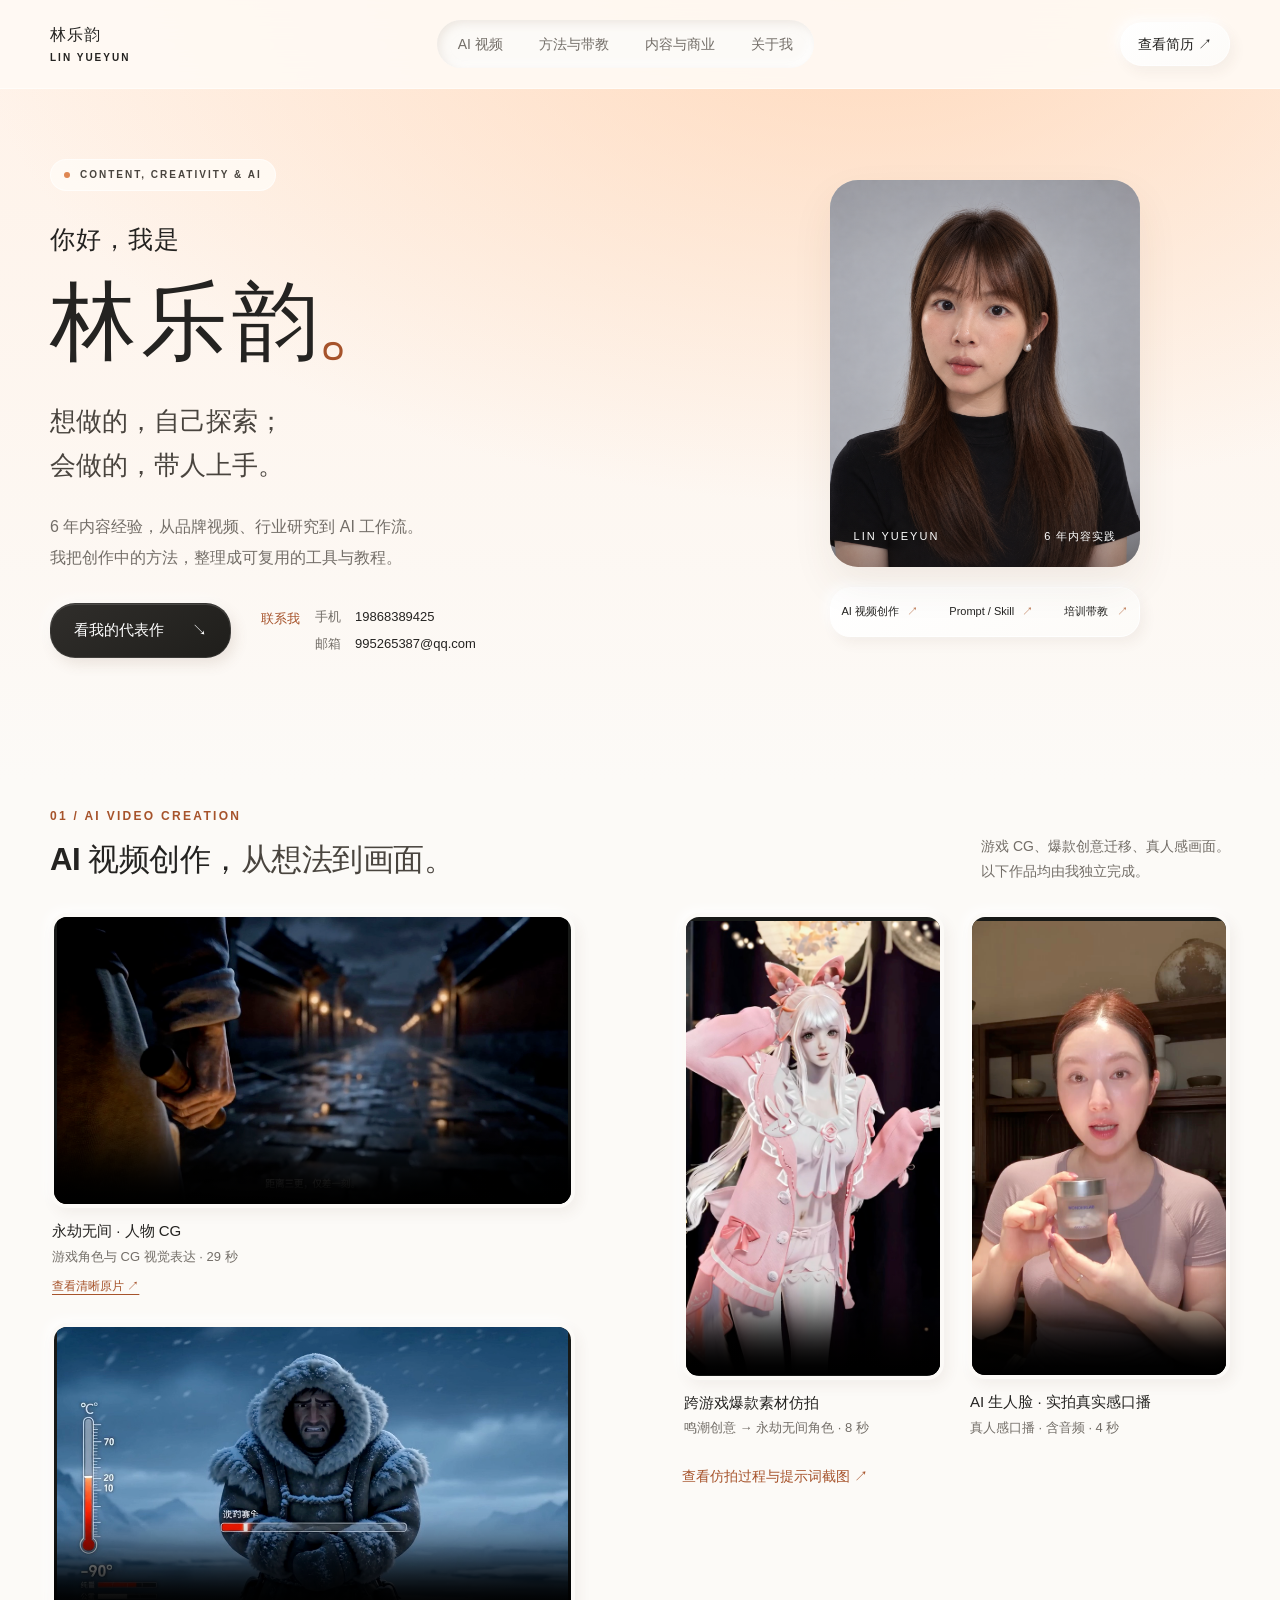
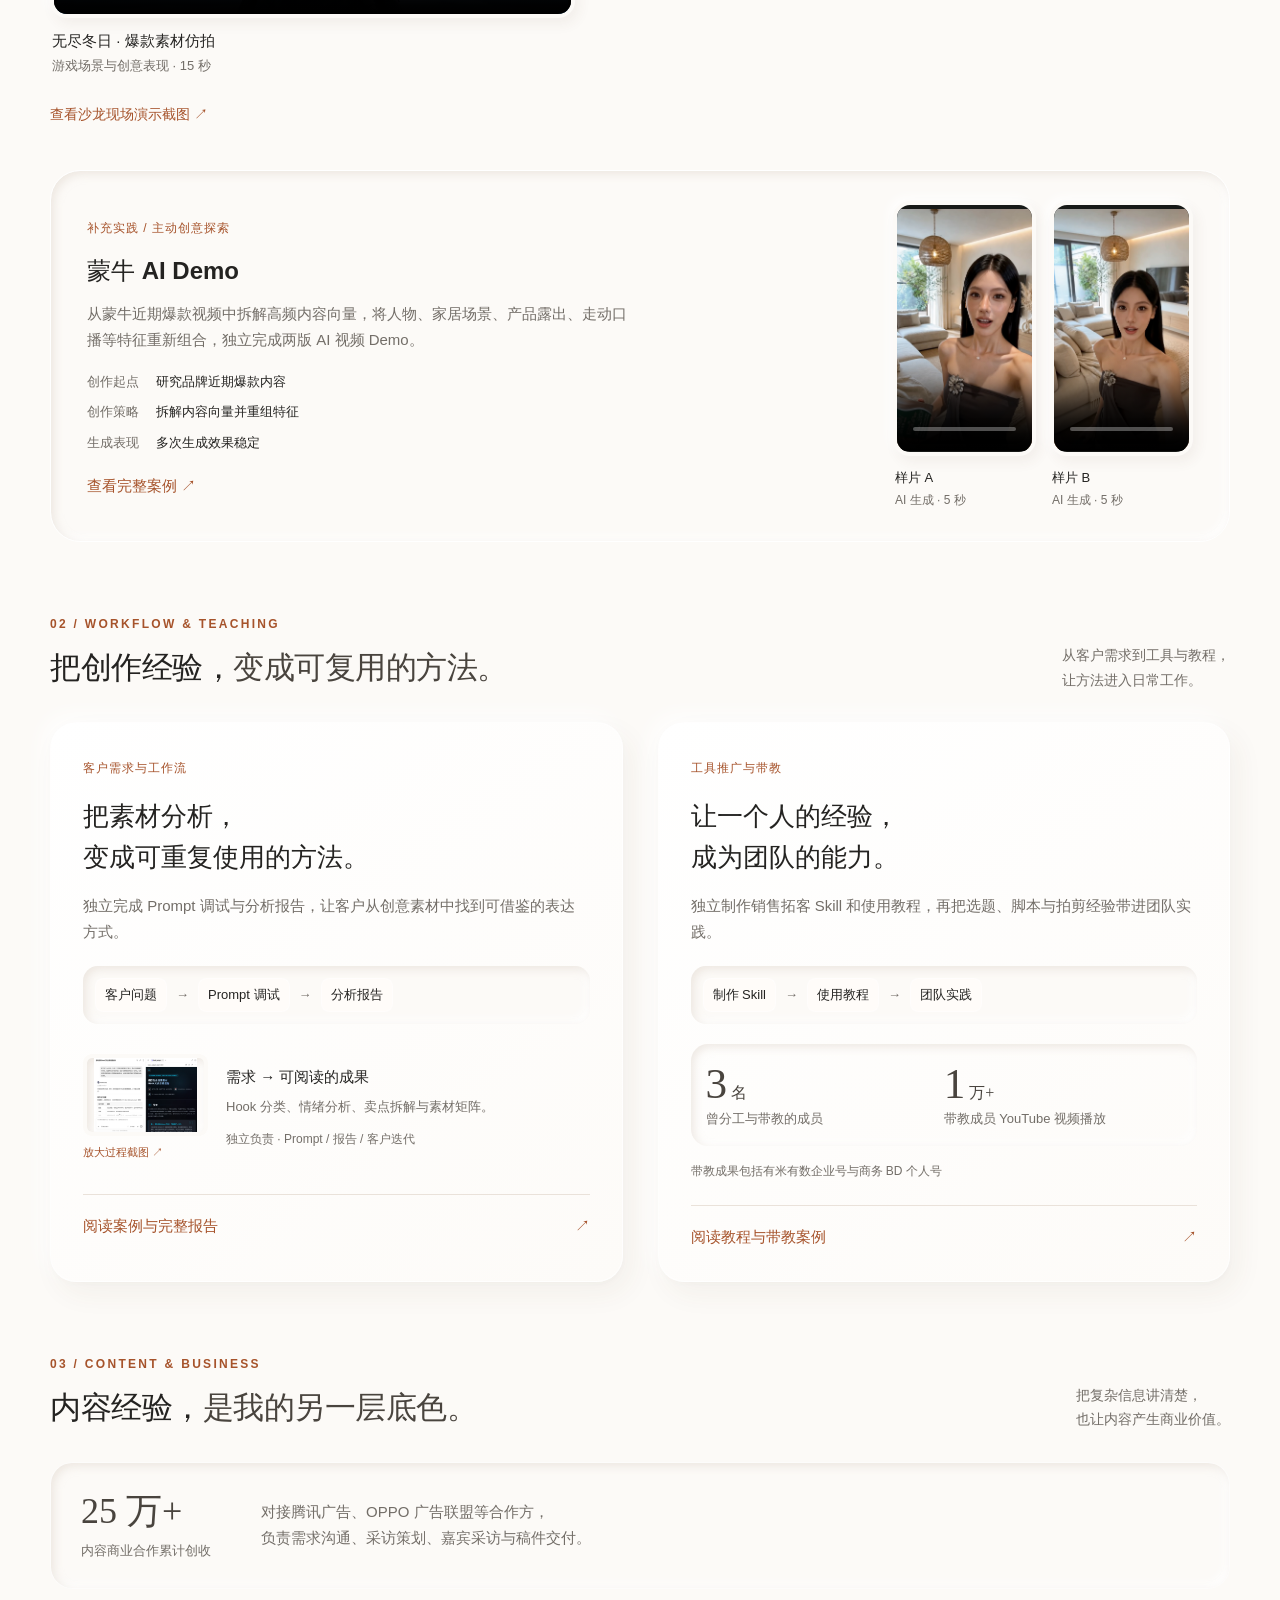
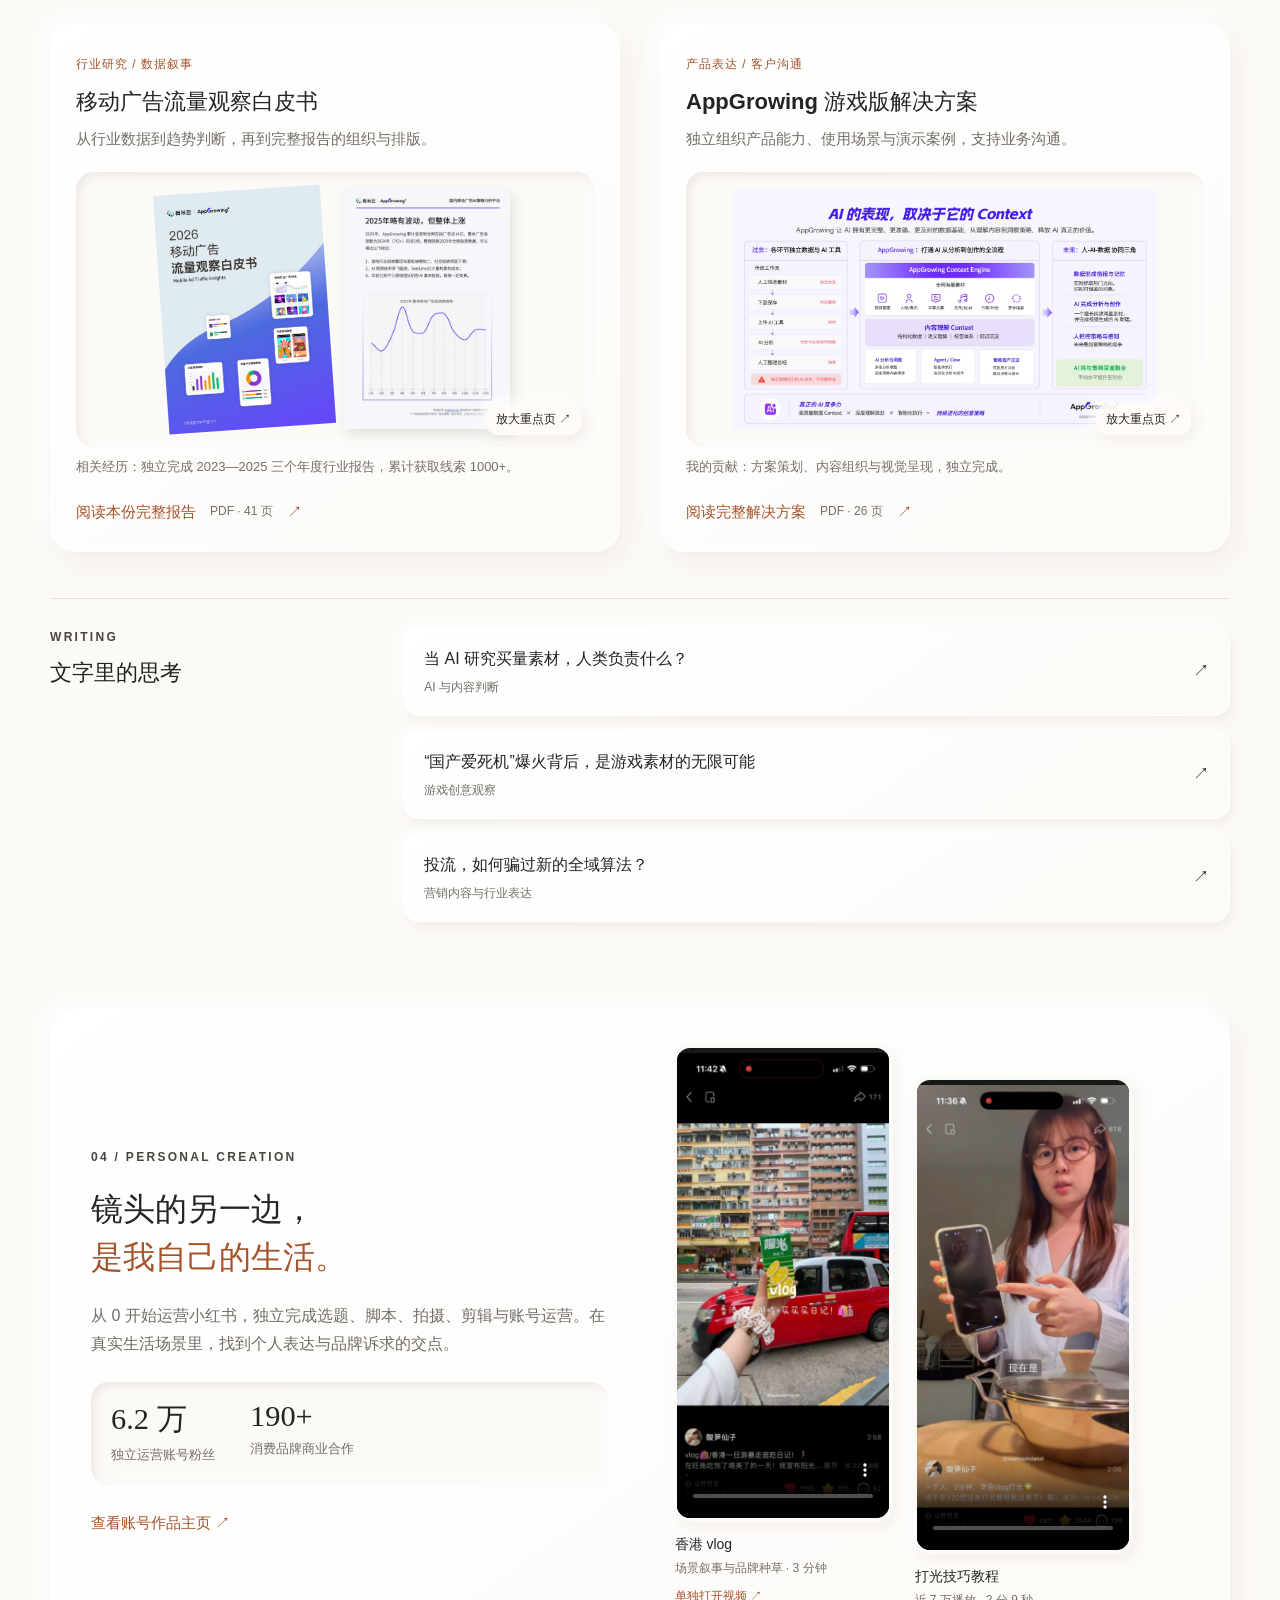
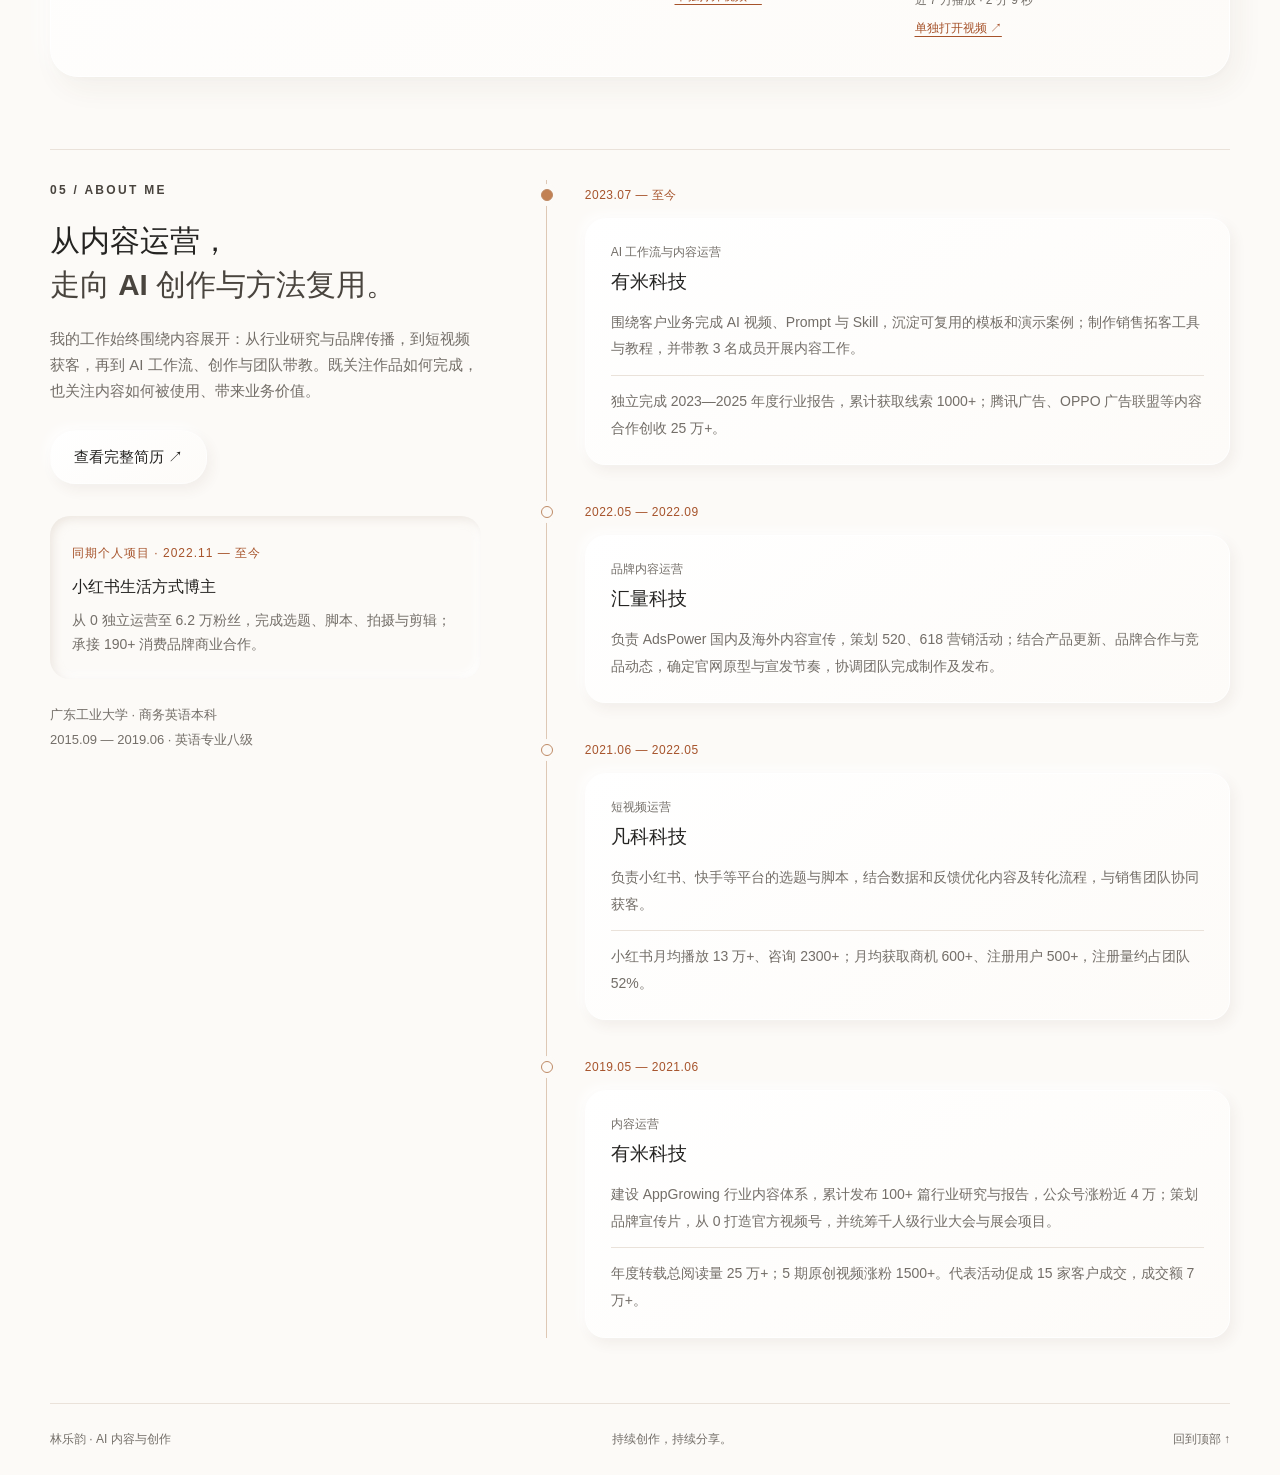
<file: index.html>
<!DOCTYPE html>
<html lang="zh-CN">
<head><meta charset="UTF-8"><meta name="viewport" content="width=device-width, initial-scale=1"><meta name="description" content="林乐韵的个人作品集：AI 视频创作、业务工作流、团队带教与内容商业化。"><meta name="theme-color" content="#fffaf6"><title>林乐韵 · AI 内容与创作作品集</title><link rel="icon" href="data:,"><link rel="stylesheet" href="style.css?v=20260927-2"></head>
<body>
<a class="skip" href="#main">跳至正文</a>
<header class="site-header"><div class="wrap header-inner"><a class="identity" href="index.html" aria-label="林乐韵作品集首页"><span>林乐韵 <small>LIN YUEYUN</small></span></a><nav aria-label="主导航"><a href="index.html#videos">AI 视频</a><a href="index.html#selected">方法与带教</a><a href="index.html#content">内容与商业</a><a href="index.html#about">关于我</a></nav><a class="button small" href="documents/resume.html?v=layout-2" target="_blank" rel="noopener">查看简历 ↗</a></div></header><main id="main">
<section class="hero wrap" aria-labelledby="intro-title">
<div class="hero-copy"><p class="eyebrow">CONTENT, CREATIVITY & AI</p><h1 id="intro-title">你好，我是<span>林乐韵<em>。</em></span></h1><p class="hero-position">想做的，自己探索；<br>会做的，带人上手。</p><p class="intro">6 年内容经验，从品牌视频、行业研究到 AI 工作流。<br class="desktop">我把创作中的方法，整理成可复用的工具与教程。</p><div class="hero-actions"><a class="button primary" href="#videos">看我的代表作 <span aria-hidden="true">↘</span></a><div class="home-contact" aria-label="联系方式"><span>联系我</span><dl><div><dt>手机</dt><dd>19868389425</dd></div><div><dt>邮箱</dt><dd>995265387@qq.com</dd></div></dl></div></div></div>
<div class="portrait-composition" aria-label="林乐韵个人形象照与技能展示">
<figure class="portrait-frame"><img class="portrait-photo" src="assets/leyun-portrait.png" alt="林乐韵个人形象照" width="1120" height="1404" fetchpriority="high"><figcaption><span>LIN YUEYUN</span><span>6 年内容实践</span></figcaption></figure>
<nav class="portrait-skills" aria-label="我的创作能力"><a href="#videos">AI 视频创作 <span aria-hidden="true">↗</span></a><a href="case.html?case=analysis">Prompt / Skill <span aria-hidden="true">↗</span></a><a href="case.html?case=teaching">培训带教 <span aria-hidden="true">↗</span></a></nav>
</div></section>
<section id="videos" class="section wrap"><div class="section-head"><div><p class="eyebrow">01 / AI VIDEO CREATION</p><h2>AI 视频创作，<span>从想法到画面。</span></h2></div><p>游戏 CG、爆款创意迁移、真人感画面。<br>以下作品均由我独立完成。</p></div><div class="video-wall"><div class="landscape-stack"><figure class="film landscape"><div class="video-frame"><video controls playsinline preload="none" poster="assets/naraka-cg.jpg" aria-label="永劫无间 · 人物 CG"><source src="works/naraka-cg-preview.mp4" type="video/mp4">你的浏览器不支持视频播放。<a href="works/naraka-cg-preview.mp4">打开视频</a></video></div><figcaption><h4>永劫无间 · 人物 CG</h4><p>游戏角色与 CG 视觉表达 · 29 秒</p><a class="original-link" href="works/naraka-cg.mp4" target="_blank" rel="noopener">查看清晰原片 ↗</a></figcaption></figure><figure class="film landscape"><div class="video-frame"><video controls playsinline preload="none" poster="assets/winter.jpg" aria-label="无尽冬日 · 爆款素材仿拍"><source src="works/winter.mp4" type="video/mp4">你的浏览器不支持视频播放。<a href="works/winter.mp4">打开视频</a></video></div><figcaption><h4>无尽冬日 · 爆款素材仿拍</h4><p>游戏场景与创意表现 · 15 秒</p></figcaption></figure><button class="text-link" data-image="live-demo" data-title="游戏沙龙 · 现场生成 AI 素材">查看沙龙现场演示截图 ↗</button></div><div class="portrait-pair"><figure class="film portrait"><div class="video-frame"><video controls playsinline preload="none" poster="assets/naraka-remake.jpg" aria-label="跨游戏爆款素材仿拍"><source src="works/naraka-remake.mp4" type="video/mp4">你的浏览器不支持视频播放。<a href="works/naraka-remake.mp4">打开视频</a></video></div><figcaption><h4>跨游戏爆款素材仿拍</h4><p>鸣潮创意 → 永劫无间角色 · 8 秒</p></figcaption></figure><figure class="film portrait speaking"><div class="video-frame"><video controls playsinline preload="none" poster="assets/human-speaking.jpg" aria-label="AI 生人脸 · 实拍真实感口播"><source src="works/human-speaking.mp4" type="video/mp4">你的浏览器不支持视频播放。<a href="works/human-speaking.mp4">打开视频</a></video></div><figcaption><h4>AI 生人脸 · 实拍真实感口播</h4><p>真人感口播 · 含音频 · 4 秒</p></figcaption></figure><button class="text-link" data-image="remake-process" data-title="爆款仿拍 · 生成过程与提示词截图">查看仿拍过程与提示词截图 ↗</button></div></div>
<article id="brand-case" class="brand-case supplementary-case"><div class="brand-copy"><span class="case-kicker">补充实践 / 主动创意探索</span><h3>蒙牛 AI Demo</h3><p>从蒙牛近期爆款视频中拆解高频内容向量，将人物、家居场景、产品露出、走动口播等特征重新组合，独立完成两版 AI 视频 Demo。</p><dl class="project-facts"><div><dt>创作起点</dt><dd>研究品牌近期爆款内容</dd></div><div><dt>创作策略</dt><dd>拆解内容向量并重组特征</dd></div><div><dt>生成表现</dt><dd>多次生成效果稳定</dd></div></dl><a class="text-link" href="case.html?case=mengniu">查看完整案例 ↗</a></div><div class="brand-media"><figure class="film portrait"><div class="video-frame"><video controls playsinline preload="none" poster="assets/mengniu-1.jpg" aria-label="样片 A"><source src="works/mengniu-1.mp4" type="video/mp4">你的浏览器不支持视频播放。<a href="works/mengniu-1.mp4">打开视频</a></video></div><figcaption><h4>样片 A</h4><p>AI 生成 · 5 秒</p></figcaption></figure><figure class="film portrait"><div class="video-frame"><video controls playsinline preload="none" poster="assets/mengniu-2.jpg" aria-label="样片 B"><source src="works/mengniu-2.mp4" type="video/mp4">你的浏览器不支持视频播放。<a href="works/mengniu-2.mp4">打开视频</a></video></div><figcaption><h4>样片 B</h4><p>AI 生成 · 5 秒</p></figcaption></figure></div></article>
</section>
<section id="selected" class="section wrap"><div class="section-head"><div><p class="eyebrow">02 / WORKFLOW & TEACHING</p><h2>把创作经验，<span>变成可复用的方法。</span></h2></div><p>从客户需求到工具与教程，<br>让方法进入日常工作。</p></div>


<div class="case-grid">
<article id="workflow-case" class="case-card"><span class="case-kicker">客户需求与工作流</span><h3>把素材分析，<br>变成可重复使用的方法。</h3><p>独立完成 Prompt 调试与分析报告，让客户从创意素材中找到可借鉴的表达方式。</p><div class="workflow" aria-label="工作流"><span>客户问题</span><b>→</b><span>Prompt 调试</span><b>→</b><span>分析报告</span></div><div class="case-evidence"><button class="evidence-thumb" data-image="prompt-process" data-title="客户需求与 Hook 提示词调试"><img src="assets/prompt-process.jpg" alt="Hook 分析提示词调试过程" loading="lazy"><span>放大过程截图 ↗</span></button><div><strong>需求 → 可阅读的成果</strong><p>Hook 分类、情绪分析、卖点拆解与素材矩阵。</p><span class="role-label">独立负责 · Prompt / 报告 / 客户迭代</span></div></div><a class="text-link" href="case.html?case=analysis">阅读案例与完整报告 <span>↗</span></a></article>
<article id="teaching-case" class="case-card"><span class="case-kicker">工具推广与带教</span><h3>让一个人的经验，<br>成为团队的能力。</h3><p>独立制作销售拓客 Skill 和使用教程，再把选题、脚本与拍剪经验带进团队实践。</p><div class="workflow" aria-label="复用流程"><span>制作 Skill</span><b>→</b><span>使用教程</span><b>→</b><span>团队实践</span></div><div class="teaching-results"><div><strong>3<span> 名</span></strong><p>曾分工与带教的成员</p></div><div><strong>1<span> 万+</span></strong><p>带教成员 YouTube 视频播放</p></div></div><p class="role-label">带教成果包括有米有数企业号与商务 BD 个人号</p><a class="text-link" href="case.html?case=teaching">阅读教程与带教案例 <span>↗</span></a></article>
</div></section>
<section id="content" class="section wrap"><div class="section-head"><div><p class="eyebrow">03 / CONTENT & BUSINESS</p><h2>内容经验，<span>是我的另一层底色。</span></h2></div><p>把复杂信息讲清楚，<br>也让内容产生商业价值。</p></div>
<div class="business-strip"><div><strong>25 万+</strong><span>内容商业合作累计创收</span></div><p>对接腾讯广告、OPPO 广告联盟等合作方，<br>负责需求沟通、采访策划、嘉宾采访与稿件交付。</p></div>
<div class="document-grid"><article class="document-card"><div class="document-heading"><span class="case-kicker">行业研究 / 数据叙事</span><h3>移动广告流量观察白皮书</h3><p>从行业数据到趋势判断，再到完整报告的组织与排版。</p></div><button class="report-spread" data-image="industry-report-p7" data-title="白皮书第 7 页 · 趋势分析与图表表达"><img class="cover" src="assets/industry-report.jpg" alt="白皮书封面" loading="lazy"><img src="assets/industry-report-p7.jpg" alt="白皮书第7页：趋势判断与数据图表" loading="lazy"><span>放大重点页 ↗</span></button><p class="document-context">相关经历：独立完成 2023—2025 三个年度行业报告，累计获取线索 1000+。</p><a class="text-link" href="documents/industry.html" target="_blank" rel="noopener">阅读本份完整报告 <small>PDF · 41 页</small> ↗</a></article>
<article class="document-card"><div class="document-heading"><span class="case-kicker">产品表达 / 客户沟通</span><h3>AppGrowing 游戏版解决方案</h3><p>独立组织产品能力、使用场景与演示案例，支持业务沟通。</p></div><button class="solution-preview" data-image="game-solution-p4" data-title="游戏方案第 4 页 · AI Context 与产品价值"><img src="assets/game-solution-p4.jpg" alt="游戏解决方案第4页：AI Context 与产品价值" loading="lazy"><span>放大重点页 ↗</span></button><p class="document-context">我的贡献：方案策划、内容组织与视觉呈现，独立完成。</p><a class="text-link" href="documents/game.html" target="_blank" rel="noopener">阅读完整解决方案 <small>PDF · 26 页</small> ↗</a></article></div>
<div class="article-list"><div><p class="eyebrow">WRITING</p><h3>文字里的思考</h3></div><div class="article-links"><a href="https://mp.weixin.qq.com/s/oiiEQrIqpih7yCWzAsZEaQ" target="_blank" rel="noopener"><div>当 AI 研究买量素材，人类负责什么？<small>AI 与内容判断</small></div><i>↗</i></a><a href="https://mp.weixin.qq.com/s/zdKBguPBOkEx1RFWNTe46Q" target="_blank" rel="noopener"><div>“国产爱死机”爆火背后，是游戏素材的无限可能<small>游戏创意观察</small></div><i>↗</i></a><a href="https://mp.weixin.qq.com/s/V5sh86A0Rzg6lhBGHSo7Rg" target="_blank" rel="noopener"><div>投流，如何骗过新的全域算法？<small>营销内容与行业表达</small></div><i>↗</i></a></div></div>
</section>
<section id="creator" class="section wrap"><div class="creator-panel"><div class="creator-copy"><p class="eyebrow">04 / PERSONAL CREATION</p><h2>镜头的另一边，<br><span>是我自己的生活。</span></h2><p>从 0 开始运营小红书，独立完成选题、脚本、拍摄、剪辑与账号运营。在真实生活场景里，找到个人表达与品牌诉求的交点。</p><div class="creator-stats"><div><strong>6.2 万</strong><span>独立运营账号粉丝</span></div><div><strong>190+</strong><span>消费品牌商业合作</span></div></div><button class="text-link" data-image="creator-profile" data-title="小红书 · 账号作品主页">查看账号作品主页 ↗</button></div><div class="creator-videos"><figure class="film tall"><div class="video-frame"><video controls playsinline preload="none" poster="assets/hongkong.jpg" aria-label="香港 vlog"><source src="works/hongkong-preview.mp4" type="video/mp4">你的浏览器不支持视频播放。<a href="works/hongkong-preview.mp4">打开视频</a></video></div><figcaption><h4>香港 vlog</h4><p>场景叙事与品牌种草 · 3 分钟</p><a class="original-link" href="works/hongkong-preview.mp4" target="_blank" rel="noopener">单独打开视频 ↗</a></figcaption></figure><figure class="film tall"><div class="video-frame"><video controls playsinline preload="none" poster="assets/lighting.jpg" aria-label="打光技巧教程"><source src="works/lighting-preview.mp4" type="video/mp4">你的浏览器不支持视频播放。<a href="works/lighting-preview.mp4">打开视频</a></video></div><figcaption><h4>打光技巧教程</h4><p>近 7 万播放 · 2 分 9 秒</p><a class="original-link" href="works/lighting-preview.mp4" target="_blank" rel="noopener">单独打开视频 ↗</a></figcaption></figure></div></div></section>
<section id="about" class="section wrap"><div class="about-panel"><div class="about-intro"><p class="eyebrow">05 / ABOUT ME</p><h2>从内容运营，<br><span>走向 AI 创作与方法复用。</span></h2><p>我的工作始终围绕内容展开：从行业研究与品牌传播，到短视频获客，再到 AI 工作流、创作与团队带教。既关注作品如何完成，也关注内容如何被使用、带来业务价值。</p><div class="hero-actions"><a class="button" href="documents/resume.html?v=layout-2" target="_blank" rel="noopener">查看完整简历 ↗</a></div><aside class="parallel-project"><span class="case-kicker">同期个人项目 · 2022.11 — 至今</span><h3>小红书生活方式博主</h3><p>从 0 独立运营至 6.2 万粉丝，完成选题、脚本、拍摄与剪辑；承接 190+ 消费品牌商业合作。</p></aside><p class="education-note">广东工业大学 · 商务英语本科<br>2015.09 — 2019.06 · 英语专业八级</p></div>
<ol class="career-timeline" aria-label="重点工作经历时间轴">
<li><time>2023.07 — 至今</time><article><p class="career-role">AI 工作流与内容运营</p><h3>有米科技</h3><p>围绕客户业务完成 AI 视频、Prompt 与 Skill，沉淀可复用的模板和演示案例；制作销售拓客工具与教程，并带教 3 名成员开展内容工作。</p><p class="career-result">独立完成 2023—2025 年度行业报告，累计获取线索 1000+；腾讯广告、OPPO 广告联盟等内容合作创收 25 万+。</p></article></li>
<li><time>2022.05 — 2022.09</time><article><p class="career-role">品牌内容运营</p><h3>汇量科技</h3><p>负责 AdsPower 国内及海外内容宣传，策划 520、618 营销活动；结合产品更新、品牌合作与竞品动态，确定官网原型与宣发节奏，协调团队完成制作及发布。</p></article></li>
<li><time>2021.06 — 2022.05</time><article><p class="career-role">短视频运营</p><h3>凡科科技</h3><p>负责小红书、快手等平台的选题与脚本，结合数据和反馈优化内容及转化流程，与销售团队协同获客。</p><p class="career-result">小红书月均播放 13 万+、咨询 2300+；月均获取商机 600+、注册用户 500+，注册量约占团队 52%。</p></article></li>
<li><time>2019.05 — 2021.06</time><article><p class="career-role">内容运营</p><h3>有米科技</h3><p>建设 AppGrowing 行业内容体系，累计发布 100+ 篇行业研究与报告，公众号涨粉近 4 万；策划品牌宣传片，从 0 打造官方视频号，并统筹千人级行业大会与展会项目。</p><p class="career-result">年度转载总阅读量 25 万+；5 期原创视频涨粉 1500+。代表活动促成 15 家客户成交，成交额 7 万+。</p></article></li>
</ol></div></section>
</main><footer class="wrap"><span>林乐韵 · AI 内容与创作</span><span>持续创作，持续分享。</span><a href="#main">回到顶部 ↑</a></footer>
<dialog id="viewer" aria-labelledby="viewer-title"><div class="dialog-head"><h2 id="viewer-title"></h2><button class="icon-button" id="close-viewer" aria-label="关闭预览">×</button></div><div id="viewer-content"></div></dialog><script src="app.js?v=documents-1"></script></body></html>
</file>
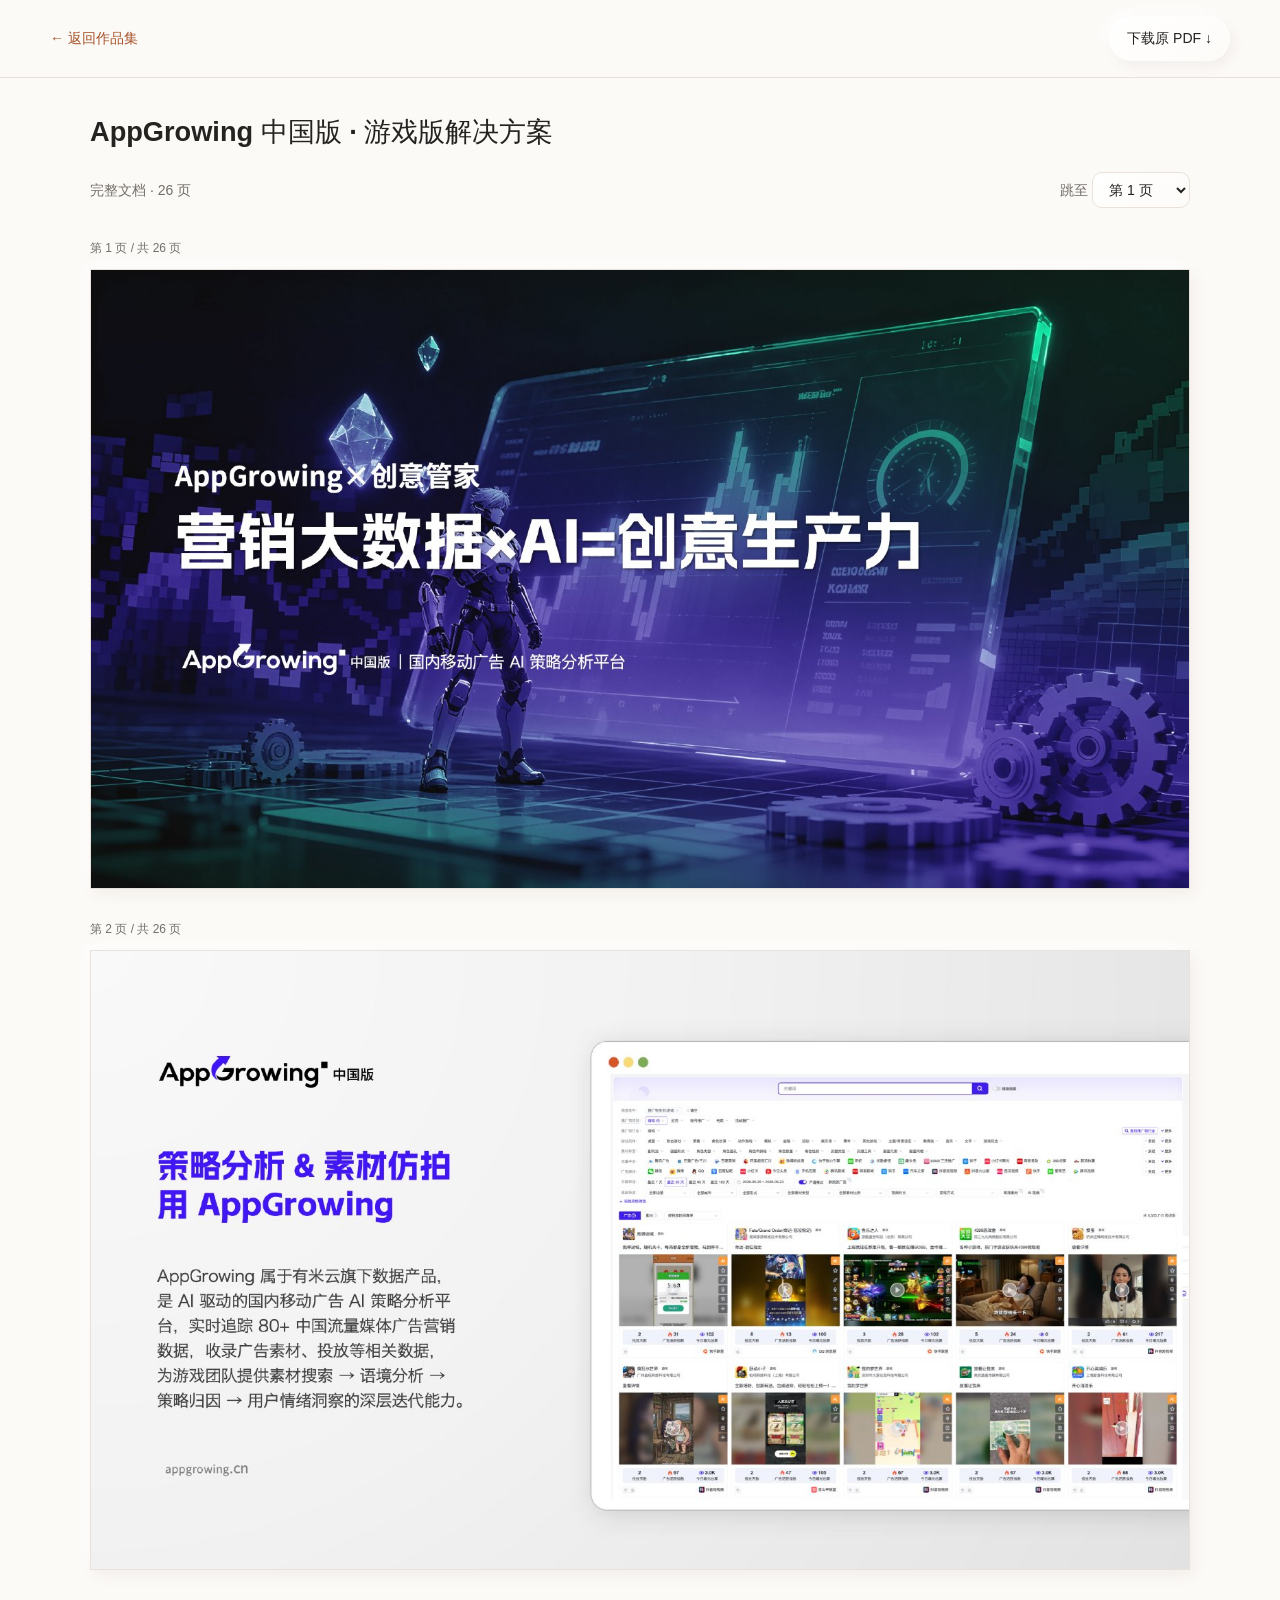
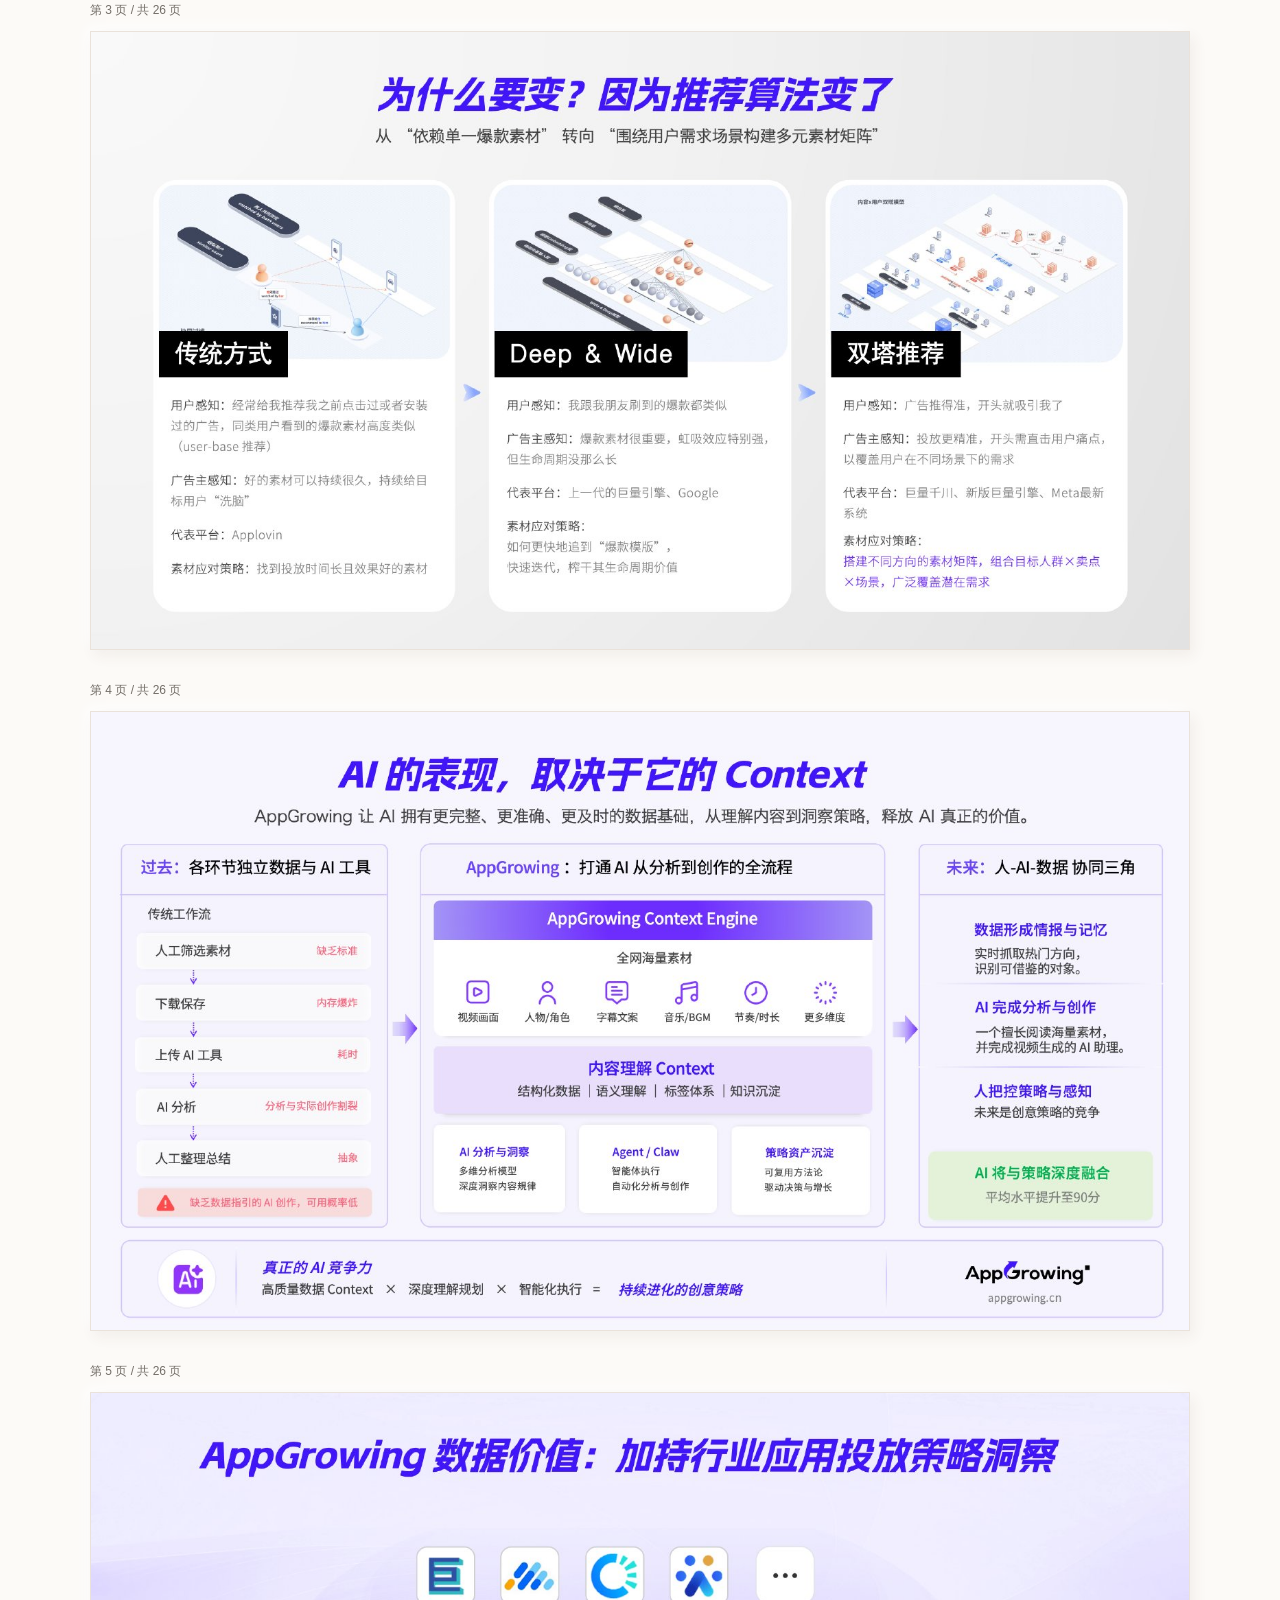
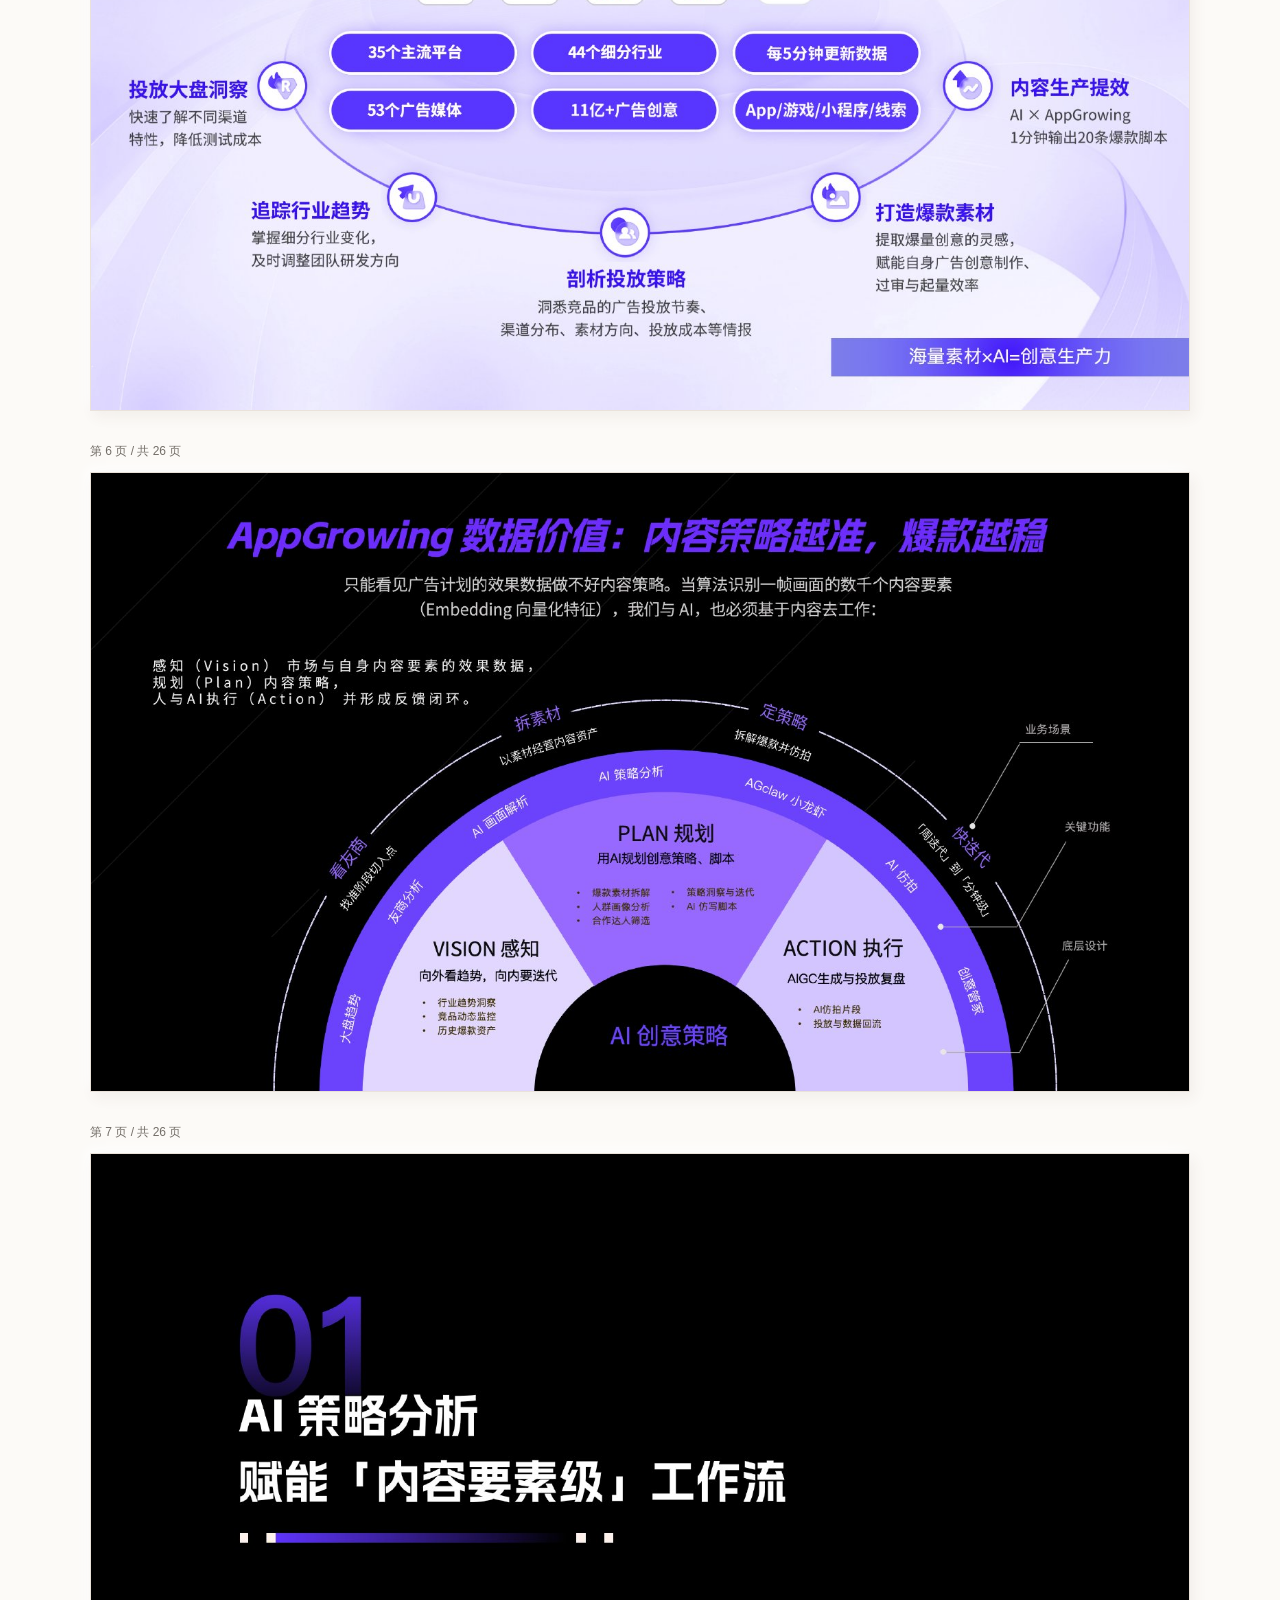
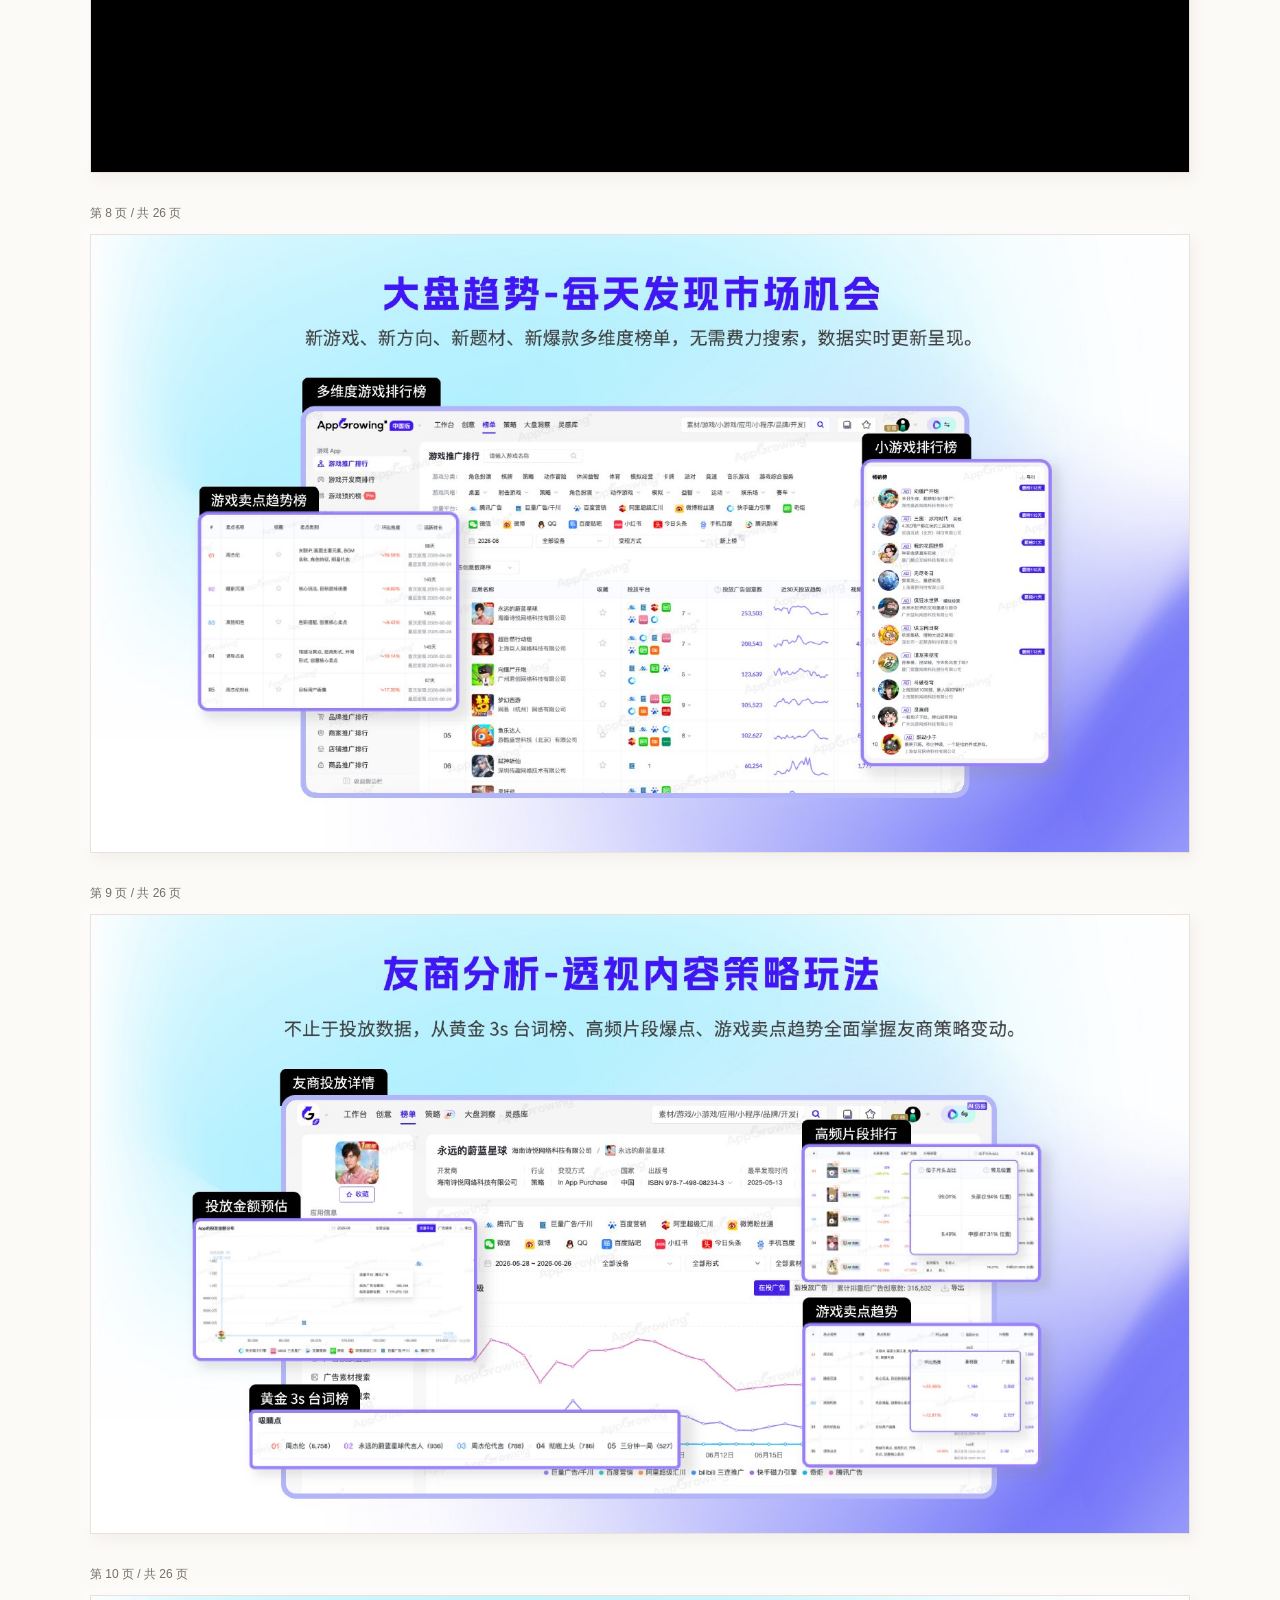
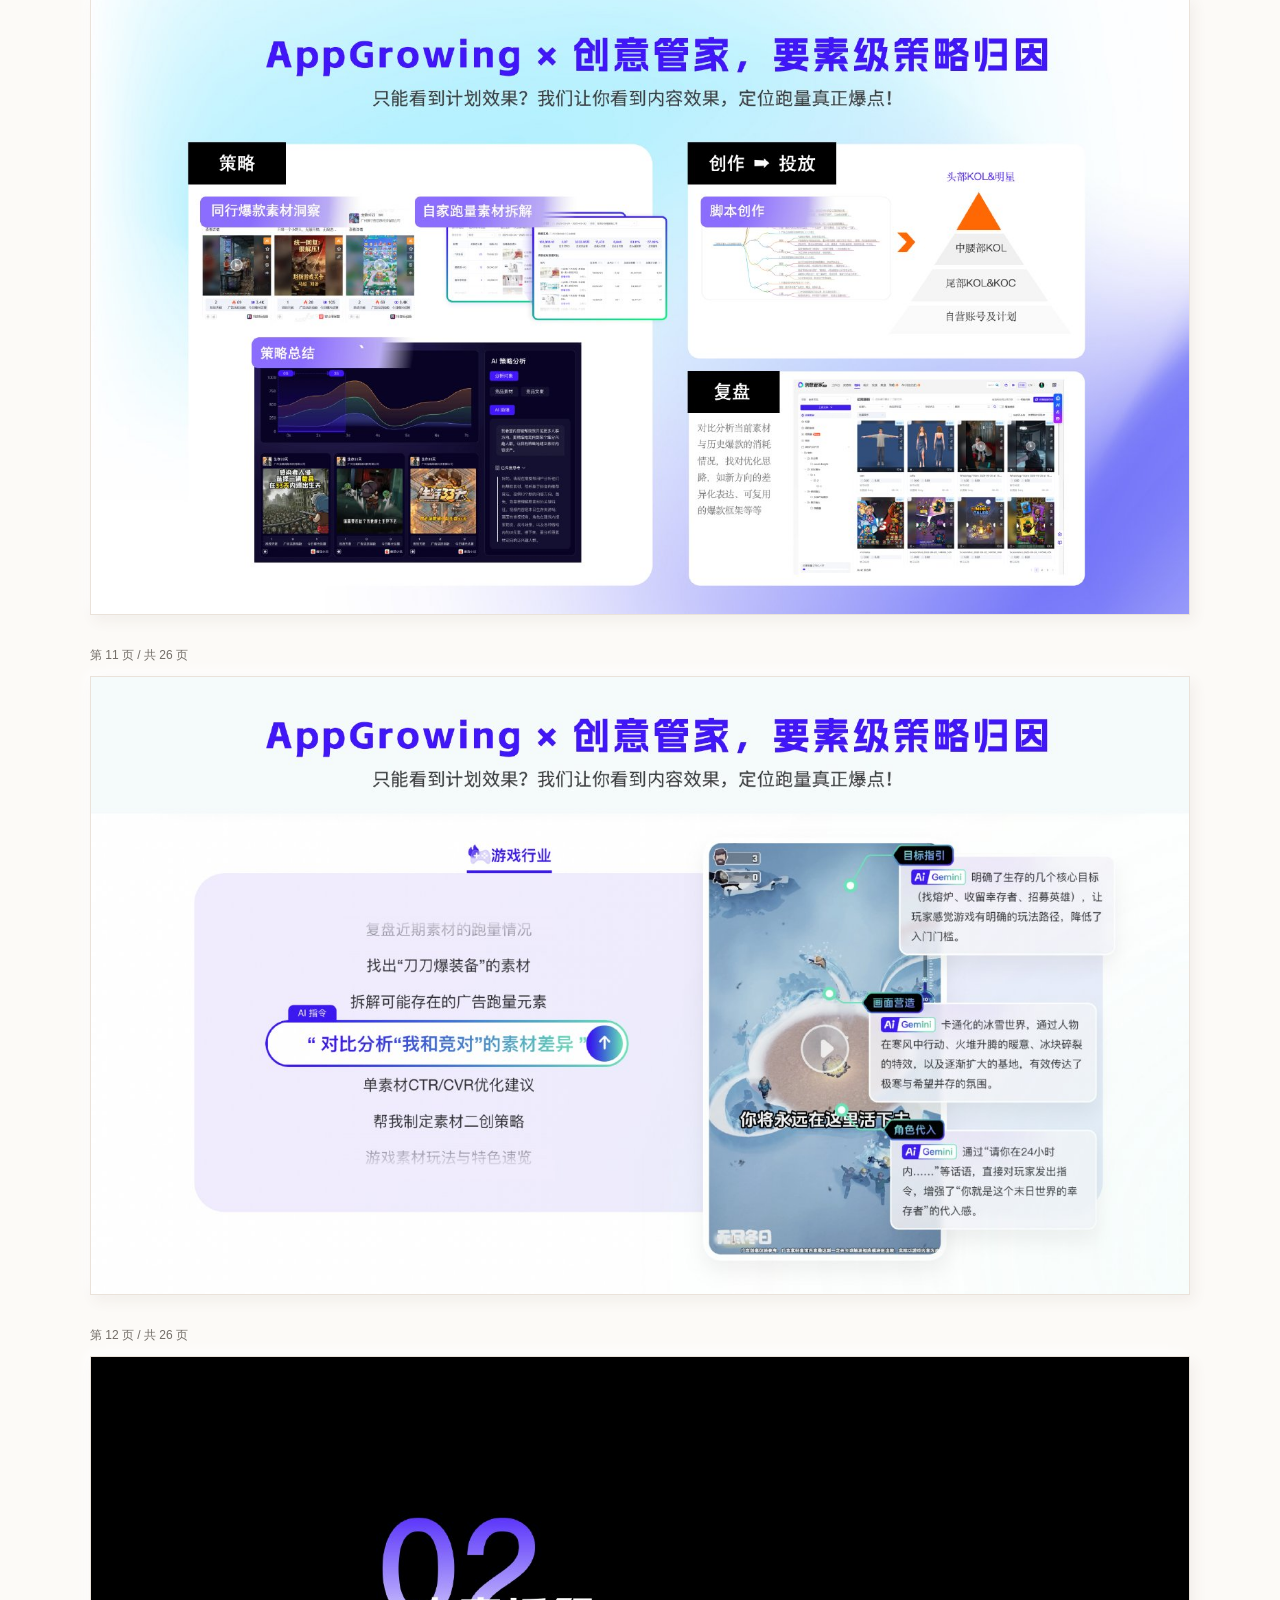
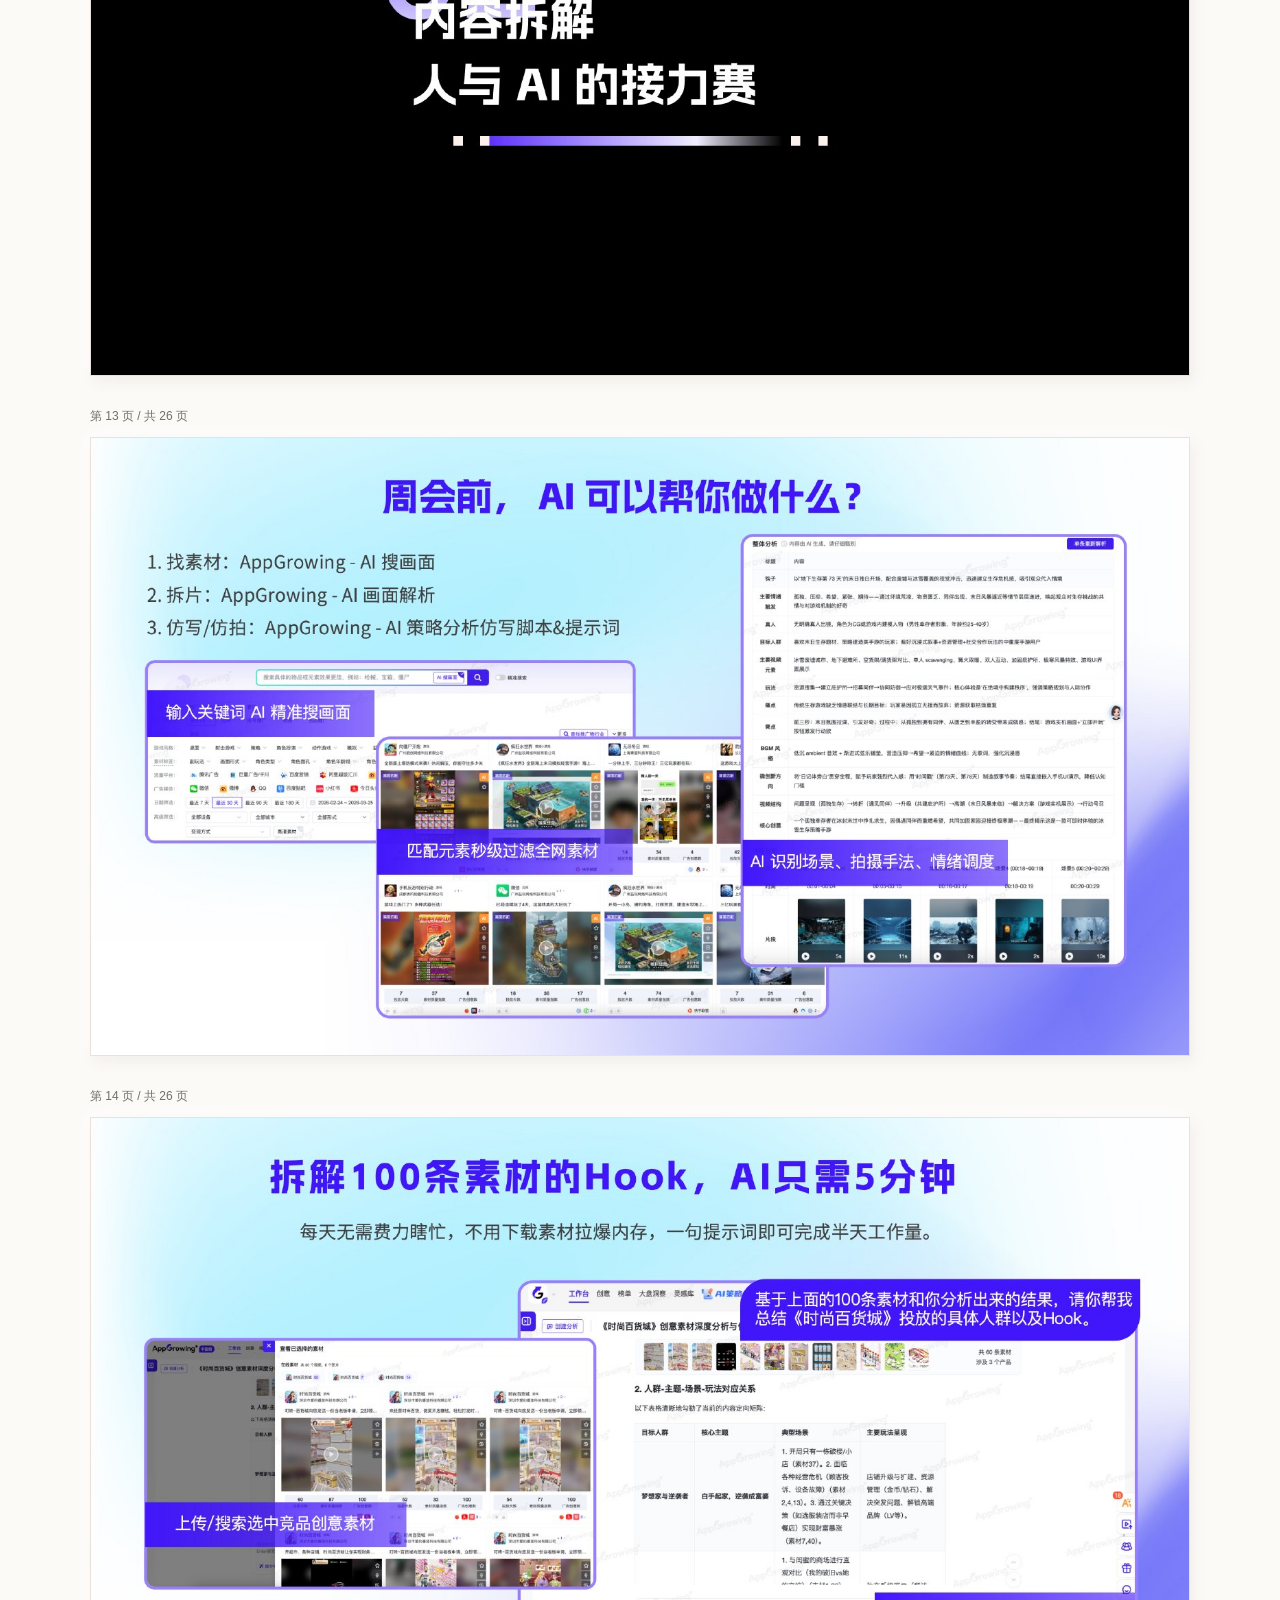
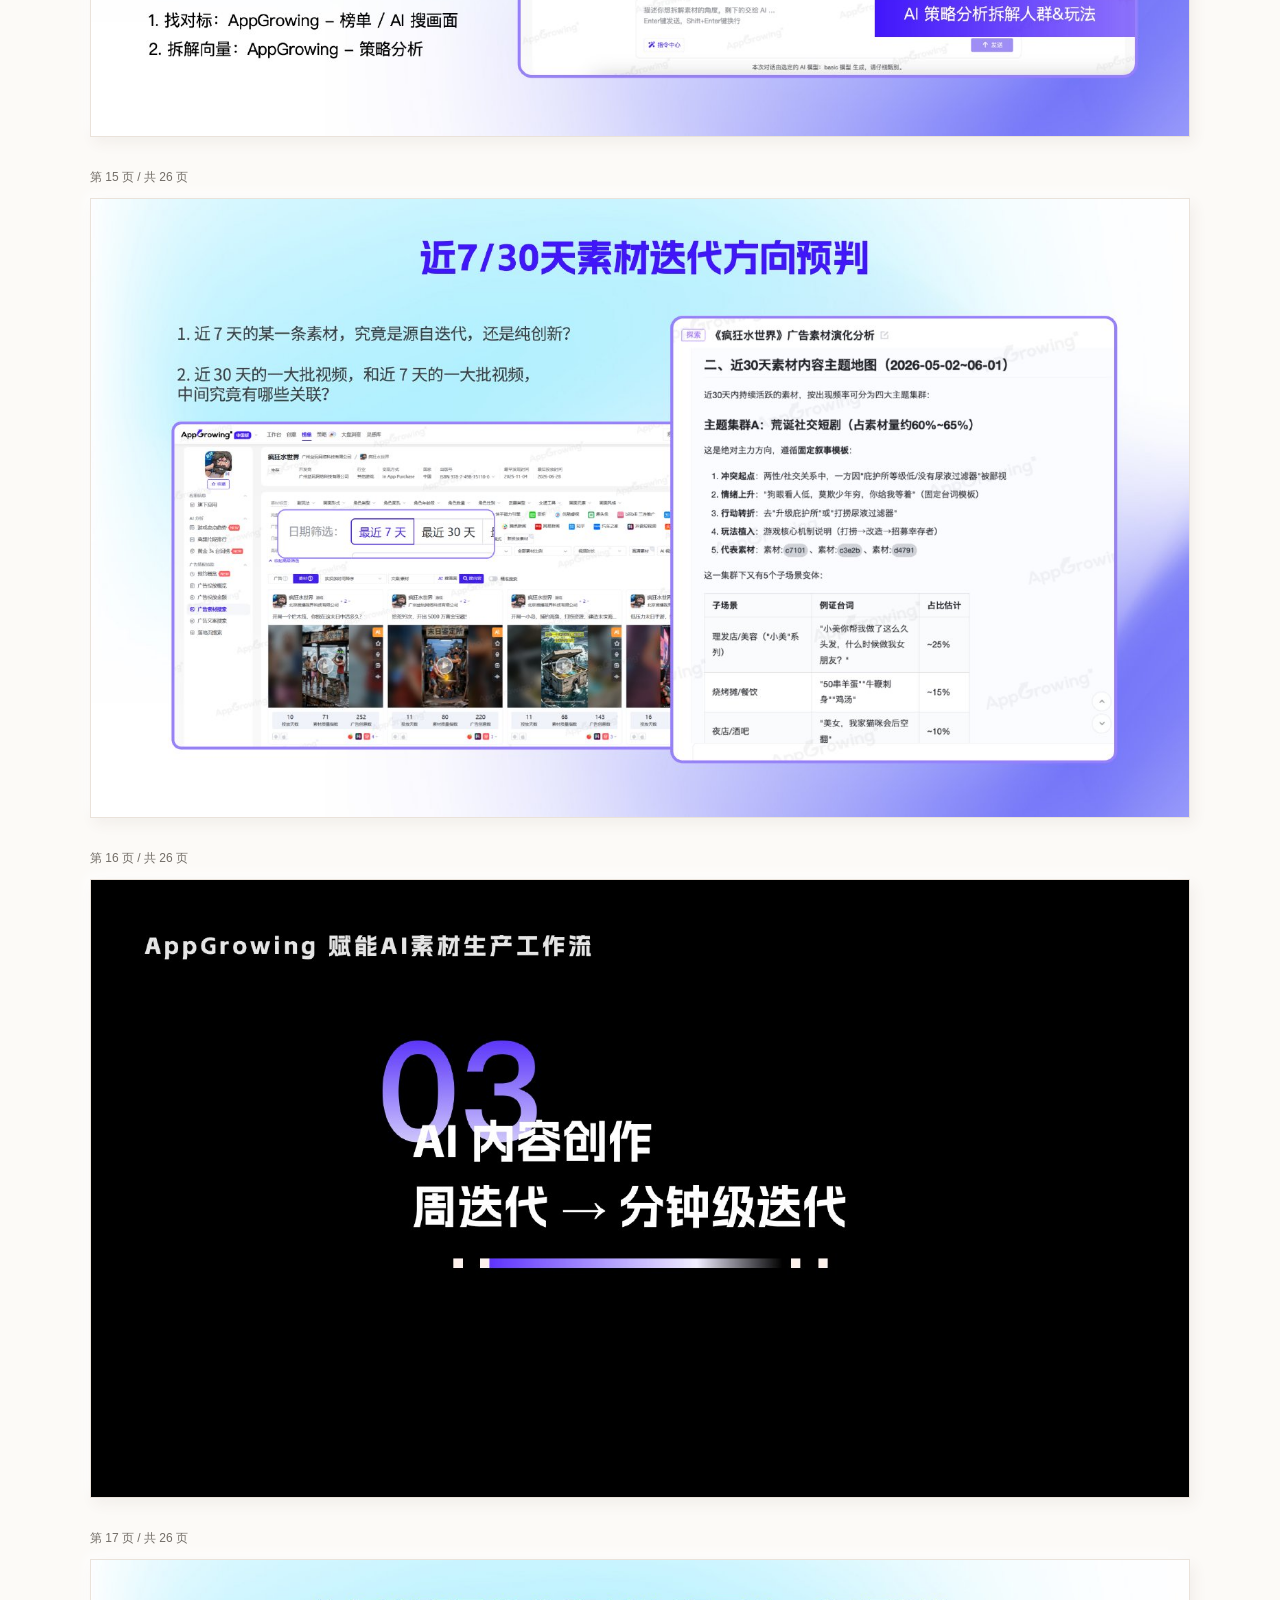
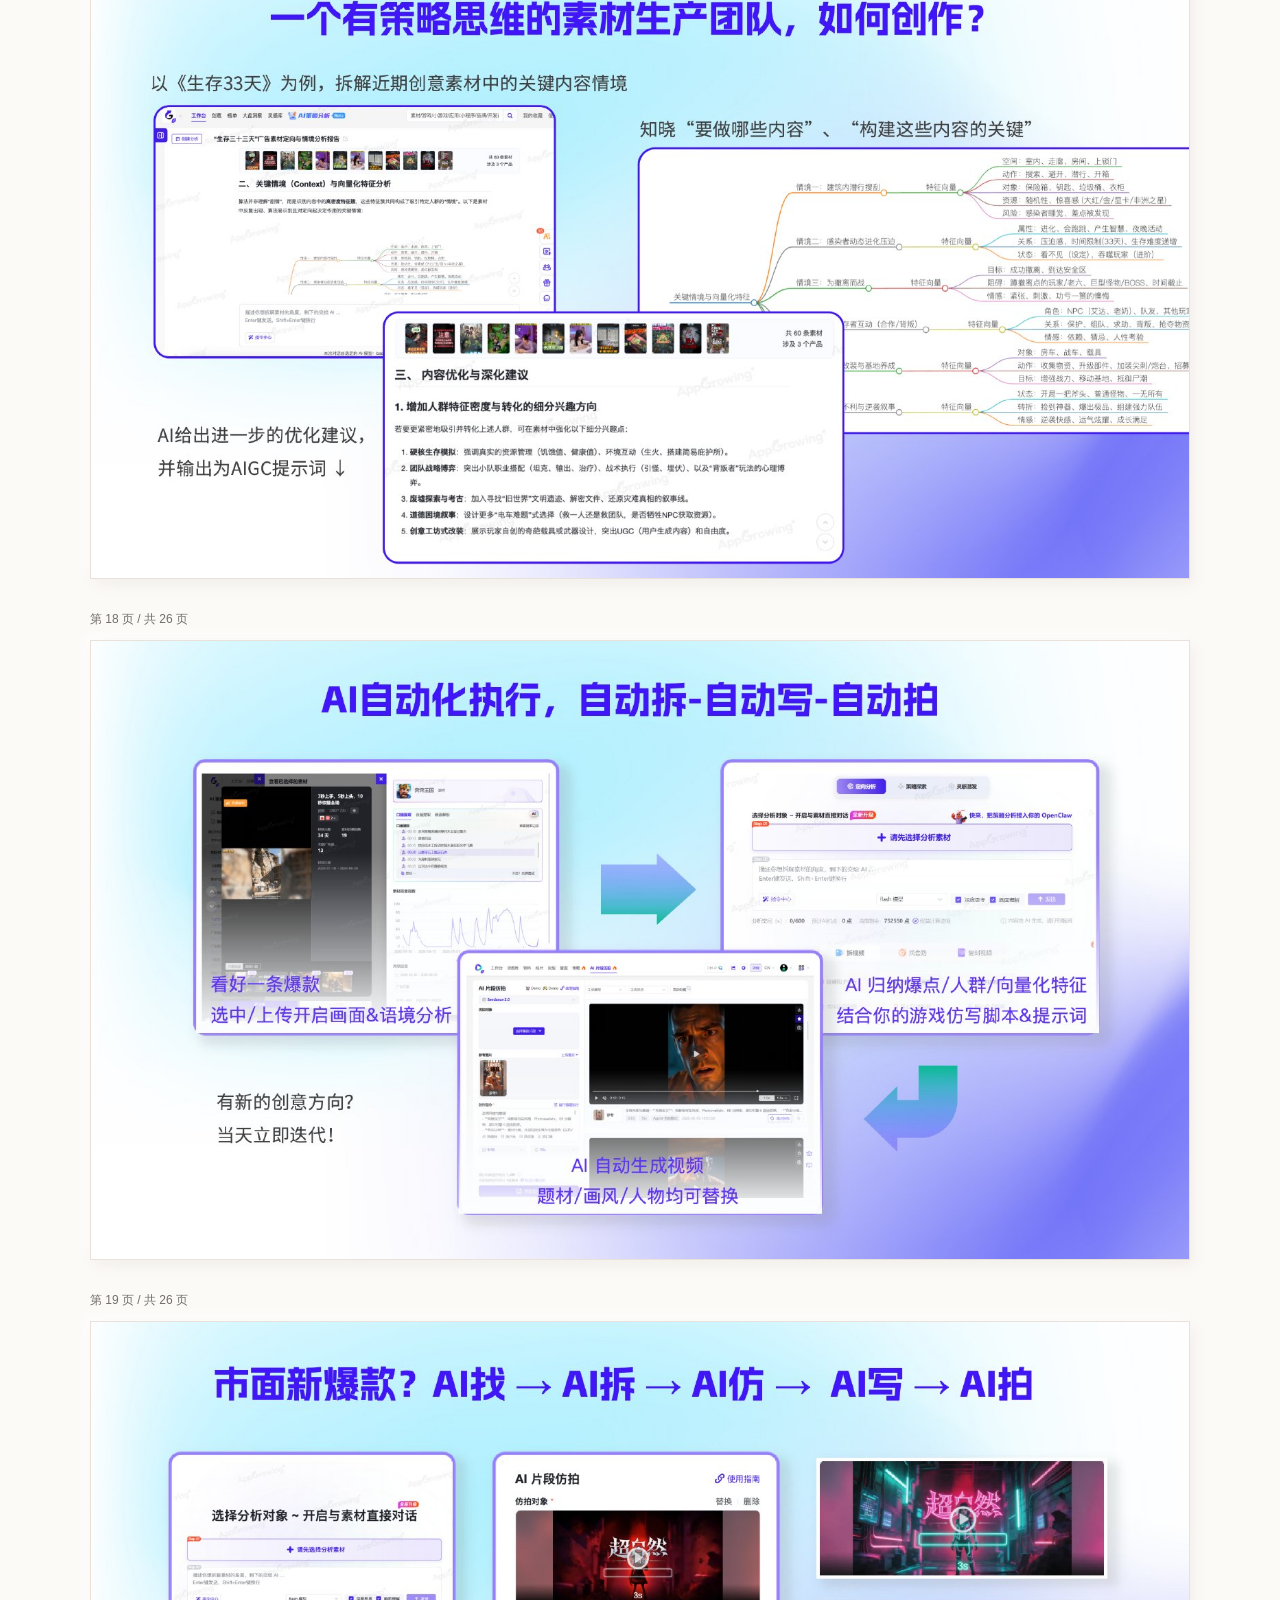
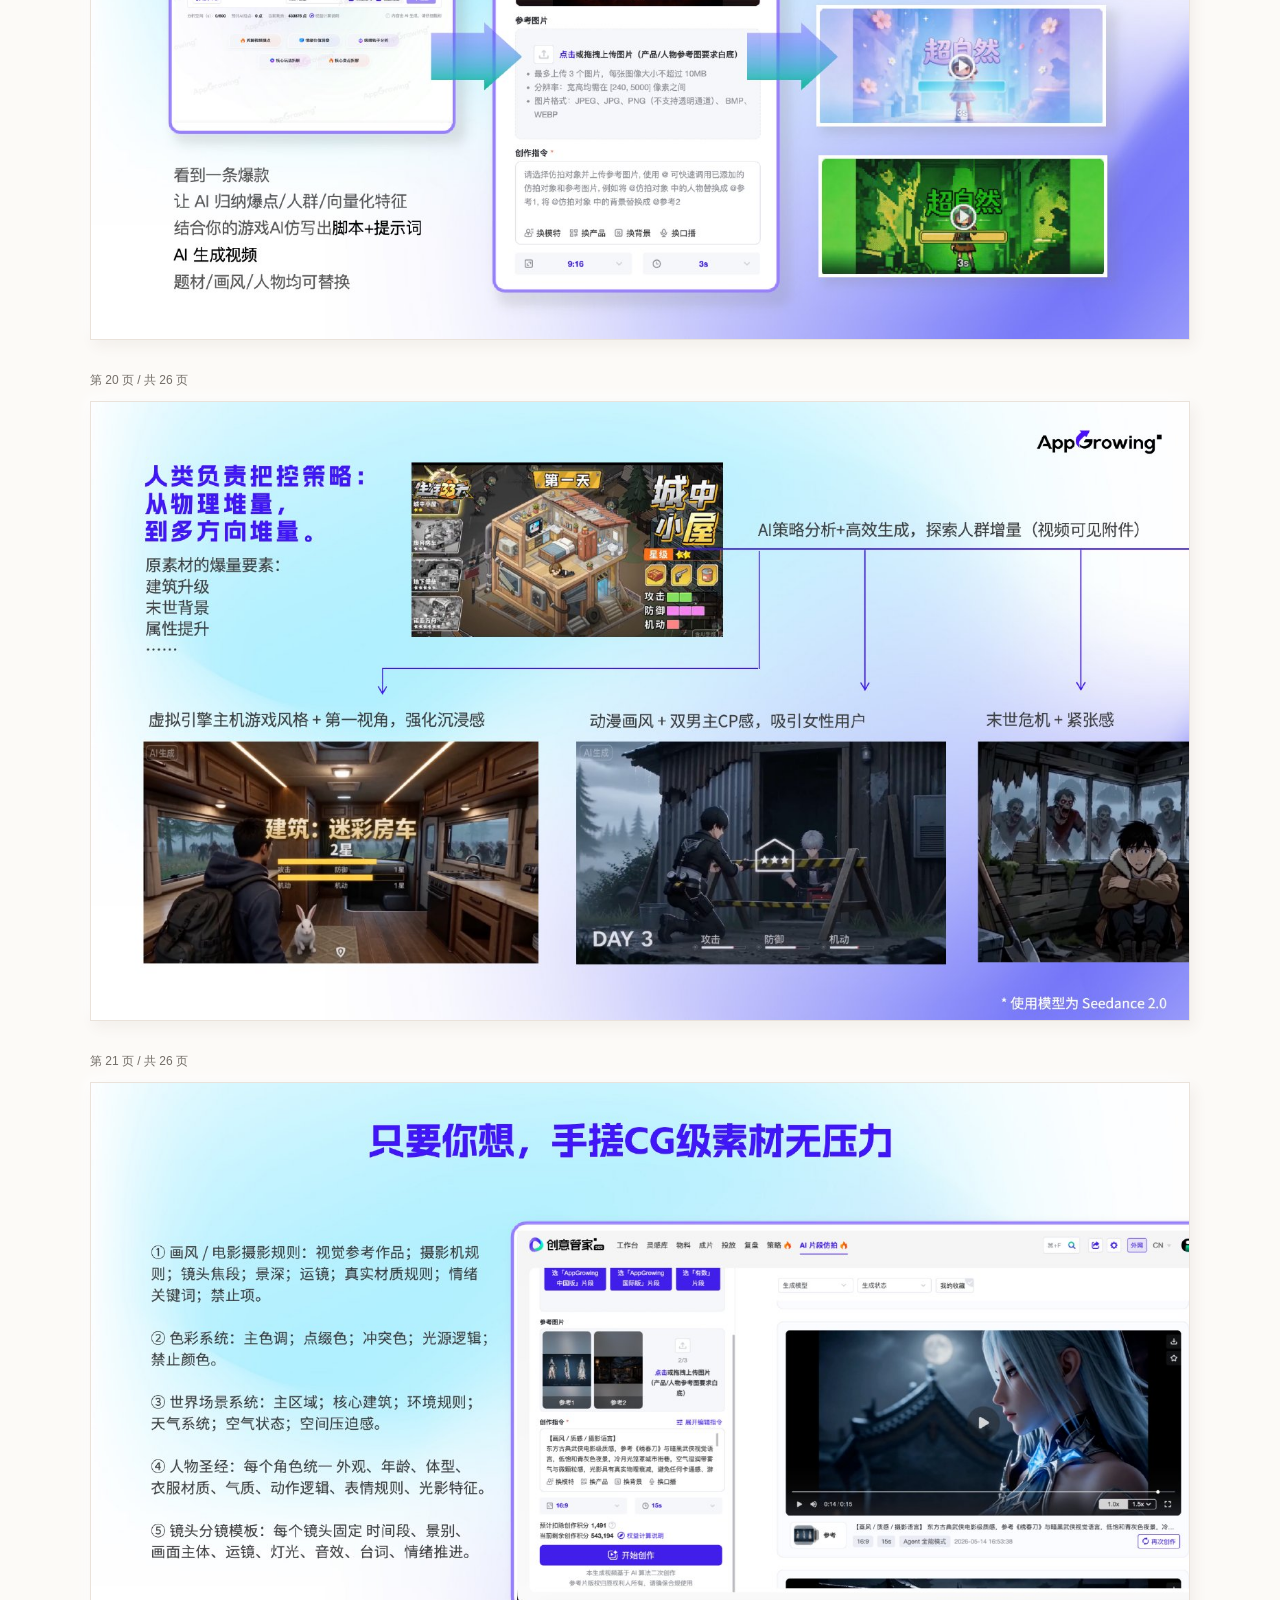
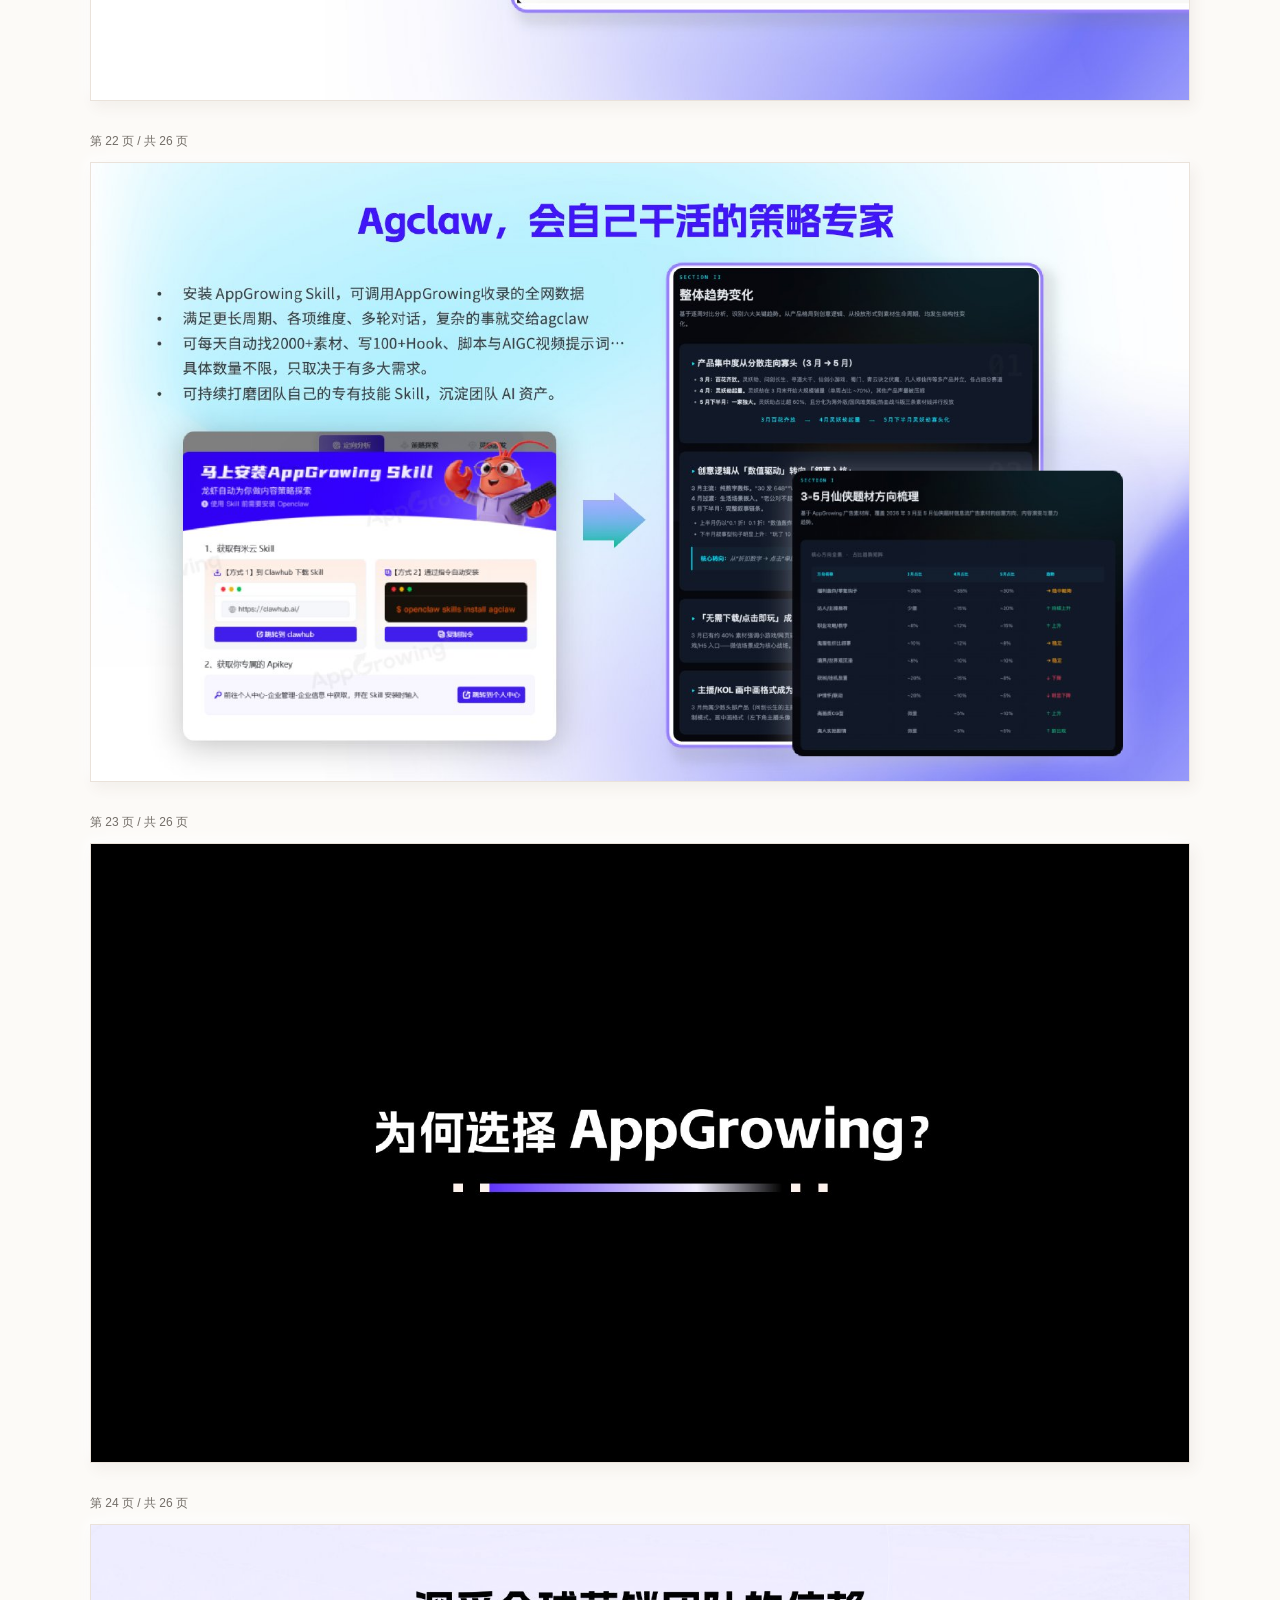
<file: documents/game.html>
<!DOCTYPE html><html lang="zh-CN"><head><meta charset="utf-8"><meta name="viewport" content="width=device-width, initial-scale=1"><title>AppGrowing 中国版 · 游戏版解决方案 · 林乐韵作品集</title><link rel="stylesheet" href="../style.css?v=documents-1"></head><body class="document-reader"><header class="reader-header"><div class="wrap"><a class="back-link" href="../index.html#content">← 返回作品集</a><a class="button small" href="../works/game-solution.pdf" download>下载原 PDF ↓</a></div></header><main class="wrap reader-main"><h1>AppGrowing 中国版 · 游戏版解决方案</h1><div class="reader-tools"><span>完整文档 · 26 页</span><label>跳至 <select id="page-select" aria-label="跳至页码"><option value="page-1">第 1 页</option><option value="page-2">第 2 页</option><option value="page-3">第 3 页</option><option value="page-4">第 4 页</option><option value="page-5">第 5 页</option><option value="page-6">第 6 页</option><option value="page-7">第 7 页</option><option value="page-8">第 8 页</option><option value="page-9">第 9 页</option><option value="page-10">第 10 页</option><option value="page-11">第 11 页</option><option value="page-12">第 12 页</option><option value="page-13">第 13 页</option><option value="page-14">第 14 页</option><option value="page-15">第 15 页</option><option value="page-16">第 16 页</option><option value="page-17">第 17 页</option><option value="page-18">第 18 页</option><option value="page-19">第 19 页</option><option value="page-20">第 20 页</option><option value="page-21">第 21 页</option><option value="page-22">第 22 页</option><option value="page-23">第 23 页</option><option value="page-24">第 24 页</option><option value="page-25">第 25 页</option><option value="page-26">第 26 页</option></select></label></div><div class="reader-pages"><figure class="document-page" id="page-1"><figcaption>第 1 页 / 共 26 页</figcaption><img src="../assets/documents/game/page-01.jpg" width="1600" height="900" alt="AppGrowing 中国版 · 游戏版解决方案，第 1 页" loading="eager"></figure><figure class="document-page" id="page-2"><figcaption>第 2 页 / 共 26 页</figcaption><img src="../assets/documents/game/page-02.jpg" width="1600" height="900" alt="AppGrowing 中国版 · 游戏版解决方案，第 2 页" loading="lazy"></figure><figure class="document-page" id="page-3"><figcaption>第 3 页 / 共 26 页</figcaption><img src="../assets/documents/game/page-03.jpg" width="1600" height="900" alt="AppGrowing 中国版 · 游戏版解决方案，第 3 页" loading="lazy"></figure><figure class="document-page" id="page-4"><figcaption>第 4 页 / 共 26 页</figcaption><img src="../assets/documents/game/page-04.jpg" width="1600" height="900" alt="AppGrowing 中国版 · 游戏版解决方案，第 4 页" loading="lazy"></figure><figure class="document-page" id="page-5"><figcaption>第 5 页 / 共 26 页</figcaption><img src="../assets/documents/game/page-05.jpg" width="1600" height="900" alt="AppGrowing 中国版 · 游戏版解决方案，第 5 页" loading="lazy"></figure><figure class="document-page" id="page-6"><figcaption>第 6 页 / 共 26 页</figcaption><img src="../assets/documents/game/page-06.jpg" width="1600" height="900" alt="AppGrowing 中国版 · 游戏版解决方案，第 6 页" loading="lazy"></figure><figure class="document-page" id="page-7"><figcaption>第 7 页 / 共 26 页</figcaption><img src="../assets/documents/game/page-07.jpg" width="1600" height="900" alt="AppGrowing 中国版 · 游戏版解决方案，第 7 页" loading="lazy"></figure><figure class="document-page" id="page-8"><figcaption>第 8 页 / 共 26 页</figcaption><img src="../assets/documents/game/page-08.jpg" width="1600" height="900" alt="AppGrowing 中国版 · 游戏版解决方案，第 8 页" loading="lazy"></figure><figure class="document-page" id="page-9"><figcaption>第 9 页 / 共 26 页</figcaption><img src="../assets/documents/game/page-09.jpg" width="1600" height="900" alt="AppGrowing 中国版 · 游戏版解决方案，第 9 页" loading="lazy"></figure><figure class="document-page" id="page-10"><figcaption>第 10 页 / 共 26 页</figcaption><img src="../assets/documents/game/page-10.jpg" width="1600" height="900" alt="AppGrowing 中国版 · 游戏版解决方案，第 10 页" loading="lazy"></figure><figure class="document-page" id="page-11"><figcaption>第 11 页 / 共 26 页</figcaption><img src="../assets/documents/game/page-11.jpg" width="1600" height="900" alt="AppGrowing 中国版 · 游戏版解决方案，第 11 页" loading="lazy"></figure><figure class="document-page" id="page-12"><figcaption>第 12 页 / 共 26 页</figcaption><img src="../assets/documents/game/page-12.jpg" width="1600" height="900" alt="AppGrowing 中国版 · 游戏版解决方案，第 12 页" loading="lazy"></figure><figure class="document-page" id="page-13"><figcaption>第 13 页 / 共 26 页</figcaption><img src="../assets/documents/game/page-13.jpg" width="1600" height="900" alt="AppGrowing 中国版 · 游戏版解决方案，第 13 页" loading="lazy"></figure><figure class="document-page" id="page-14"><figcaption>第 14 页 / 共 26 页</figcaption><img src="../assets/documents/game/page-14.jpg" width="1600" height="900" alt="AppGrowing 中国版 · 游戏版解决方案，第 14 页" loading="lazy"></figure><figure class="document-page" id="page-15"><figcaption>第 15 页 / 共 26 页</figcaption><img src="../assets/documents/game/page-15.jpg" width="1600" height="900" alt="AppGrowing 中国版 · 游戏版解决方案，第 15 页" loading="lazy"></figure><figure class="document-page" id="page-16"><figcaption>第 16 页 / 共 26 页</figcaption><img src="../assets/documents/game/page-16.jpg" width="1600" height="900" alt="AppGrowing 中国版 · 游戏版解决方案，第 16 页" loading="lazy"></figure><figure class="document-page" id="page-17"><figcaption>第 17 页 / 共 26 页</figcaption><img src="../assets/documents/game/page-17.jpg" width="1600" height="900" alt="AppGrowing 中国版 · 游戏版解决方案，第 17 页" loading="lazy"></figure><figure class="document-page" id="page-18"><figcaption>第 18 页 / 共 26 页</figcaption><img src="../assets/documents/game/page-18.jpg" width="1600" height="900" alt="AppGrowing 中国版 · 游戏版解决方案，第 18 页" loading="lazy"></figure><figure class="document-page" id="page-19"><figcaption>第 19 页 / 共 26 页</figcaption><img src="../assets/documents/game/page-19.jpg" width="1600" height="900" alt="AppGrowing 中国版 · 游戏版解决方案，第 19 页" loading="lazy"></figure><figure class="document-page" id="page-20"><figcaption>第 20 页 / 共 26 页</figcaption><img src="../assets/documents/game/page-20.jpg" width="1600" height="900" alt="AppGrowing 中国版 · 游戏版解决方案，第 20 页" loading="lazy"></figure><figure class="document-page" id="page-21"><figcaption>第 21 页 / 共 26 页</figcaption><img src="../assets/documents/game/page-21.jpg" width="1600" height="900" alt="AppGrowing 中国版 · 游戏版解决方案，第 21 页" loading="lazy"></figure><figure class="document-page" id="page-22"><figcaption>第 22 页 / 共 26 页</figcaption><img src="../assets/documents/game/page-22.jpg" width="1600" height="900" alt="AppGrowing 中国版 · 游戏版解决方案，第 22 页" loading="lazy"></figure><figure class="document-page" id="page-23"><figcaption>第 23 页 / 共 26 页</figcaption><img src="../assets/documents/game/page-23.jpg" width="1600" height="900" alt="AppGrowing 中国版 · 游戏版解决方案，第 23 页" loading="lazy"></figure><figure class="document-page" id="page-24"><figcaption>第 24 页 / 共 26 页</figcaption><img src="../assets/documents/game/page-24.jpg" width="1600" height="900" alt="AppGrowing 中国版 · 游戏版解决方案，第 24 页" loading="lazy"></figure><figure class="document-page" id="page-25"><figcaption>第 25 页 / 共 26 页</figcaption><img src="../assets/documents/game/page-25.jpg" width="1600" height="900" alt="AppGrowing 中国版 · 游戏版解决方案，第 25 页" loading="lazy"></figure><figure class="document-page" id="page-26"><figcaption>第 26 页 / 共 26 页</figcaption><img src="../assets/documents/game/page-26.jpg" width="1600" height="900" alt="AppGrowing 中国版 · 游戏版解决方案，第 26 页" loading="lazy"></figure></div></main><script src="../reader.js"></script></body></html>
</file>
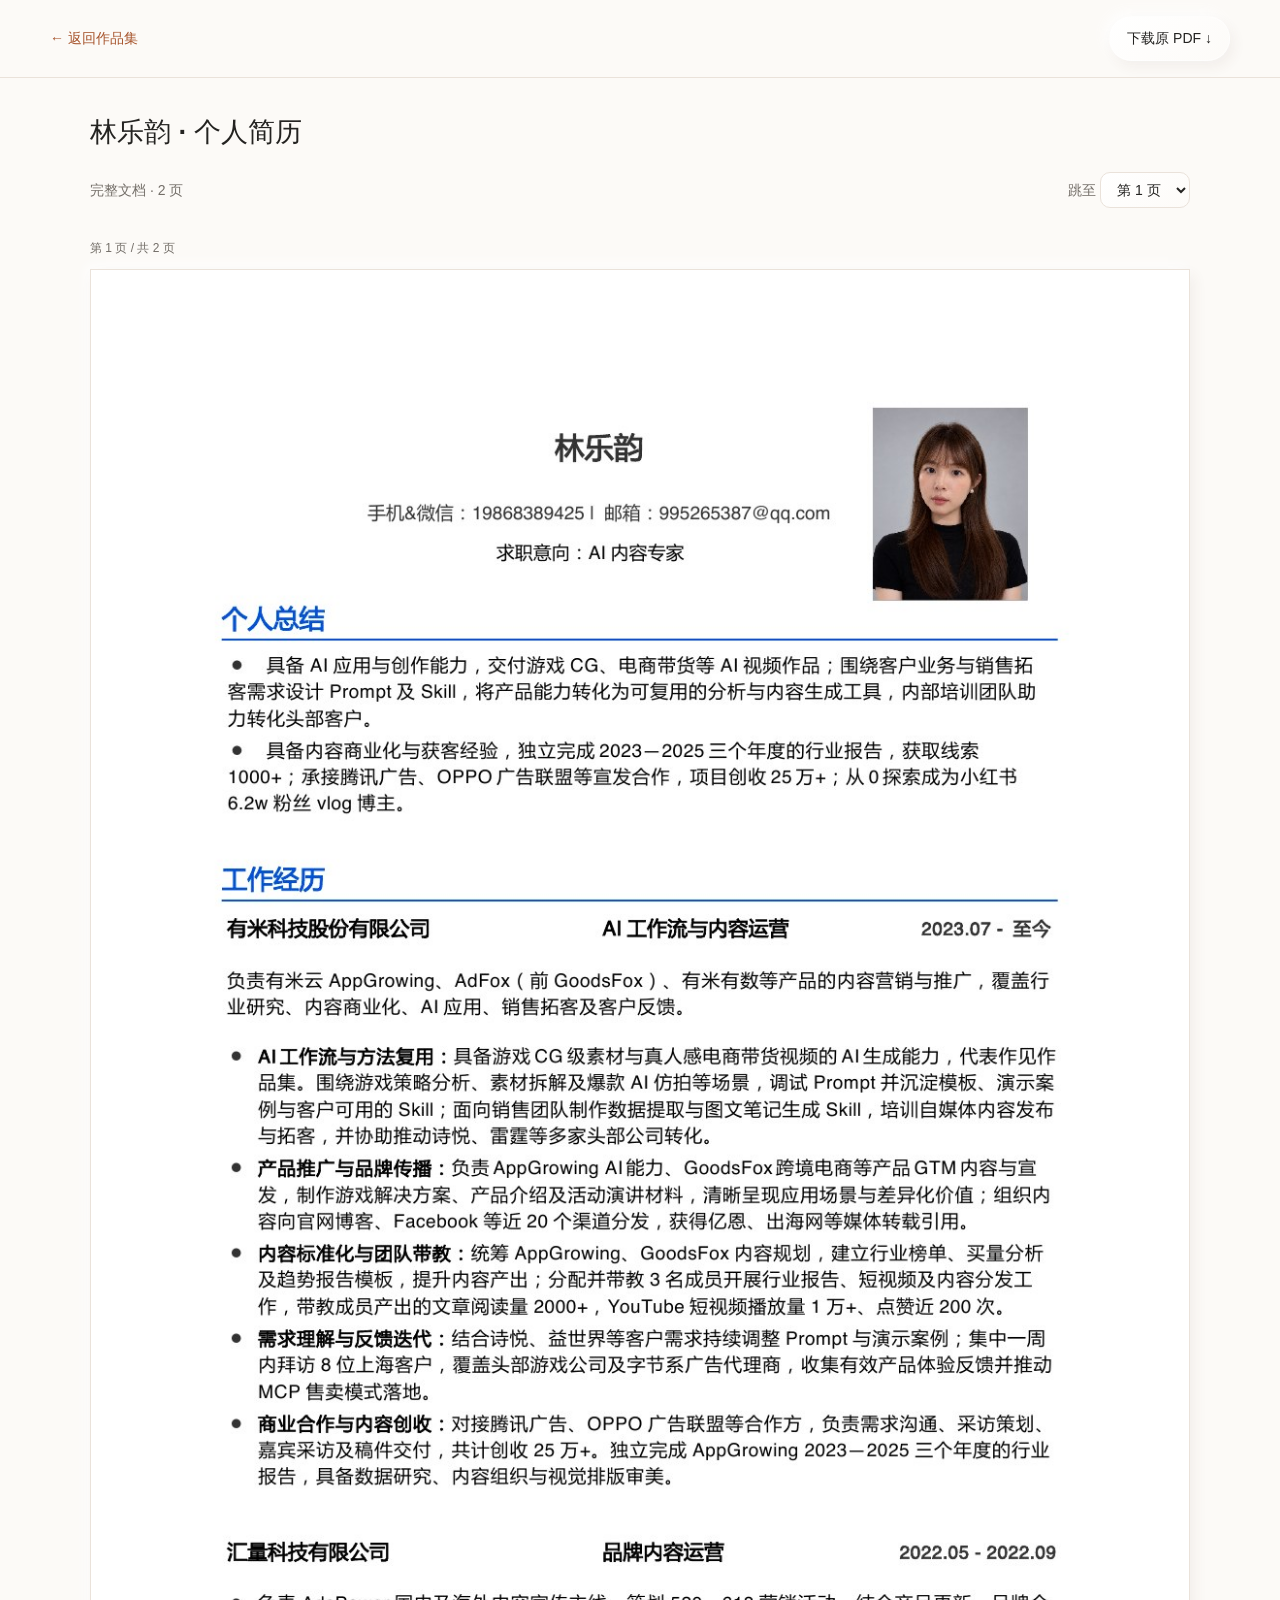
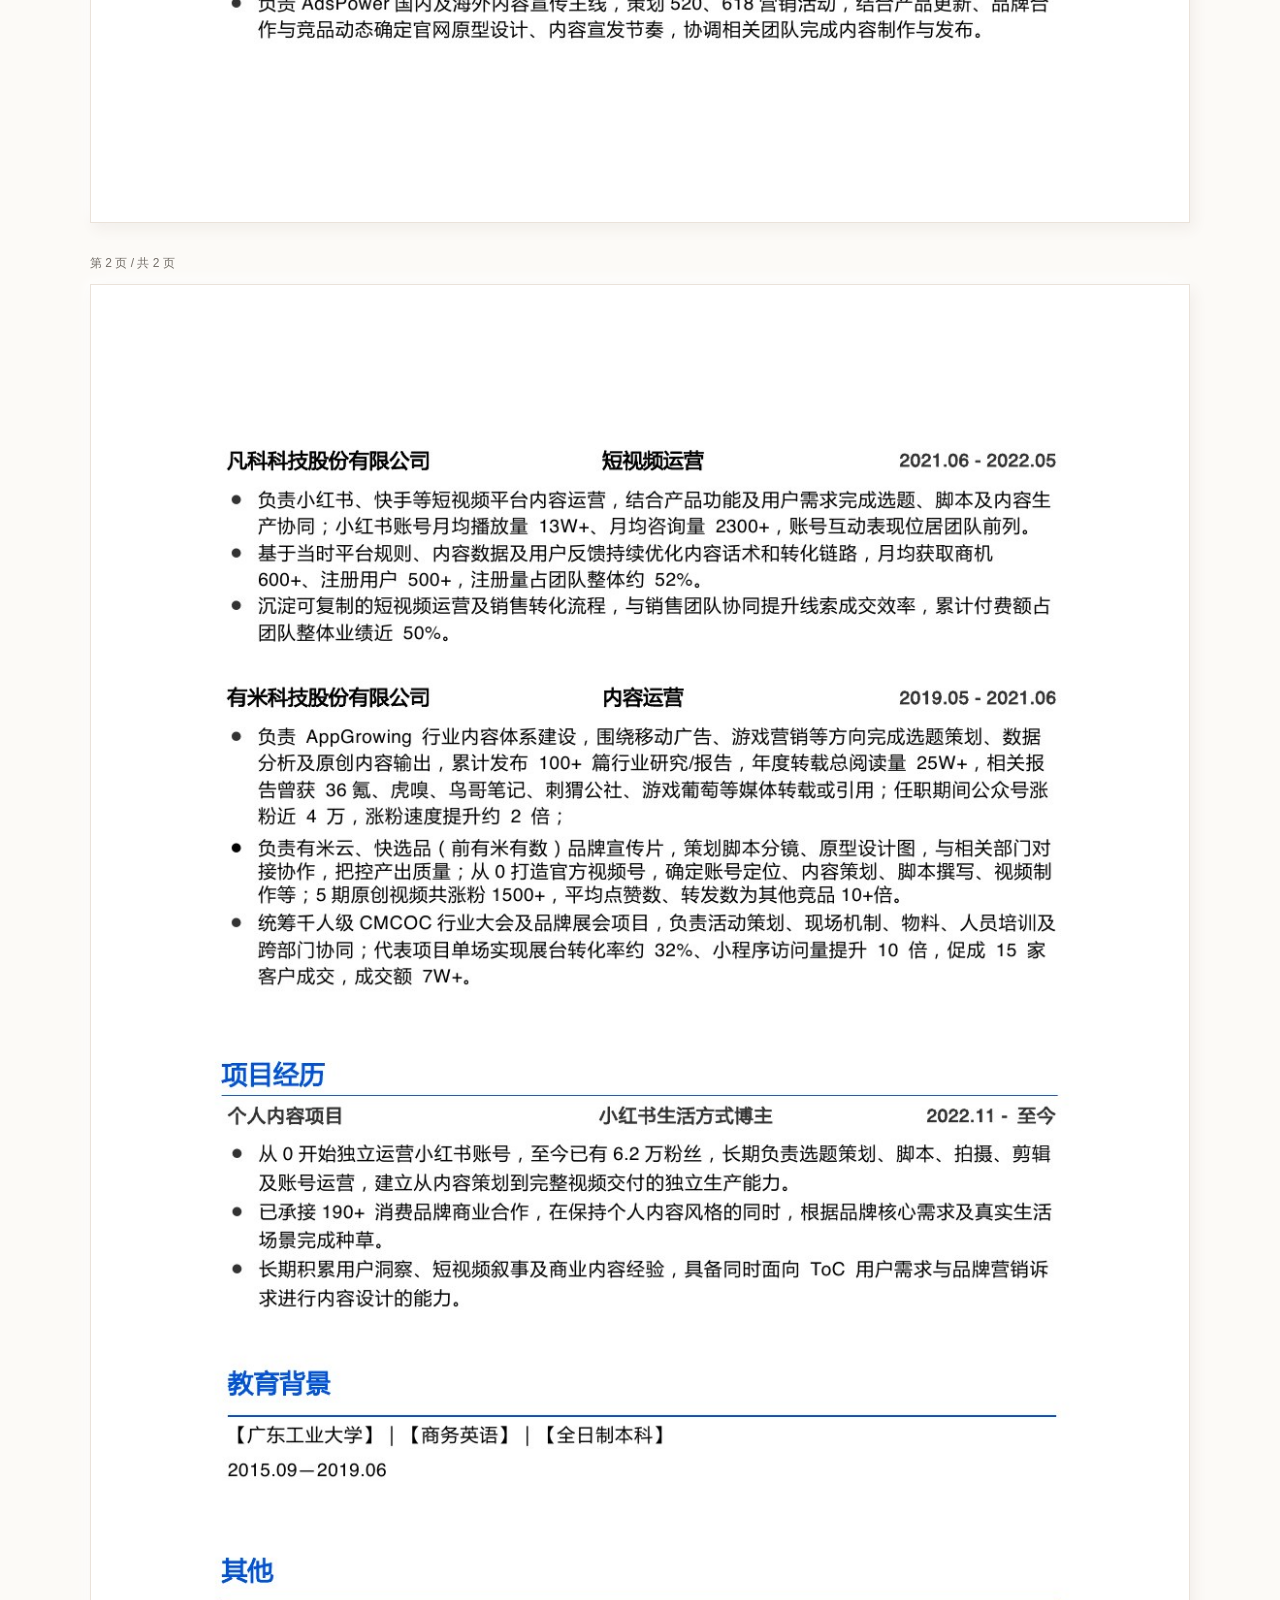
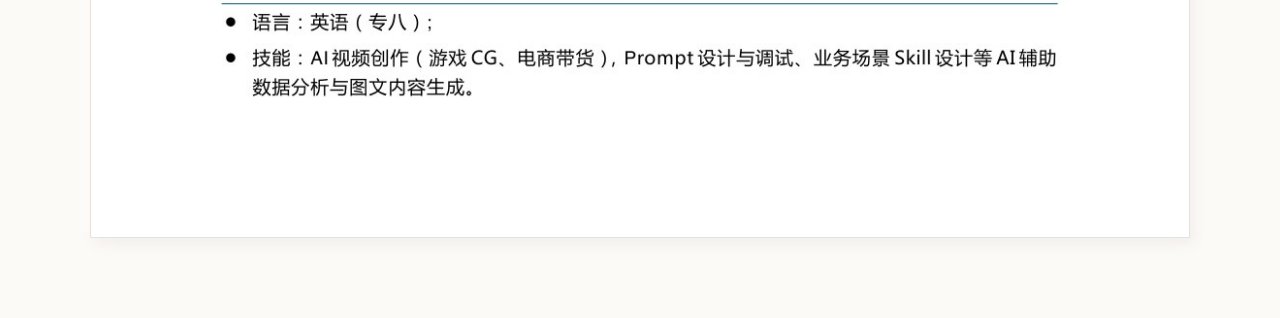
<file: documents/resume.html>
<!DOCTYPE html><html lang="zh-CN"><head><meta charset="utf-8"><meta name="viewport" content="width=device-width, initial-scale=1"><title>林乐韵 · 个人简历 · 林乐韵作品集</title><link rel="stylesheet" href="../style.css?v=20260927-2"></head><body class="document-reader"><header class="reader-header"><div class="wrap"><a class="back-link" href="../index.html#about">← 返回作品集</a><a class="button small" href="../works/resume-full-v2.pdf" download>下载原 PDF ↓</a></div></header><main class="wrap reader-main"><h1>林乐韵 · 个人简历</h1><div class="reader-tools"><span>完整文档 · 2 页</span><label>跳至 <select id="page-select" aria-label="跳至页码"><option value="page-1">第 1 页</option><option value="page-2">第 2 页</option></select></label></div><div class="reader-pages"><figure class="document-page" id="page-1"><figcaption>第 1 页 / 共 2 页</figcaption><img src="../assets/documents/resume-v2/page-1.jpg" width="1132" height="1600" alt="林乐韵 · 个人简历，第 1 页" loading="eager"></figure><figure class="document-page" id="page-2"><figcaption>第 2 页 / 共 2 页</figcaption><img src="../assets/documents/resume-v2/page-2.jpg" width="1132" height="1600" alt="林乐韵 · 个人简历，第 2 页" loading="lazy"></figure></div></main><script src="../reader.js"></script></body></html>
</file>
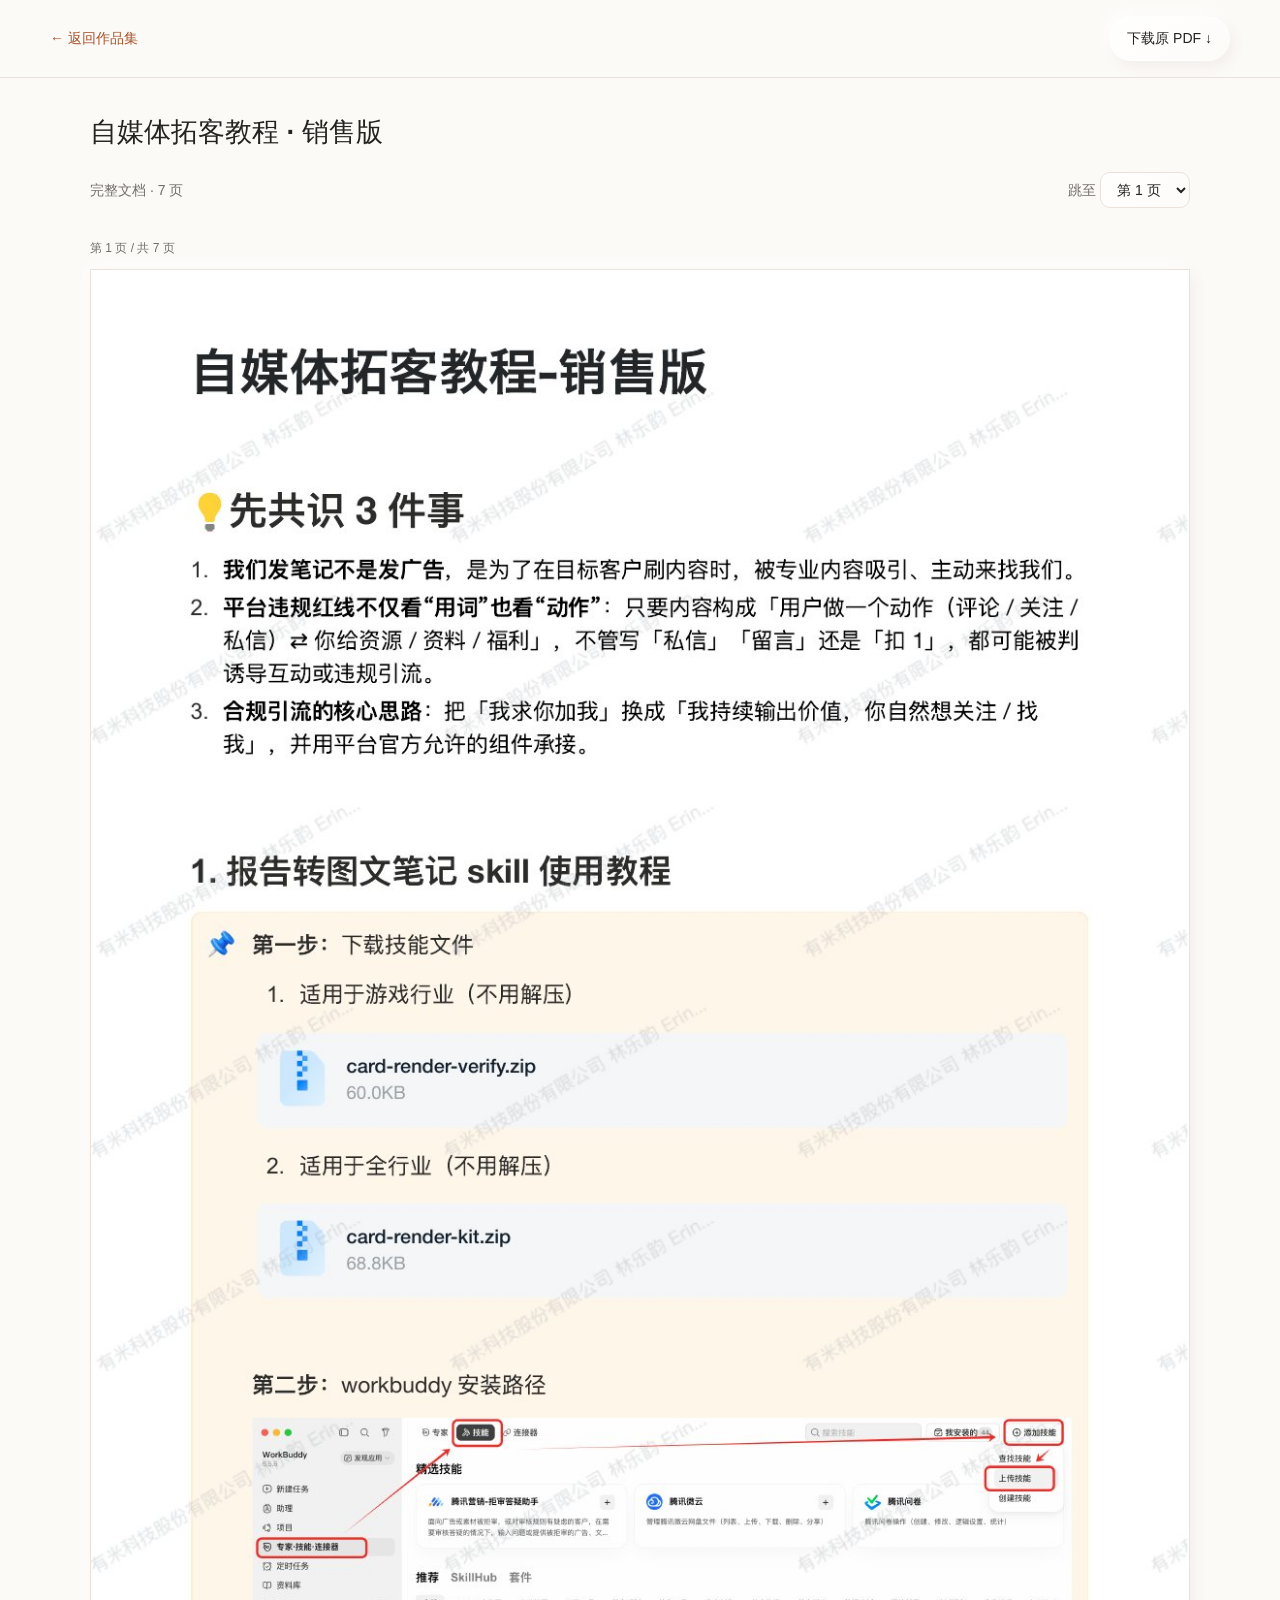
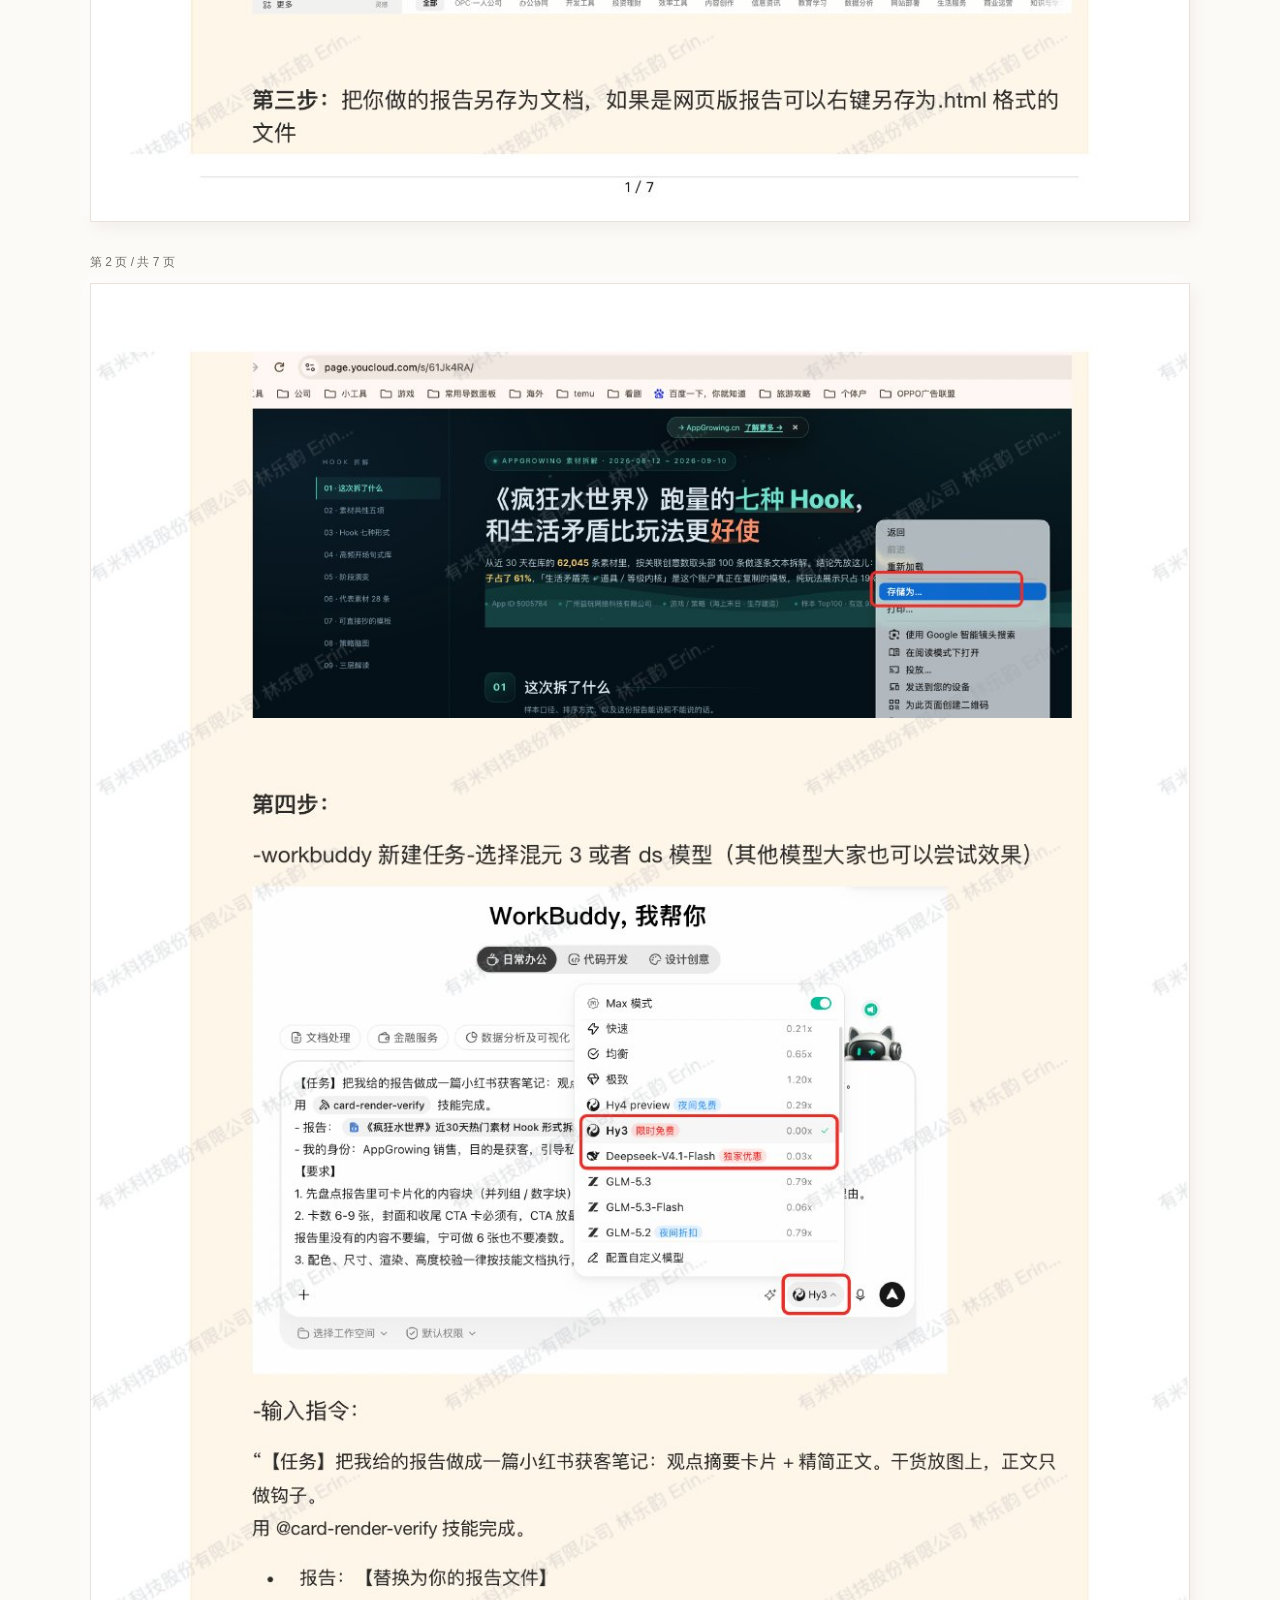
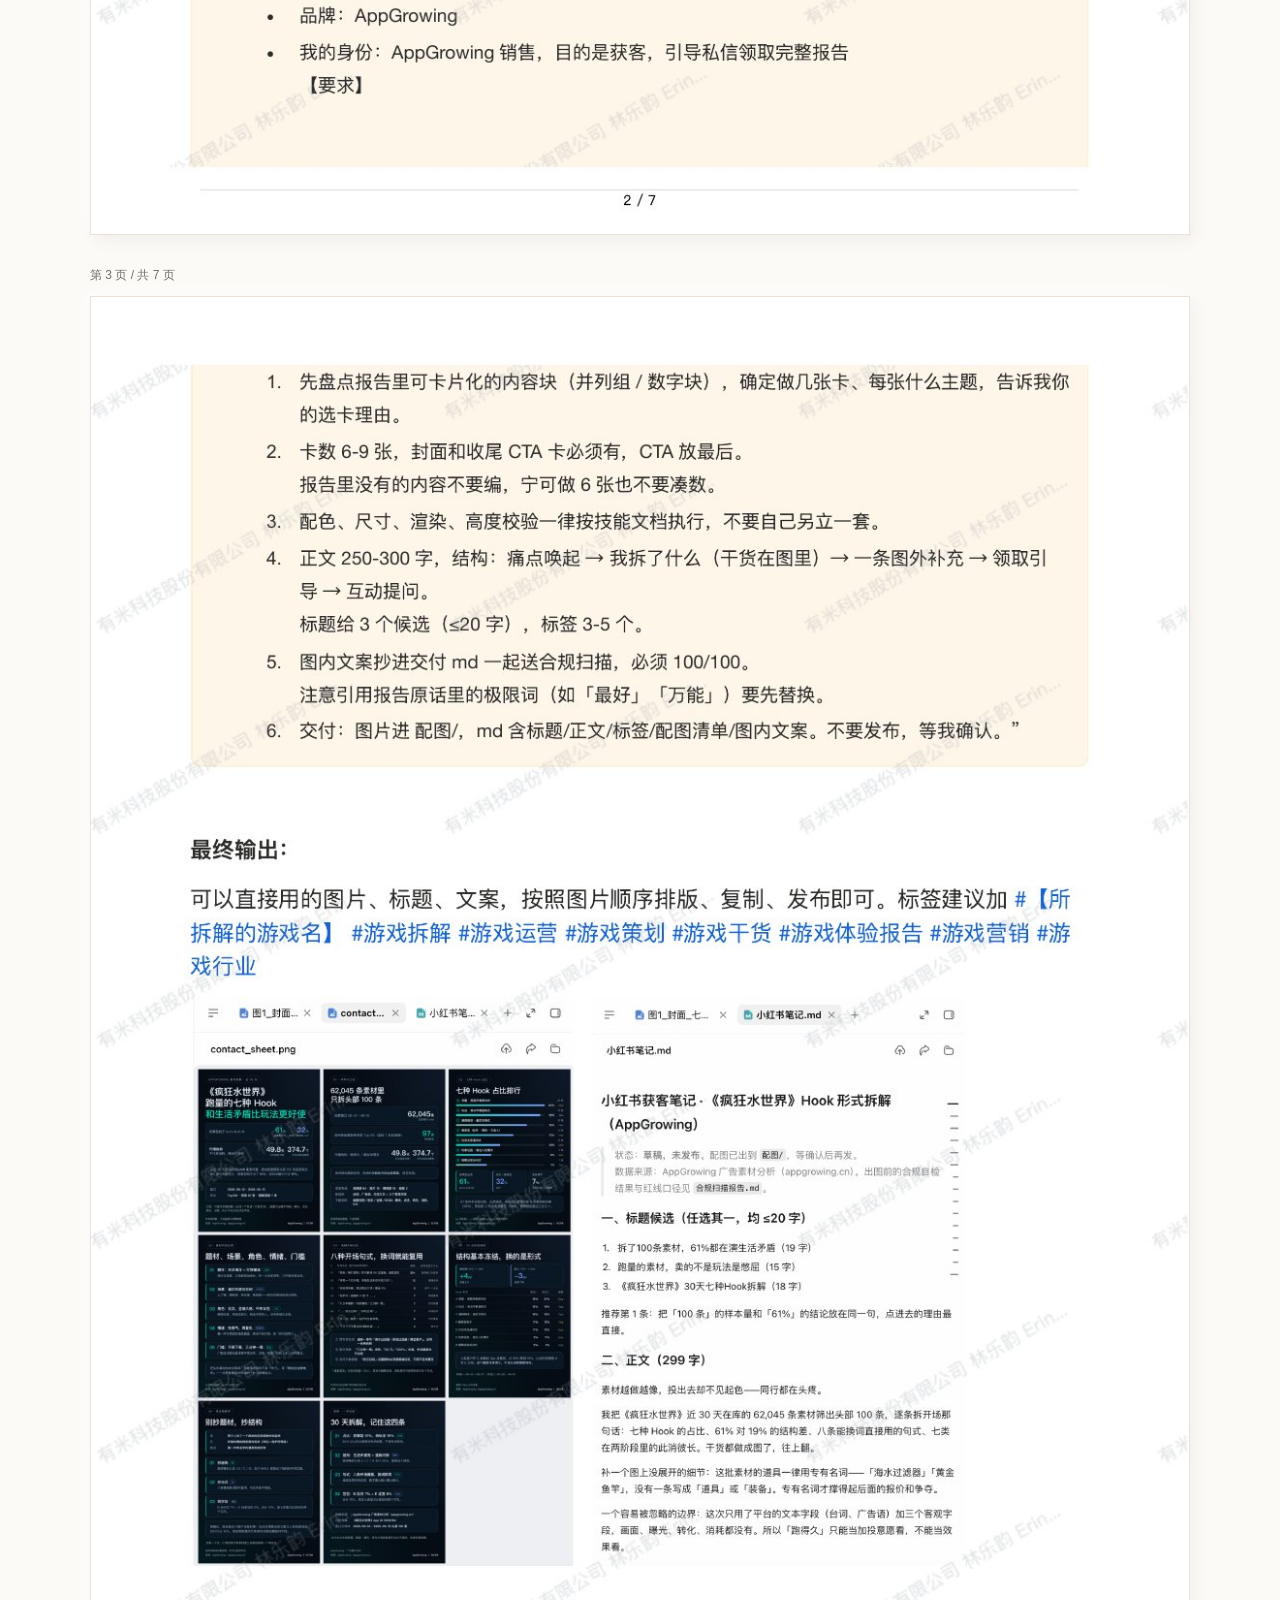
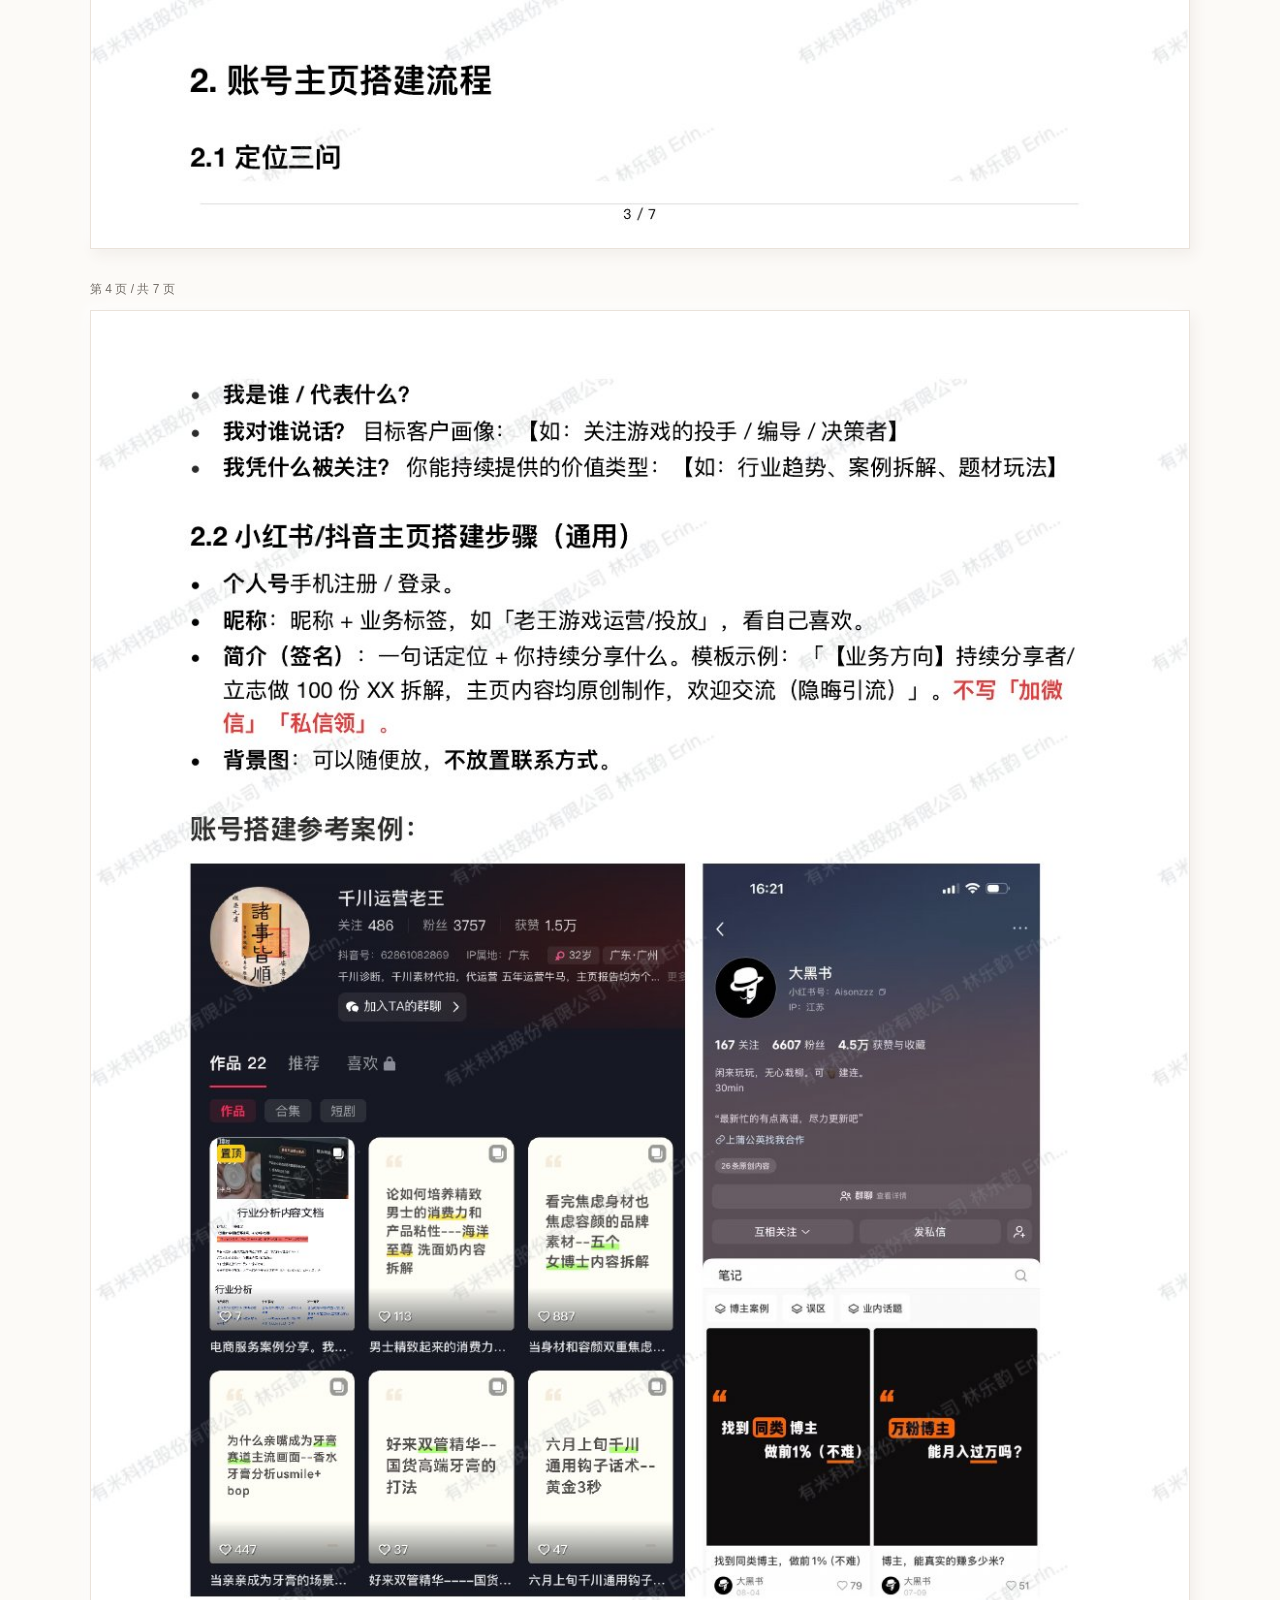
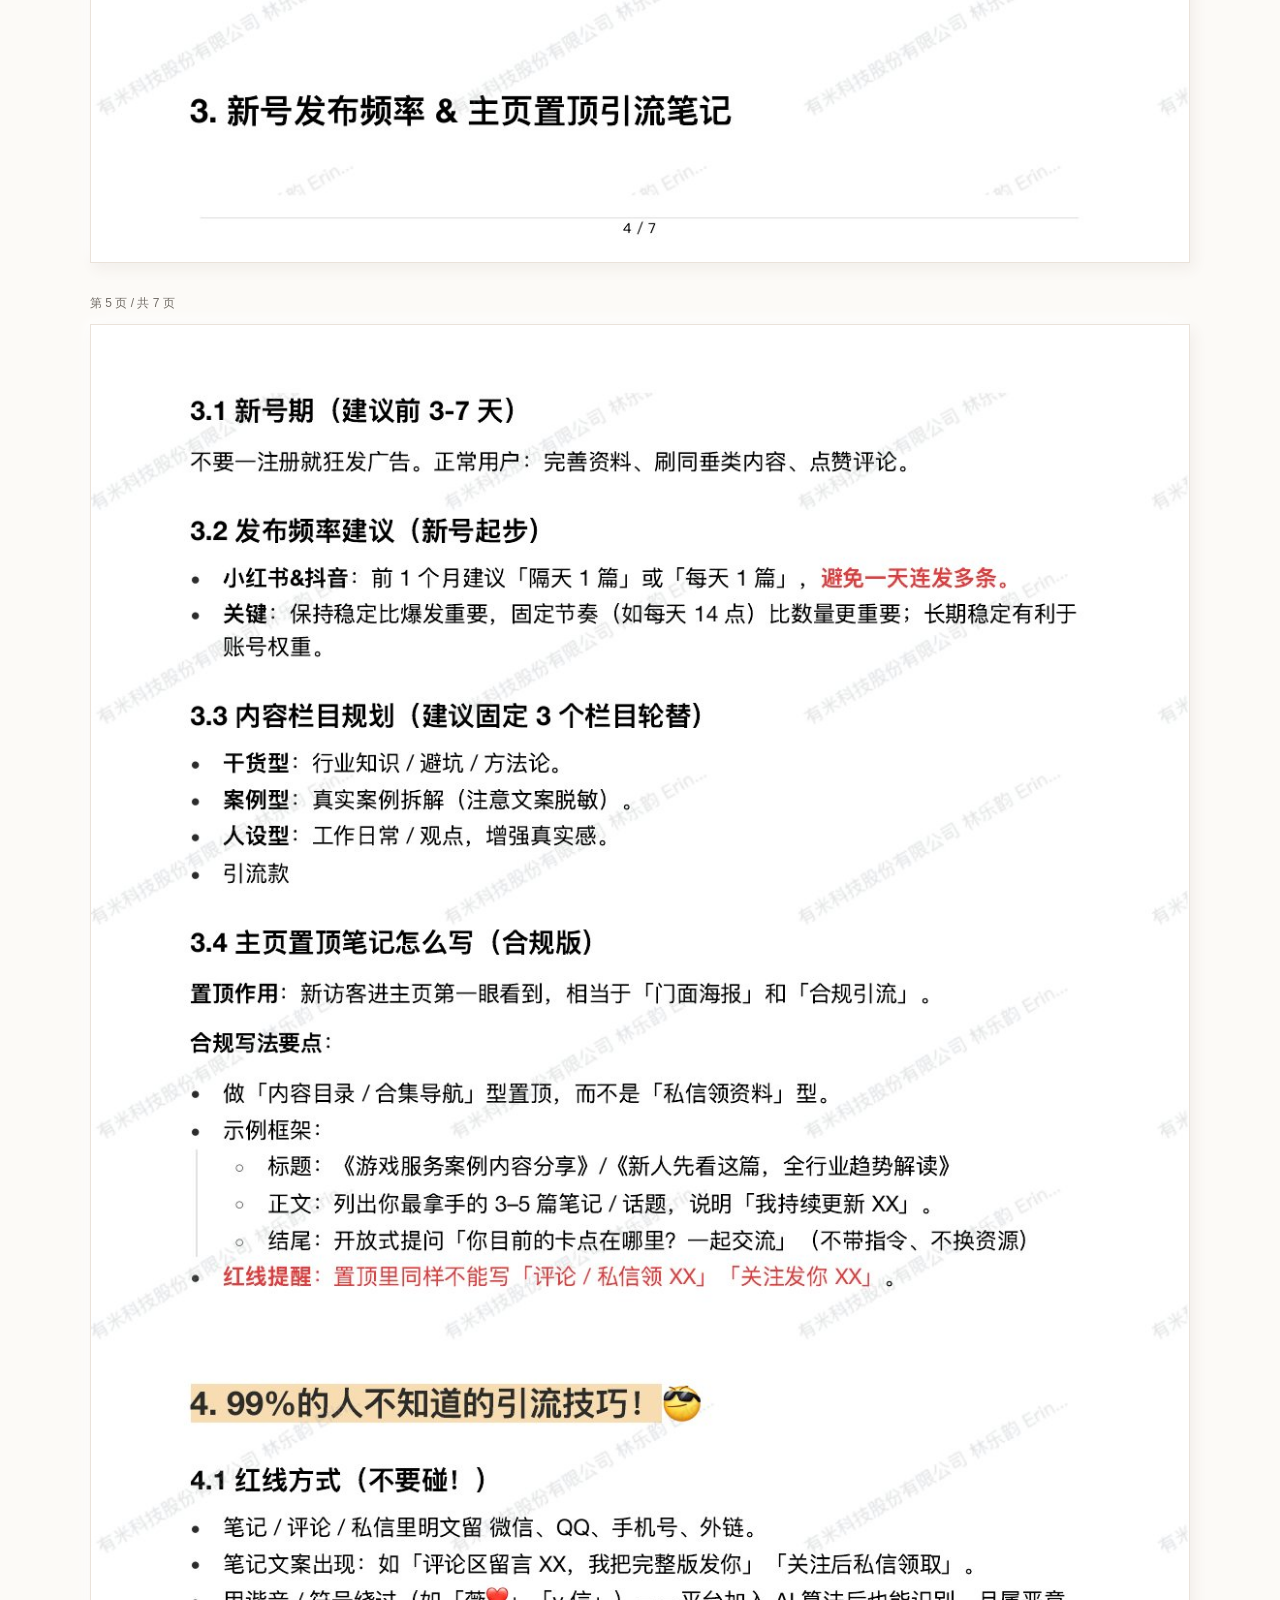
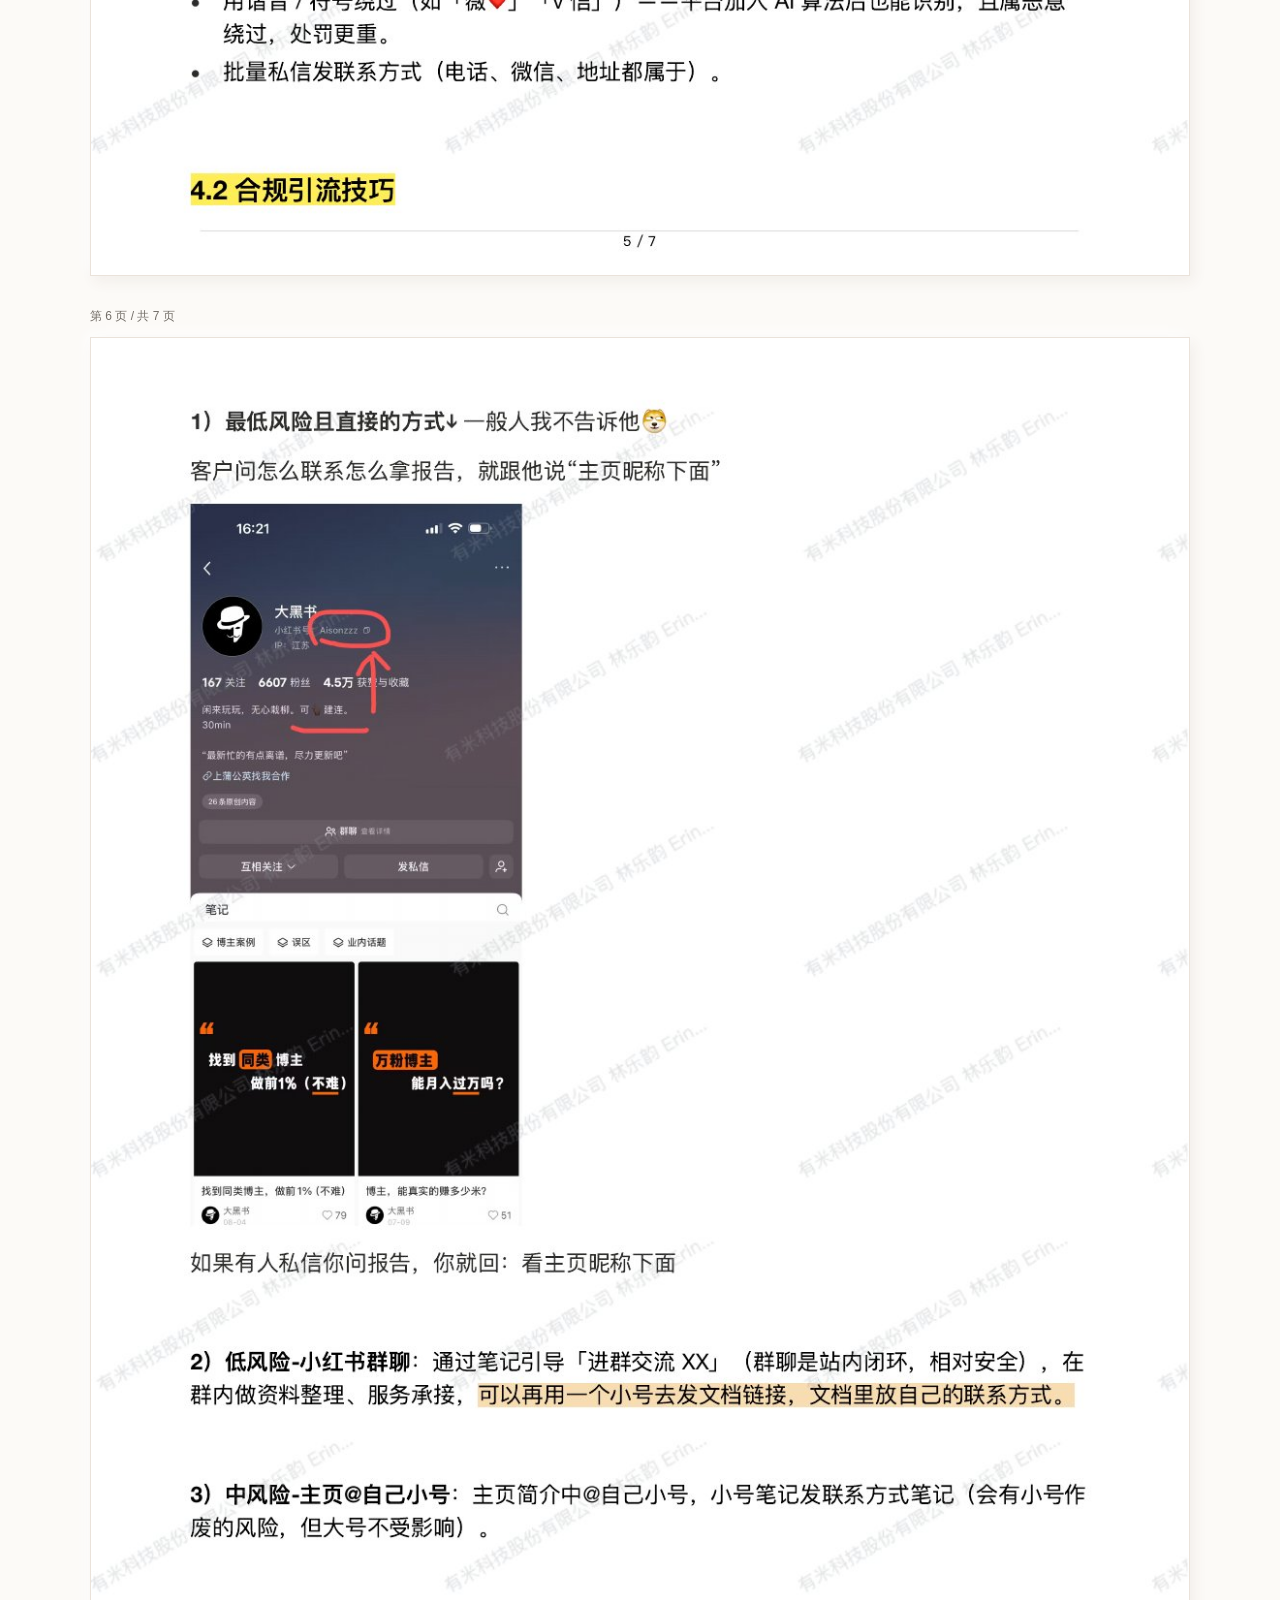
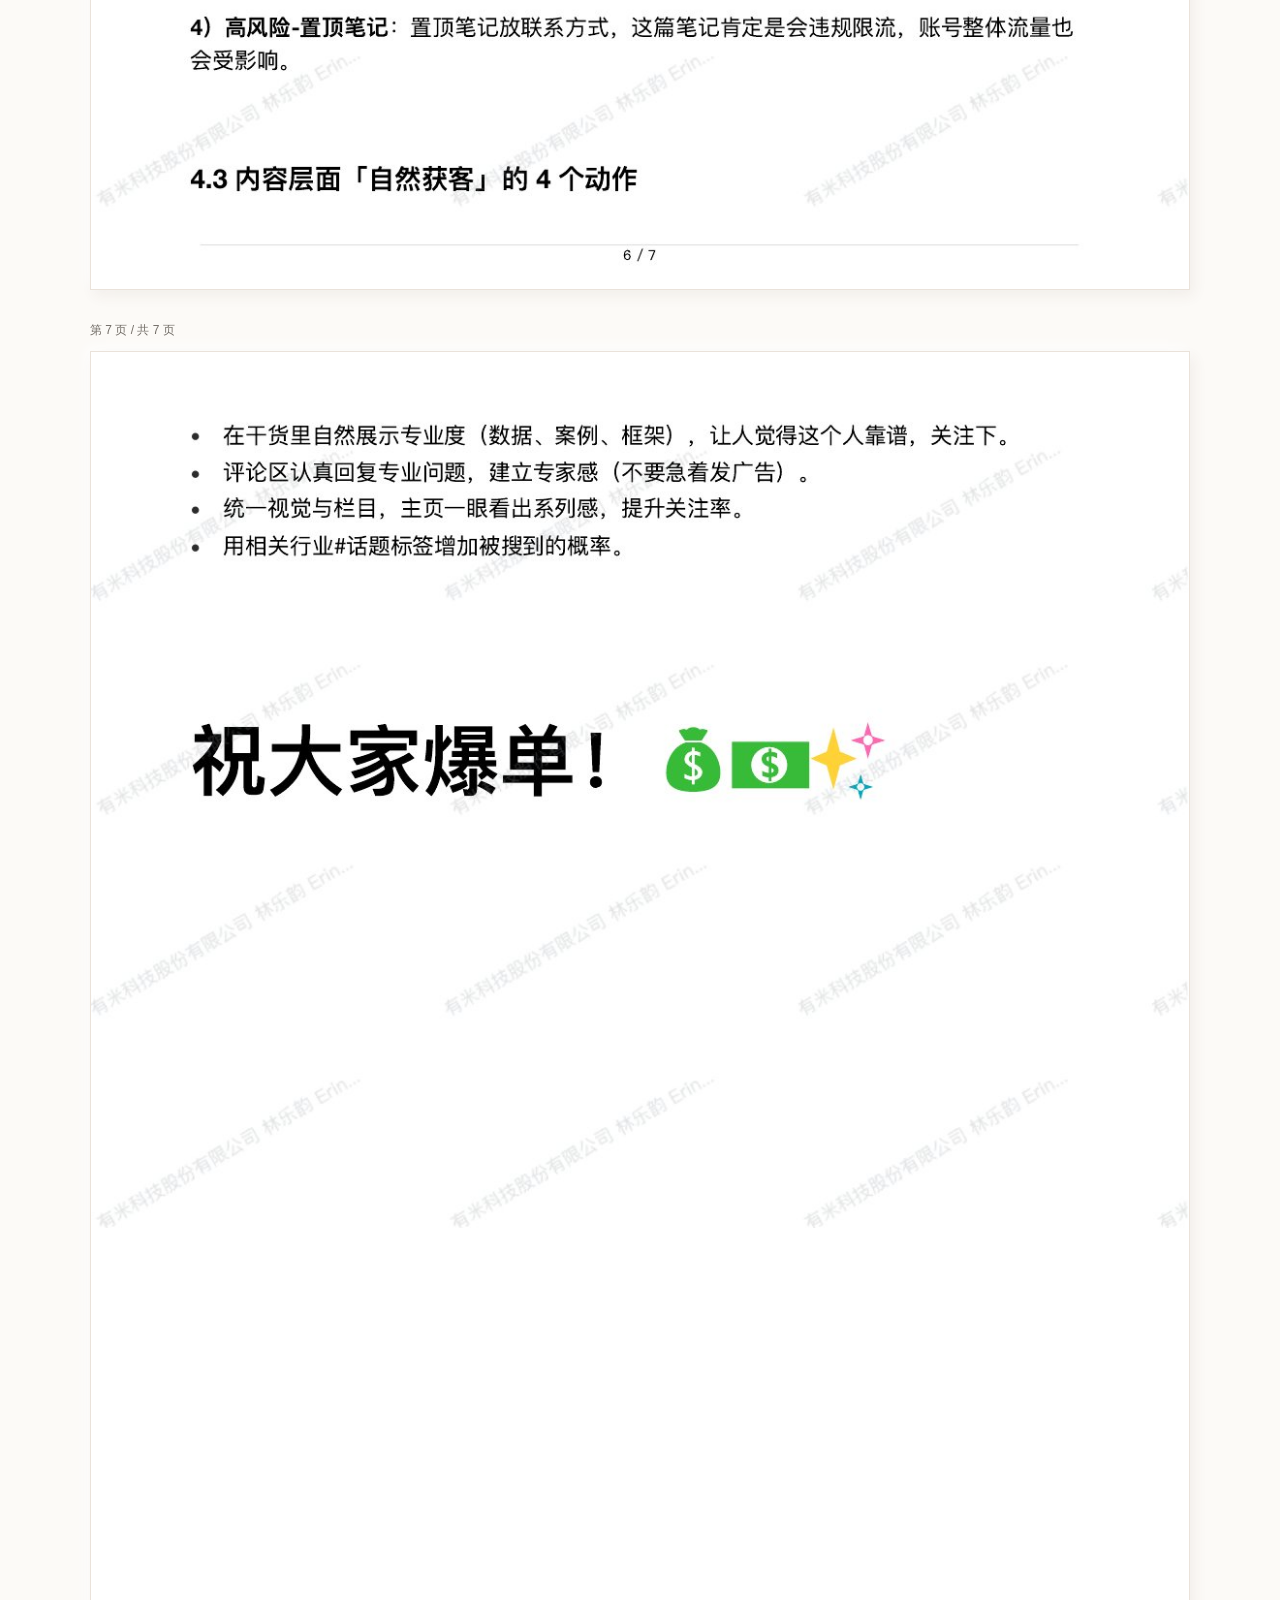
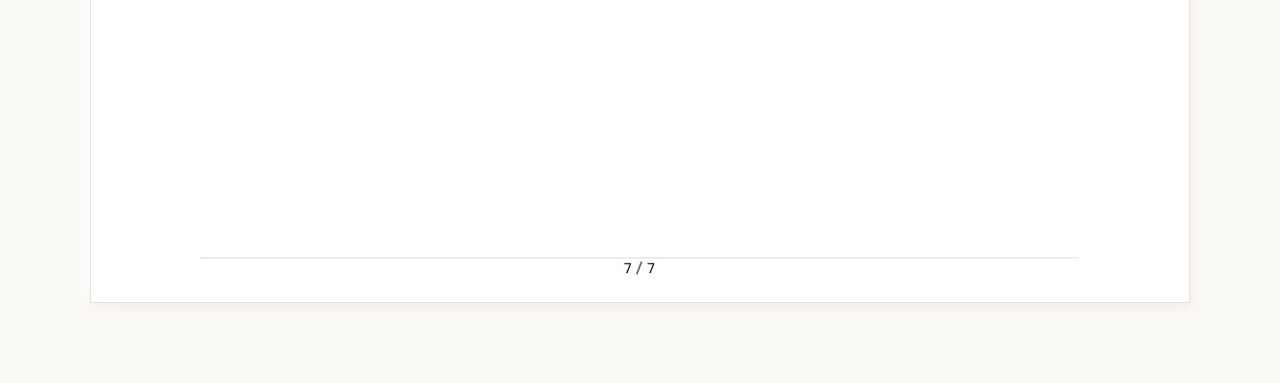
<file: documents/sales.html>
<!DOCTYPE html><html lang="zh-CN"><head><meta charset="utf-8"><meta name="viewport" content="width=device-width, initial-scale=1"><title>自媒体拓客教程 · 销售版 · 林乐韵作品集</title><link rel="stylesheet" href="../style.css?v=documents-1"></head><body class="document-reader"><header class="reader-header"><div class="wrap"><a class="back-link" href="../index.html#selected">← 返回作品集</a><a class="button small" href="../works/sales-guide.pdf" download>下载原 PDF ↓</a></div></header><main class="wrap reader-main"><h1>自媒体拓客教程 · 销售版</h1><div class="reader-tools"><span>完整文档 · 7 页</span><label>跳至 <select id="page-select" aria-label="跳至页码"><option value="page-1">第 1 页</option><option value="page-2">第 2 页</option><option value="page-3">第 3 页</option><option value="page-4">第 4 页</option><option value="page-5">第 5 页</option><option value="page-6">第 6 页</option><option value="page-7">第 7 页</option></select></label></div><div class="reader-pages"><figure class="document-page" id="page-1"><figcaption>第 1 页 / 共 7 页</figcaption><img src="../assets/documents/sales/page-1.jpg" width="1133" height="1600" alt="自媒体拓客教程 · 销售版，第 1 页" loading="eager"></figure><figure class="document-page" id="page-2"><figcaption>第 2 页 / 共 7 页</figcaption><img src="../assets/documents/sales/page-2.jpg" width="1133" height="1600" alt="自媒体拓客教程 · 销售版，第 2 页" loading="lazy"></figure><figure class="document-page" id="page-3"><figcaption>第 3 页 / 共 7 页</figcaption><img src="../assets/documents/sales/page-3.jpg" width="1133" height="1600" alt="自媒体拓客教程 · 销售版，第 3 页" loading="lazy"></figure><figure class="document-page" id="page-4"><figcaption>第 4 页 / 共 7 页</figcaption><img src="../assets/documents/sales/page-4.jpg" width="1133" height="1600" alt="自媒体拓客教程 · 销售版，第 4 页" loading="lazy"></figure><figure class="document-page" id="page-5"><figcaption>第 5 页 / 共 7 页</figcaption><img src="../assets/documents/sales/page-5.jpg" width="1133" height="1600" alt="自媒体拓客教程 · 销售版，第 5 页" loading="lazy"></figure><figure class="document-page" id="page-6"><figcaption>第 6 页 / 共 7 页</figcaption><img src="../assets/documents/sales/page-6.jpg" width="1133" height="1600" alt="自媒体拓客教程 · 销售版，第 6 页" loading="lazy"></figure><figure class="document-page" id="page-7"><figcaption>第 7 页 / 共 7 页</figcaption><img src="../assets/documents/sales/page-7.jpg" width="1133" height="1600" alt="自媒体拓客教程 · 销售版，第 7 页" loading="lazy"></figure></div></main><script src="../reader.js"></script></body></html>
</file>
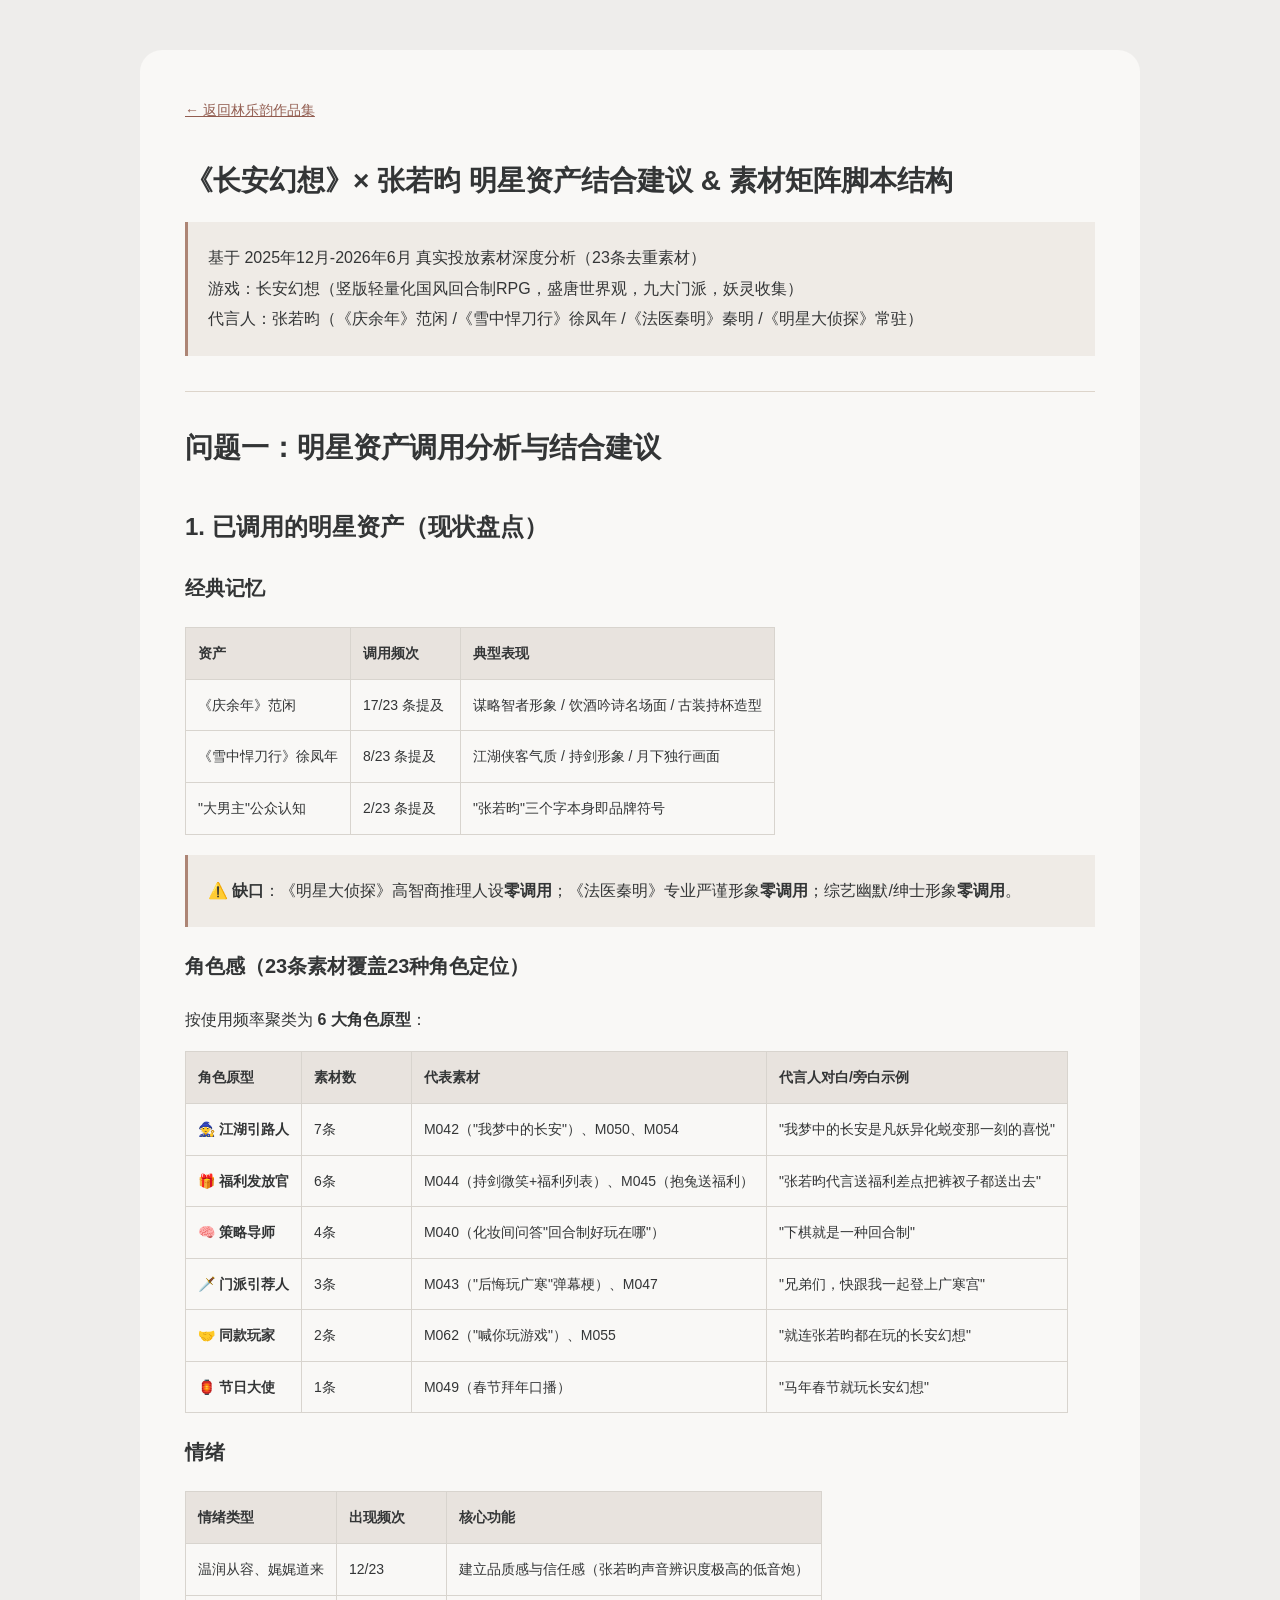
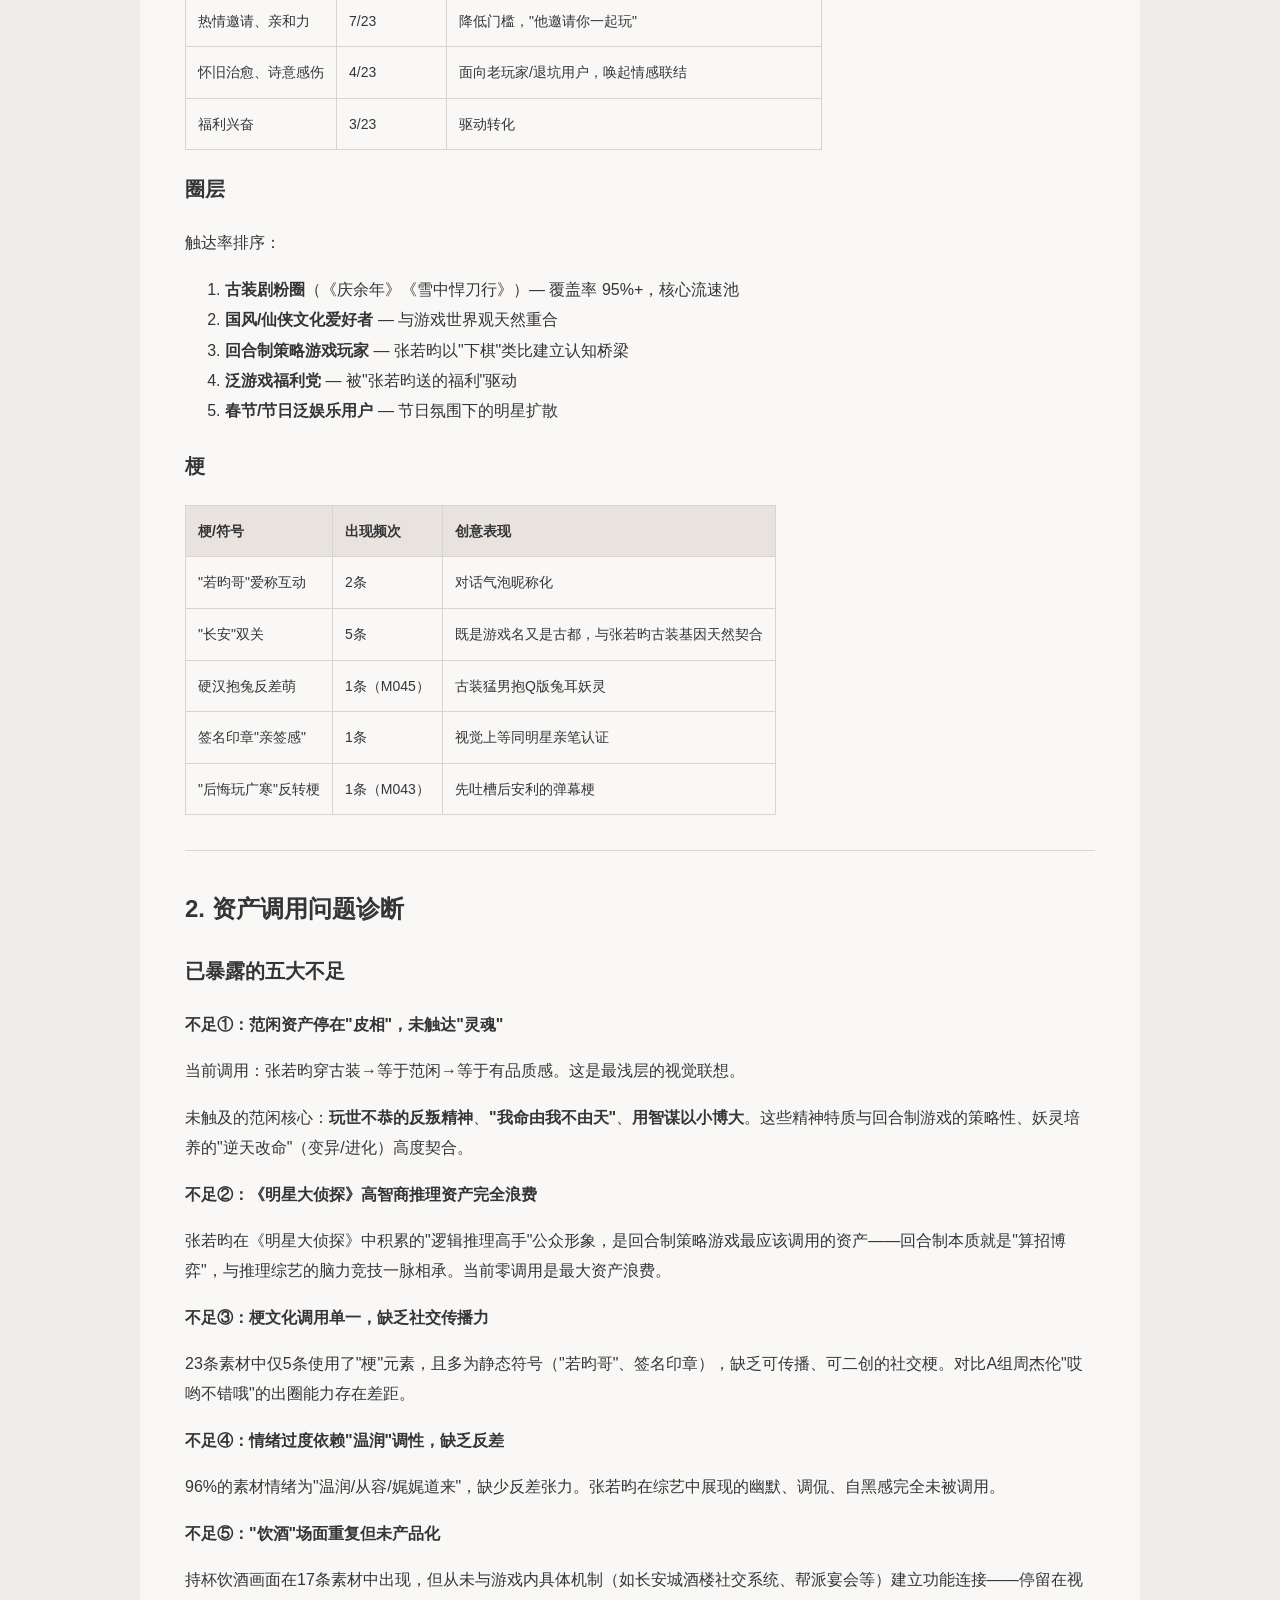
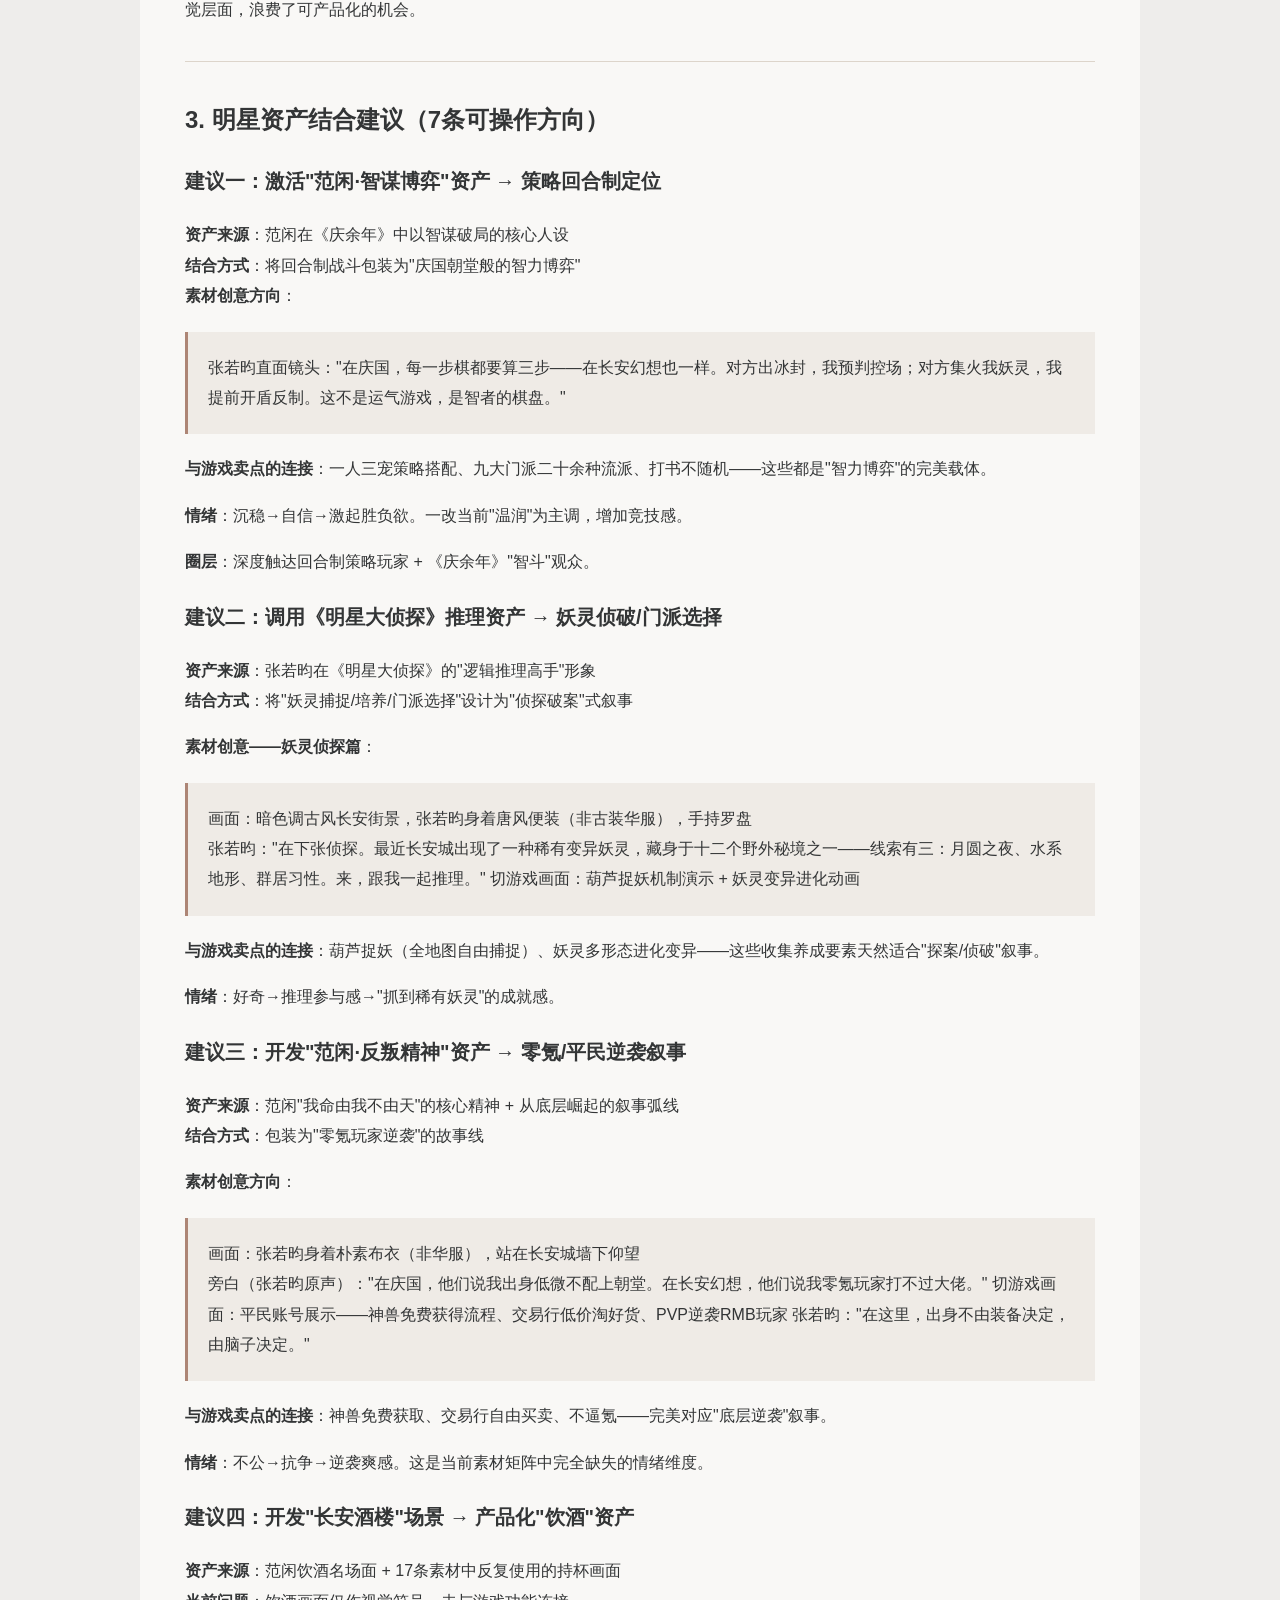
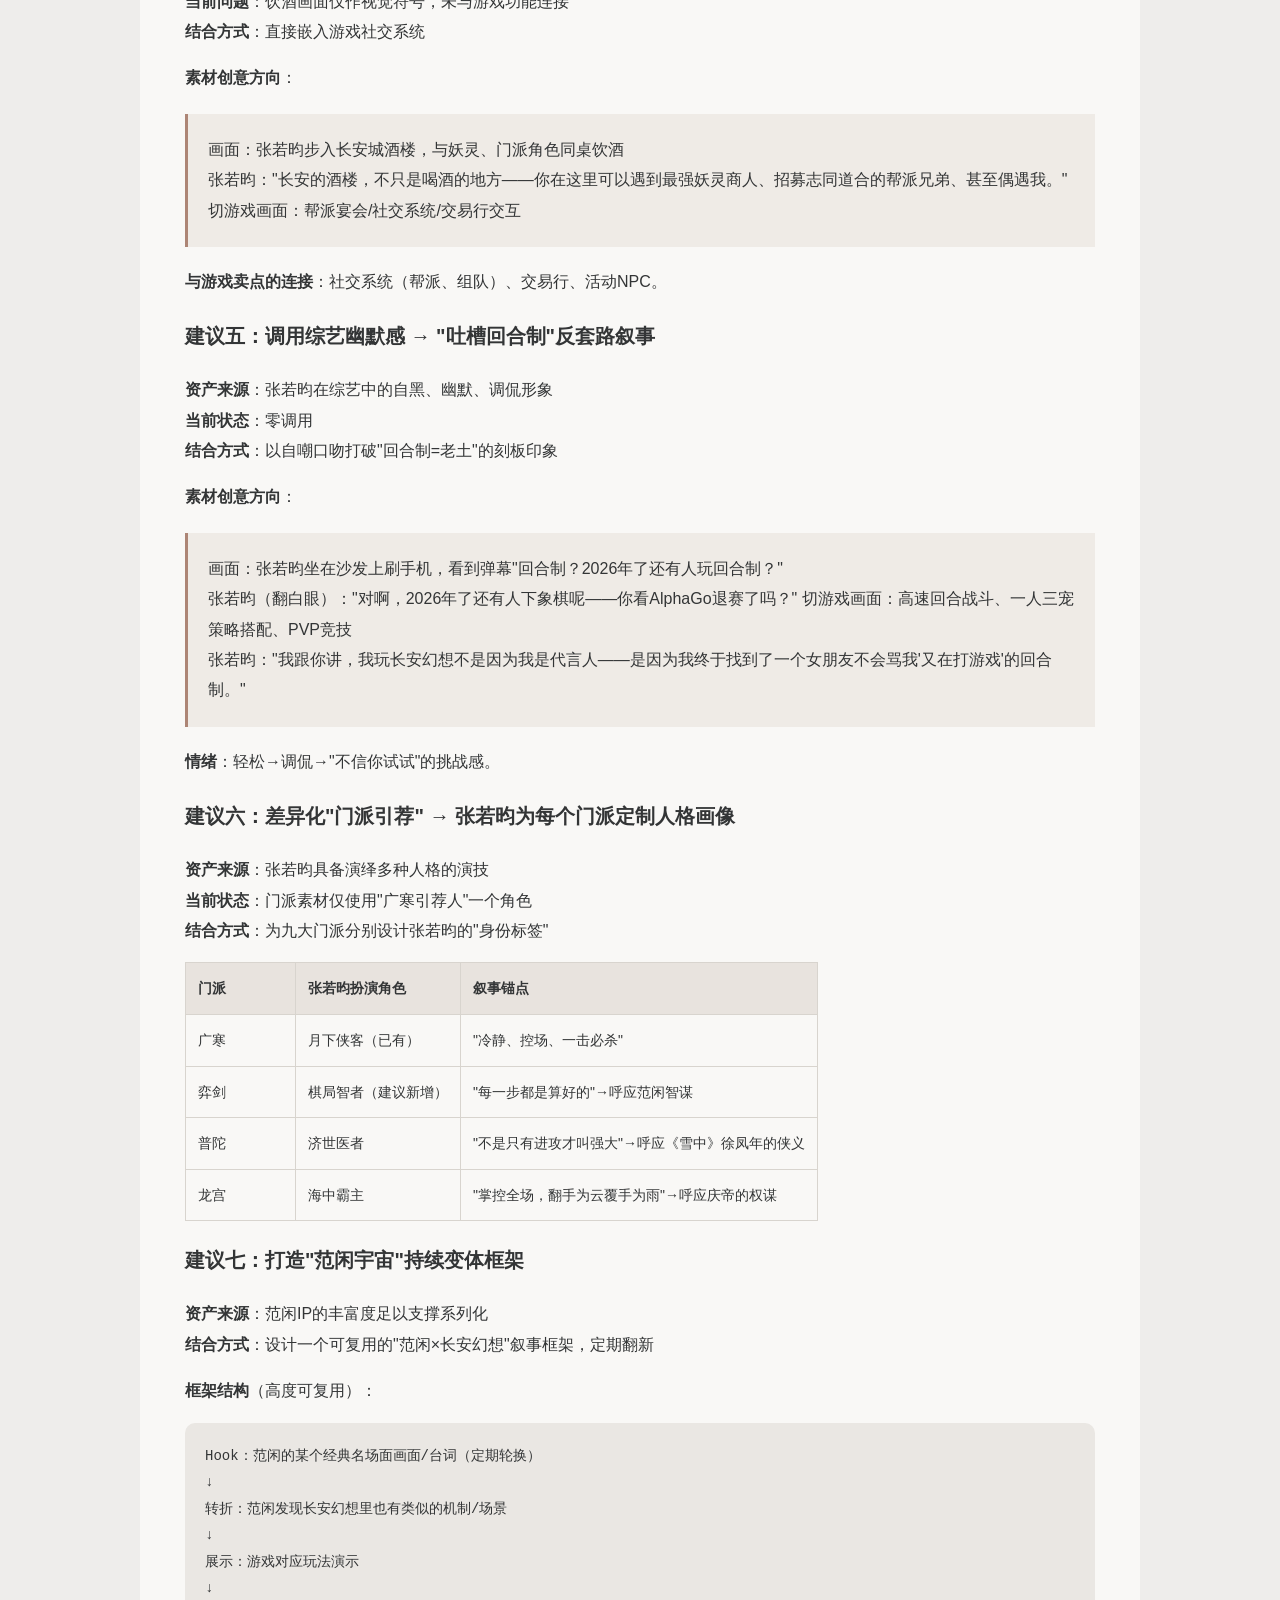
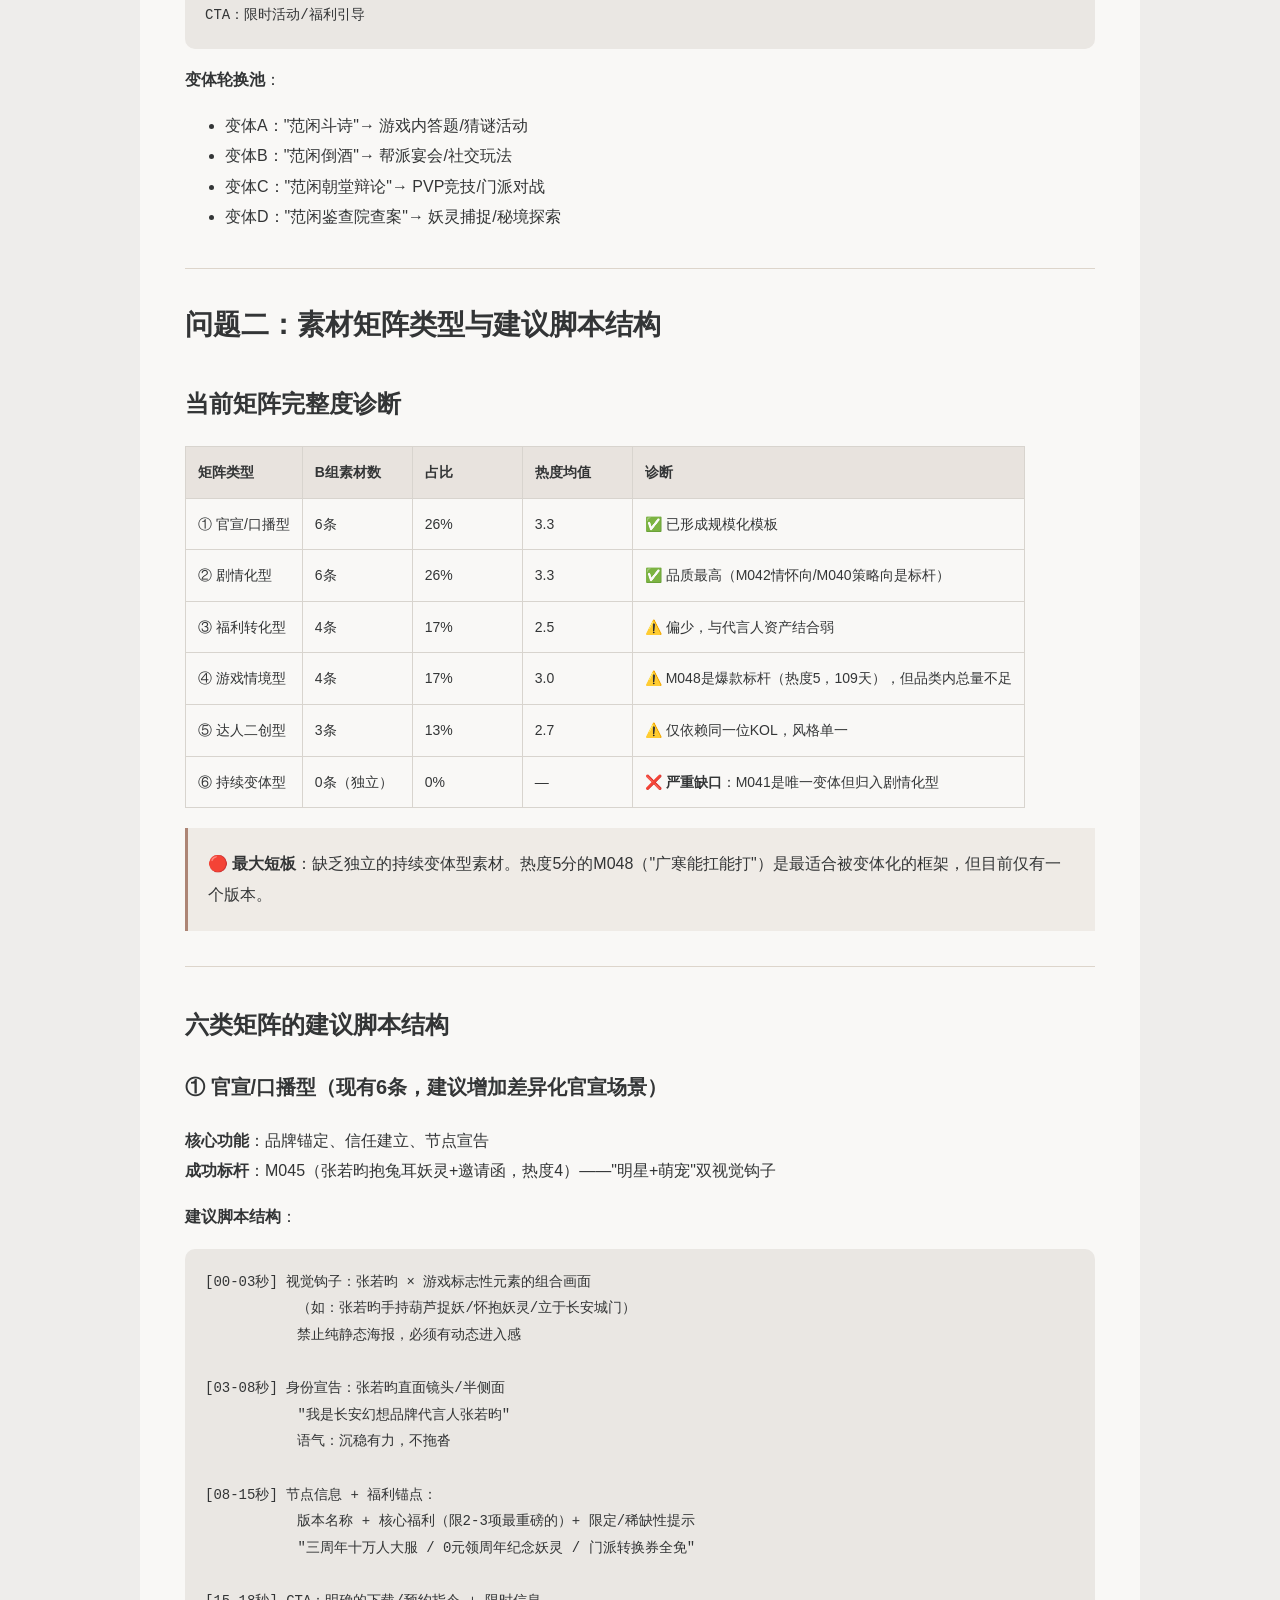
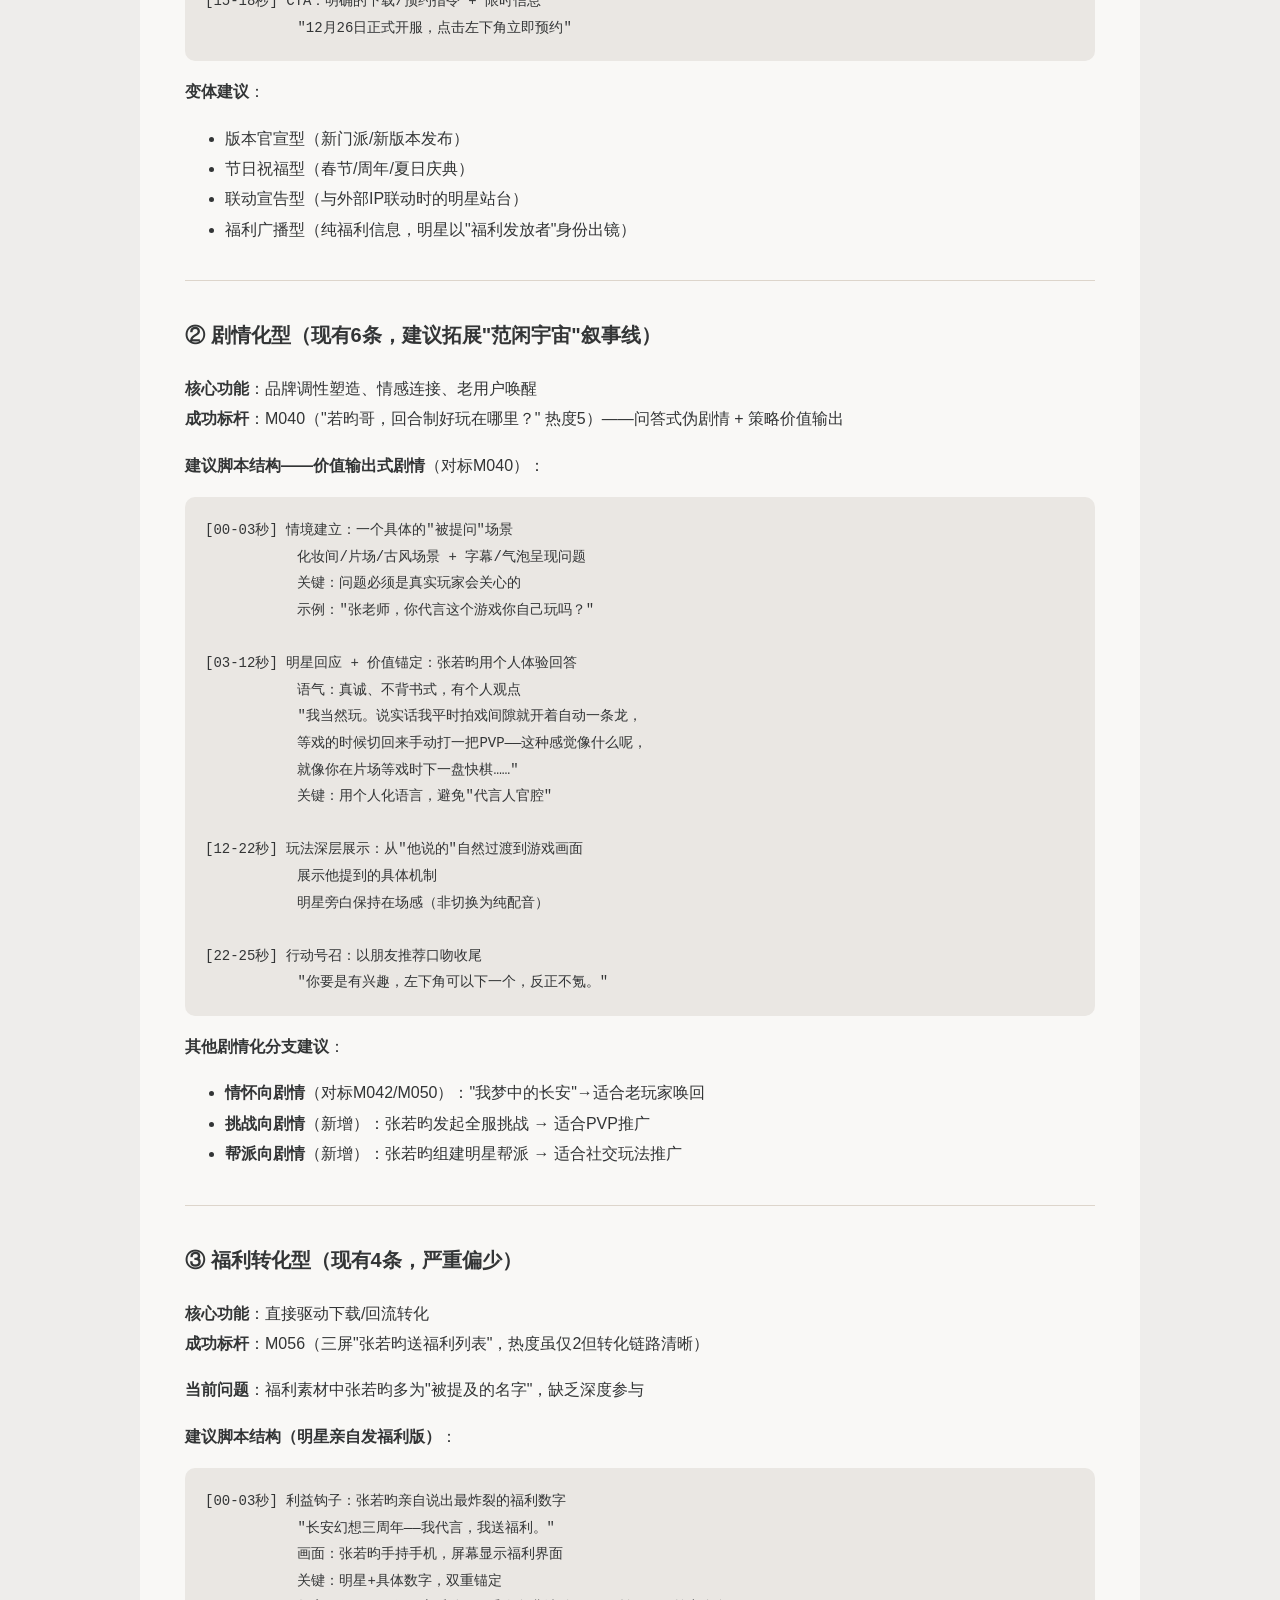
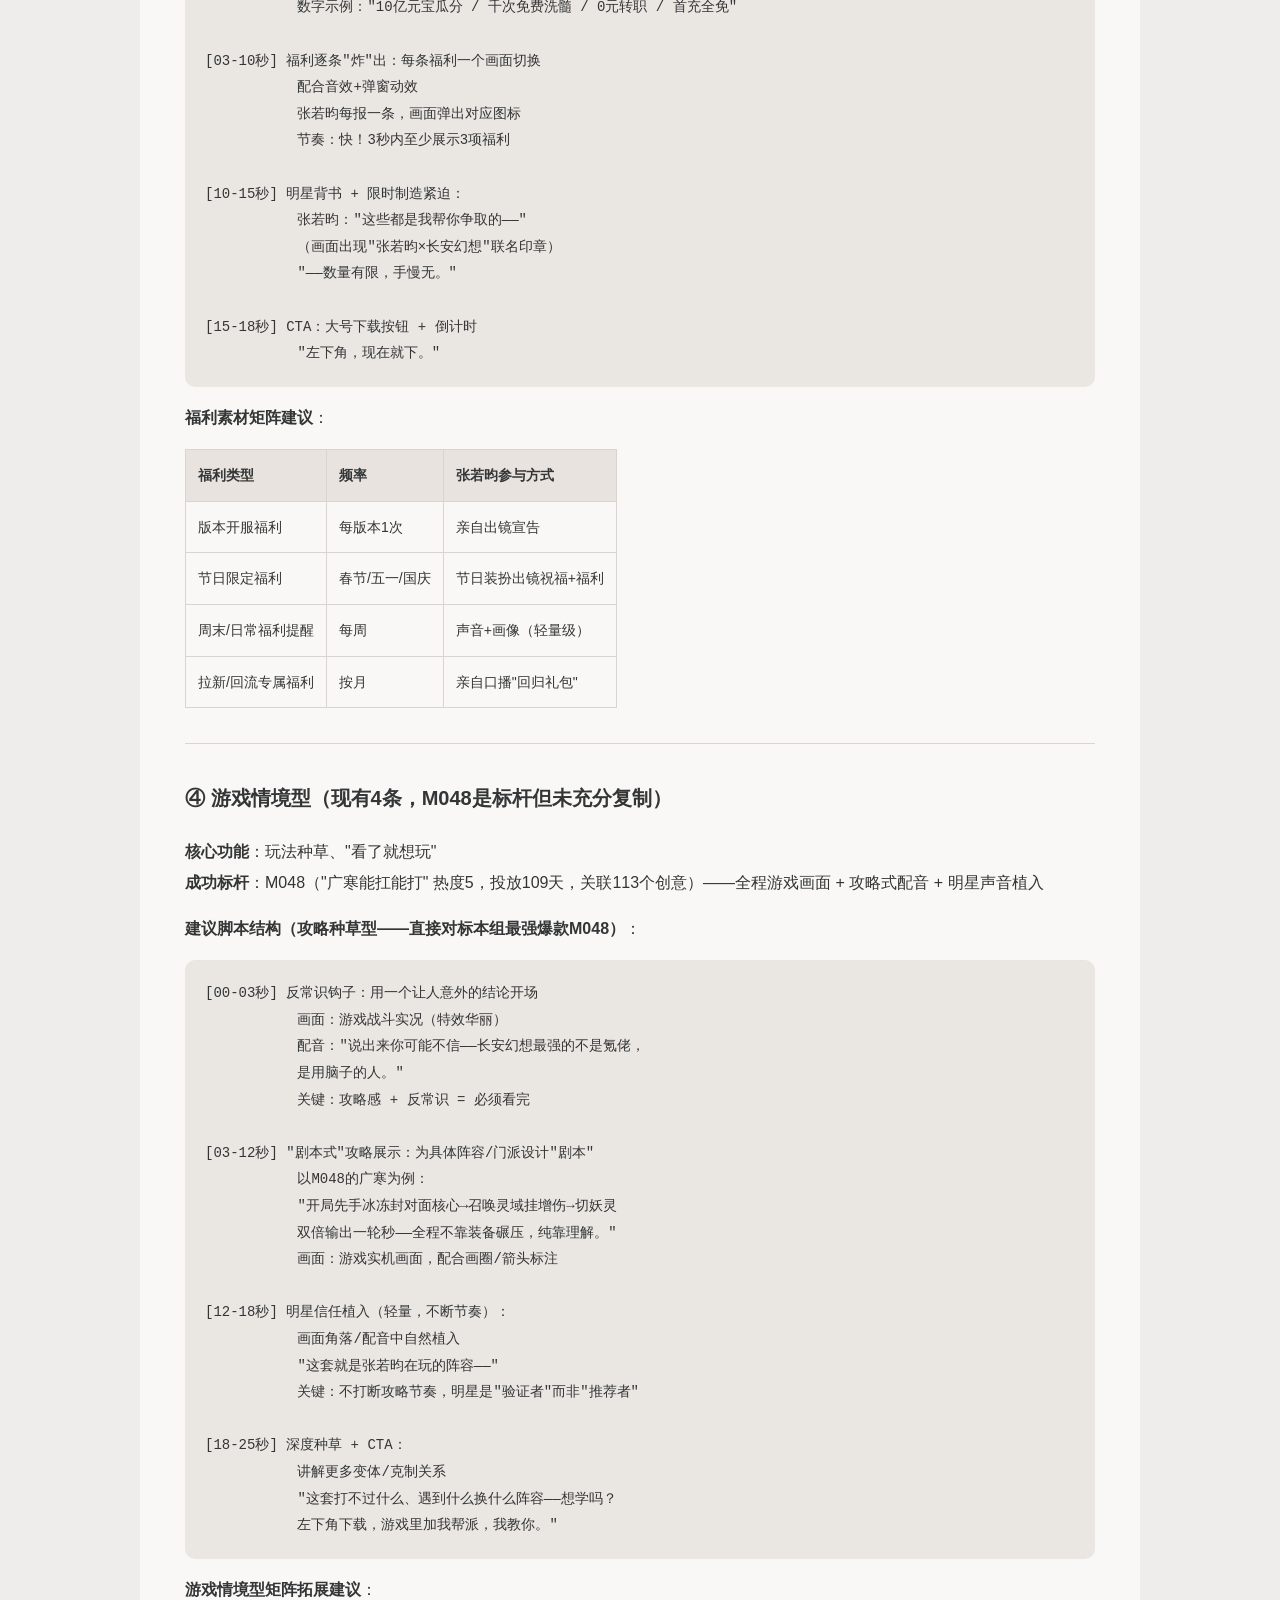
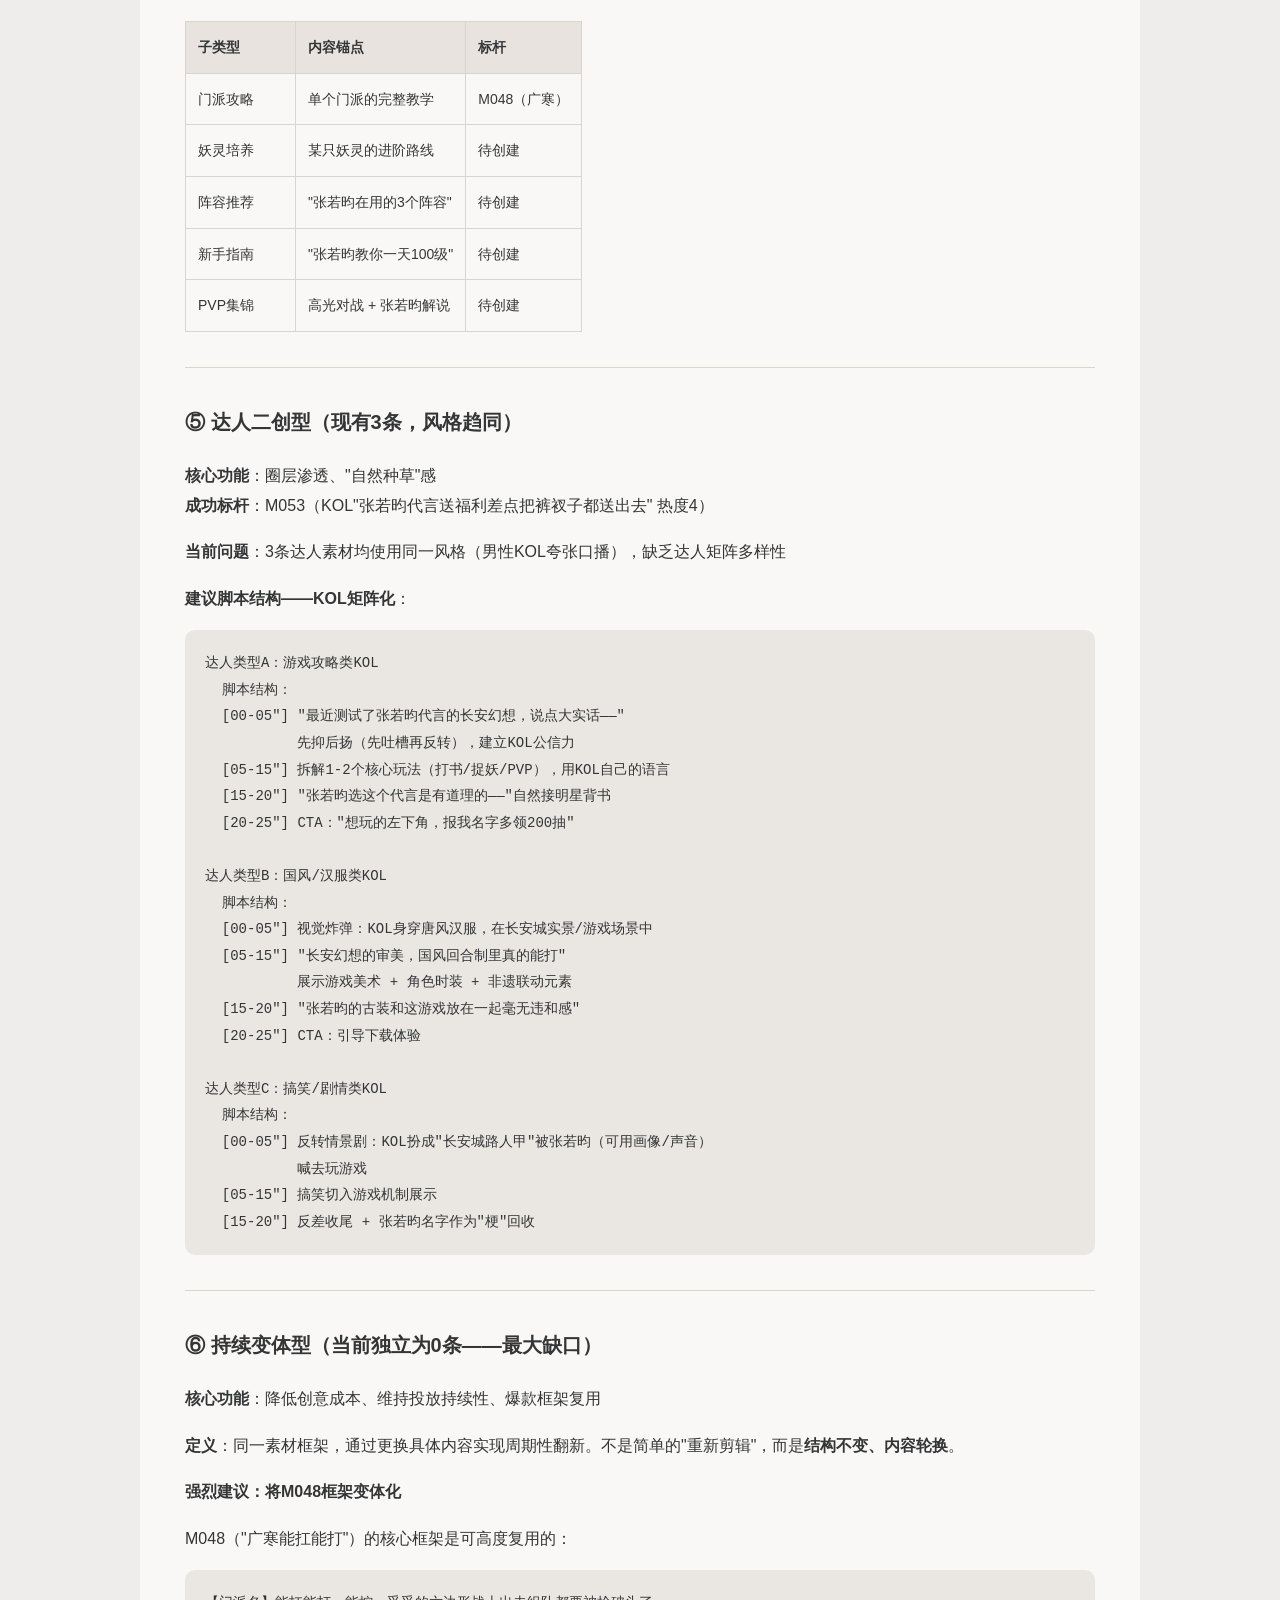
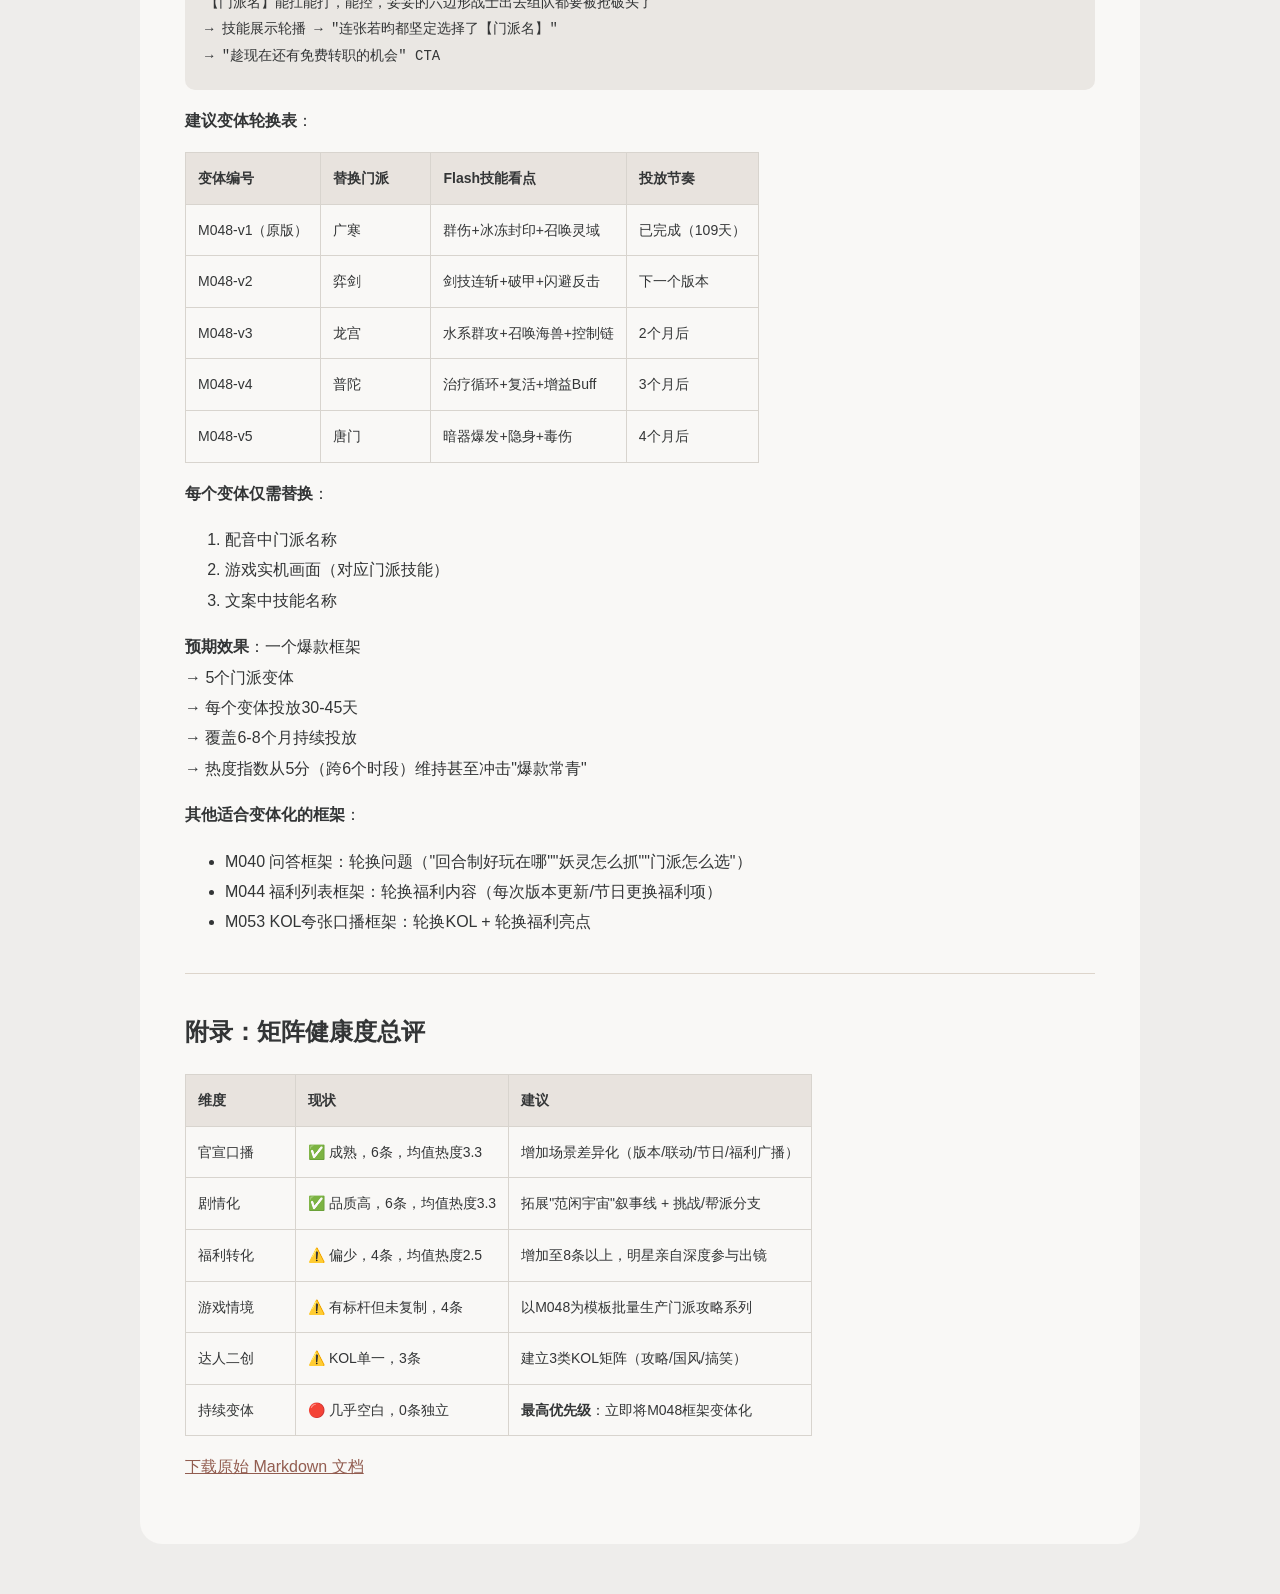
<file: works/changan.html>
<!doctype html><html lang="zh-CN"><meta charset="utf-8"><meta name="viewport" content="width=device-width,initial-scale=1"><title>长安幻想 · 明星资产与素材矩阵分析 | 林乐韵作品集</title><style>*{box-sizing:border-box}body{margin:0;background:#eeedeb;color:#333536;font:16px/1.9 -apple-system,BlinkMacSystemFont,'PingFang SC',sans-serif}main{max-width:1000px;margin:50px auto;padding:45px;background:#f9f8f6;border-radius:22px}a{color:#925d50}h1{font-size:28px;line-height:1.5;margin-top:35px}h2{font-size:24px;margin-top:35px}h3{font-size:20px}table{border-collapse:collapse;width:100%;font-size:14px;display:block;overflow:auto}td,th{padding:12px;border:1px solid #d8d4ce;min-width:110px;text-align:left}th{background:#e8e3de}blockquote{margin:20px 0;padding:5px 20px;border-left:3px solid #ad8575;background:#efebe6}pre{background:#eae7e3;padding:20px;overflow:auto;border-radius:10px;font-size:14px}hr{border:0;border-top:1px solid #ddd5cb;margin:35px 0}.back{font-size:14px}img{max-width:100%}@media(max-width:700px){main{margin:15px;padding:22px}h1{font-size:24px}h2{font-size:21px}}</style><main><a class="back" href="../index.html">← 返回林乐韵作品集</a><h1>《长安幻想》× 张若昀 明星资产结合建议 &amp; 素材矩阵脚本结构</h1>
<blockquote>
<p>基于 2025年12月-2026年6月 真实投放素材深度分析（23条去重素材）<br>游戏：长安幻想（竖版轻量化国风回合制RPG，盛唐世界观，九大门派，妖灵收集）<br>代言人：张若昀（《庆余年》范闲 /《雪中悍刀行》徐凤年 /《法医秦明》秦明 /《明星大侦探》常驻）  </p>
</blockquote>
<hr>
<h1>问题一：明星资产调用分析与结合建议</h1>
<h2>1. 已调用的明星资产（现状盘点）</h2>
<h3>经典记忆</h3>
<table>
<thead>
<tr>
<th>资产</th>
<th>调用频次</th>
<th>典型表现</th>
</tr>
</thead>
<tbody><tr>
<td>《庆余年》范闲</td>
<td>17/23 条提及</td>
<td>谋略智者形象 / 饮酒吟诗名场面 / 古装持杯造型</td>
</tr>
<tr>
<td>《雪中悍刀行》徐凤年</td>
<td>8/23 条提及</td>
<td>江湖侠客气质 / 持剑形象 / 月下独行画面</td>
</tr>
<tr>
<td>&quot;大男主&quot;公众认知</td>
<td>2/23 条提及</td>
<td>&quot;张若昀&quot;三个字本身即品牌符号</td>
</tr>
</tbody></table>
<blockquote>
<p>⚠️ <strong>缺口</strong>：《明星大侦探》高智商推理人设<strong>零调用</strong>；《法医秦明》专业严谨形象<strong>零调用</strong>；综艺幽默/绅士形象<strong>零调用</strong>。</p>
</blockquote>
<h3>角色感（23条素材覆盖23种角色定位）</h3>
<p>按使用频率聚类为 <strong>6 大角色原型</strong>：</p>
<table>
<thead>
<tr>
<th>角色原型</th>
<th>素材数</th>
<th>代表素材</th>
<th>代言人对白/旁白示例</th>
</tr>
</thead>
<tbody><tr>
<td>🧙 <strong>江湖引路人</strong></td>
<td>7条</td>
<td>M042（&quot;我梦中的长安&quot;）、M050、M054</td>
<td>&quot;我梦中的长安是凡妖异化蜕变那一刻的喜悦&quot;</td>
</tr>
<tr>
<td>🎁 <strong>福利发放官</strong></td>
<td>6条</td>
<td>M044（持剑微笑+福利列表）、M045（抱兔送福利）</td>
<td>&quot;张若昀代言送福利差点把裤衩子都送出去&quot;</td>
</tr>
<tr>
<td>🧠 <strong>策略导师</strong></td>
<td>4条</td>
<td>M040（化妆间问答&quot;回合制好玩在哪&quot;）</td>
<td>&quot;下棋就是一种回合制&quot;</td>
</tr>
<tr>
<td>🗡️ <strong>门派引荐人</strong></td>
<td>3条</td>
<td>M043（&quot;后悔玩广寒&quot;弹幕梗）、M047</td>
<td>&quot;兄弟们，快跟我一起登上广寒宫&quot;</td>
</tr>
<tr>
<td>🤝 <strong>同款玩家</strong></td>
<td>2条</td>
<td>M062（&quot;喊你玩游戏&quot;）、M055</td>
<td>&quot;就连张若昀都在玩的长安幻想&quot;</td>
</tr>
<tr>
<td>🏮 <strong>节日大使</strong></td>
<td>1条</td>
<td>M049（春节拜年口播）</td>
<td>&quot;马年春节就玩长安幻想&quot;</td>
</tr>
</tbody></table>
<h3>情绪</h3>
<table>
<thead>
<tr>
<th>情绪类型</th>
<th>出现频次</th>
<th>核心功能</th>
</tr>
</thead>
<tbody><tr>
<td>温润从容、娓娓道来</td>
<td>12/23</td>
<td>建立品质感与信任感（张若昀声音辨识度极高的低音炮）</td>
</tr>
<tr>
<td>热情邀请、亲和力</td>
<td>7/23</td>
<td>降低门槛，&quot;他邀请你一起玩&quot;</td>
</tr>
<tr>
<td>怀旧治愈、诗意感伤</td>
<td>4/23</td>
<td>面向老玩家/退坑用户，唤起情感联结</td>
</tr>
<tr>
<td>福利兴奋</td>
<td>3/23</td>
<td>驱动转化</td>
</tr>
</tbody></table>
<h3>圈层</h3>
<p>触达率排序：</p>
<ol>
<li><strong>古装剧粉圈</strong>（《庆余年》《雪中悍刀行》）— 覆盖率 95%+，核心流速池</li>
<li><strong>国风/仙侠文化爱好者</strong> — 与游戏世界观天然重合</li>
<li><strong>回合制策略游戏玩家</strong> — 张若昀以&quot;下棋&quot;类比建立认知桥梁</li>
<li><strong>泛游戏福利党</strong> — 被&quot;张若昀送的福利&quot;驱动</li>
<li><strong>春节/节日泛娱乐用户</strong> — 节日氛围下的明星扩散</li>
</ol>
<h3>梗</h3>
<table>
<thead>
<tr>
<th>梗/符号</th>
<th>出现频次</th>
<th>创意表现</th>
</tr>
</thead>
<tbody><tr>
<td>&quot;若昀哥&quot;爱称互动</td>
<td>2条</td>
<td>对话气泡昵称化</td>
</tr>
<tr>
<td>&quot;长安&quot;双关</td>
<td>5条</td>
<td>既是游戏名又是古都，与张若昀古装基因天然契合</td>
</tr>
<tr>
<td>硬汉抱兔反差萌</td>
<td>1条（M045）</td>
<td>古装猛男抱Q版兔耳妖灵</td>
</tr>
<tr>
<td>签名印章&quot;亲签感&quot;</td>
<td>1条</td>
<td>视觉上等同明星亲笔认证</td>
</tr>
<tr>
<td>&quot;后悔玩广寒&quot;反转梗</td>
<td>1条（M043）</td>
<td>先吐槽后安利的弹幕梗</td>
</tr>
</tbody></table>
<hr>
<h2>2. 资产调用问题诊断</h2>
<h3>已暴露的五大不足</h3>
<p><strong>不足①：范闲资产停在&quot;皮相&quot;，未触达&quot;灵魂&quot;</strong></p>
<p>当前调用：张若昀穿古装→等于范闲→等于有品质感。这是最浅层的视觉联想。</p>
<p>未触及的范闲核心：<strong>玩世不恭的反叛精神</strong>、<strong>&quot;我命由我不由天&quot;</strong>、<strong>用智谋以小博大</strong>。这些精神特质与回合制游戏的策略性、妖灵培养的&quot;逆天改命&quot;（变异/进化）高度契合。</p>
<p><strong>不足②：《明星大侦探》高智商推理资产完全浪费</strong></p>
<p>张若昀在《明星大侦探》中积累的&quot;逻辑推理高手&quot;公众形象，是回合制策略游戏最应该调用的资产——回合制本质就是&quot;算招博弈&quot;，与推理综艺的脑力竞技一脉相承。当前零调用是最大资产浪费。</p>
<p><strong>不足③：梗文化调用单一，缺乏社交传播力</strong></p>
<p>23条素材中仅5条使用了&quot;梗&quot;元素，且多为静态符号（&quot;若昀哥&quot;、签名印章），缺乏可传播、可二创的社交梗。对比A组周杰伦&quot;哎哟不错哦&quot;的出圈能力存在差距。</p>
<p><strong>不足④：情绪过度依赖&quot;温润&quot;调性，缺乏反差</strong></p>
<p>96%的素材情绪为&quot;温润/从容/娓娓道来&quot;，缺少反差张力。张若昀在综艺中展现的幽默、调侃、自黑感完全未被调用。</p>
<p><strong>不足⑤：&quot;饮酒&quot;场面重复但未产品化</strong></p>
<p>持杯饮酒画面在17条素材中出现，但从未与游戏内具体机制（如长安城酒楼社交系统、帮派宴会等）建立功能连接——停留在视觉层面，浪费了可产品化的机会。</p>
<hr>
<h2>3. 明星资产结合建议（7条可操作方向）</h2>
<h3>建议一：激活&quot;范闲·智谋博弈&quot;资产 → 策略回合制定位</h3>
<p><strong>资产来源</strong>：范闲在《庆余年》中以智谋破局的核心人设<br><strong>结合方式</strong>：将回合制战斗包装为&quot;庆国朝堂般的智力博弈&quot;<br><strong>素材创意方向</strong>：</p>
<blockquote>
<p>张若昀直面镜头：&quot;在庆国，每一步棋都要算三步——在长安幻想也一样。对方出冰封，我预判控场；对方集火我妖灵，我提前开盾反制。这不是运气游戏，是智者的棋盘。&quot;</p>
</blockquote>
<p><strong>与游戏卖点的连接</strong>：一人三宠策略搭配、九大门派二十余种流派、打书不随机——这些都是&quot;智力博弈&quot;的完美载体。</p>
<p><strong>情绪</strong>：沉稳→自信→激起胜负欲。一改当前&quot;温润&quot;为主调，增加竞技感。</p>
<p><strong>圈层</strong>：深度触达回合制策略玩家 + 《庆余年》&quot;智斗&quot;观众。</p>
<h3>建议二：调用《明星大侦探》推理资产 → 妖灵侦破/门派选择</h3>
<p><strong>资产来源</strong>：张若昀在《明星大侦探》的&quot;逻辑推理高手&quot;形象<br><strong>结合方式</strong>：将&quot;妖灵捕捉/培养/门派选择&quot;设计为&quot;侦探破案&quot;式叙事  </p>
<p><strong>素材创意——妖灵侦探篇</strong>：</p>
<blockquote>
<p>画面：暗色调古风长安街景，张若昀身着唐风便装（非古装华服），手持罗盘<br>张若昀：&quot;在下张侦探。最近长安城出现了一种稀有变异妖灵，藏身于十二个野外秘境之一——线索有三：月圆之夜、水系地形、群居习性。来，跟我一起推理。&quot;
切游戏画面：葫芦捉妖机制演示 + 妖灵变异进化动画</p>
</blockquote>
<p><strong>与游戏卖点的连接</strong>：葫芦捉妖（全地图自由捕捉）、妖灵多形态进化变异——这些收集养成要素天然适合&quot;探案/侦破&quot;叙事。</p>
<p><strong>情绪</strong>：好奇→推理参与感→&quot;抓到稀有妖灵&quot;的成就感。</p>
<h3>建议三：开发&quot;范闲·反叛精神&quot;资产 → 零氪/平民逆袭叙事</h3>
<p><strong>资产来源</strong>：范闲&quot;我命由我不由天&quot;的核心精神 + 从底层崛起的叙事弧线<br><strong>结合方式</strong>：包装为&quot;零氪玩家逆袭&quot;的故事线  </p>
<p><strong>素材创意方向</strong>：</p>
<blockquote>
<p>画面：张若昀身着朴素布衣（非华服），站在长安城墙下仰望<br>旁白（张若昀原声）：&quot;在庆国，他们说我出身低微不配上朝堂。在长安幻想，他们说我零氪玩家打不过大佬。&quot;
切游戏画面：平民账号展示——神兽免费获得流程、交易行低价淘好货、PVP逆袭RMB玩家
张若昀：&quot;在这里，出身不由装备决定，由脑子决定。&quot;</p>
</blockquote>
<p><strong>与游戏卖点的连接</strong>：神兽免费获取、交易行自由买卖、不逼氪——完美对应&quot;底层逆袭&quot;叙事。</p>
<p><strong>情绪</strong>：不公→抗争→逆袭爽感。这是当前素材矩阵中完全缺失的情绪维度。</p>
<h3>建议四：开发&quot;长安酒楼&quot;场景 → 产品化&quot;饮酒&quot;资产</h3>
<p><strong>资产来源</strong>：范闲饮酒名场面 + 17条素材中反复使用的持杯画面<br><strong>当前问题</strong>：饮酒画面仅作视觉符号，未与游戏功能连接<br><strong>结合方式</strong>：直接嵌入游戏社交系统</p>
<p><strong>素材创意方向</strong>：</p>
<blockquote>
<p>画面：张若昀步入长安城酒楼，与妖灵、门派角色同桌饮酒<br>张若昀：&quot;长安的酒楼，不只是喝酒的地方——你在这里可以遇到最强妖灵商人、招募志同道合的帮派兄弟、甚至偶遇我。&quot;
切游戏画面：帮派宴会/社交系统/交易行交互</p>
</blockquote>
<p><strong>与游戏卖点的连接</strong>：社交系统（帮派、组队）、交易行、活动NPC。</p>
<h3>建议五：调用综艺幽默感 → &quot;吐槽回合制&quot;反套路叙事</h3>
<p><strong>资产来源</strong>：张若昀在综艺中的自黑、幽默、调侃形象<br><strong>当前状态</strong>：零调用<br><strong>结合方式</strong>：以自嘲口吻打破&quot;回合制=老土&quot;的刻板印象</p>
<p><strong>素材创意方向</strong>：</p>
<blockquote>
<p>画面：张若昀坐在沙发上刷手机，看到弹幕&quot;回合制？2026年了还有人玩回合制？&quot;<br>张若昀（翻白眼）：&quot;对啊，2026年了还有人下象棋呢——你看AlphaGo退赛了吗？&quot;
切游戏画面：高速回合战斗、一人三宠策略搭配、PVP竞技<br>张若昀：&quot;我跟你讲，我玩长安幻想不是因为我是代言人——是因为我终于找到了一个女朋友不会骂我&#39;又在打游戏&#39;的回合制。&quot;</p>
</blockquote>
<p><strong>情绪</strong>：轻松→调侃→&quot;不信你试试&quot;的挑战感。</p>
<h3>建议六：差异化&quot;门派引荐&quot; → 张若昀为每个门派定制人格画像</h3>
<p><strong>资产来源</strong>：张若昀具备演绎多种人格的演技<br><strong>当前状态</strong>：门派素材仅使用&quot;广寒引荐人&quot;一个角色<br><strong>结合方式</strong>：为九大门派分别设计张若昀的&quot;身份标签&quot;</p>
<table>
<thead>
<tr>
<th>门派</th>
<th>张若昀扮演角色</th>
<th>叙事锚点</th>
</tr>
</thead>
<tbody><tr>
<td>广寒</td>
<td>月下侠客（已有）</td>
<td>&quot;冷静、控场、一击必杀&quot;</td>
</tr>
<tr>
<td>弈剑</td>
<td>棋局智者（建议新增）</td>
<td>&quot;每一步都是算好的&quot;→呼应范闲智谋</td>
</tr>
<tr>
<td>普陀</td>
<td>济世医者</td>
<td>&quot;不是只有进攻才叫强大&quot;→呼应《雪中》徐凤年的侠义</td>
</tr>
<tr>
<td>龙宫</td>
<td>海中霸主</td>
<td>&quot;掌控全场，翻手为云覆手为雨&quot;→呼应庆帝的权谋</td>
</tr>
</tbody></table>
<h3>建议七：打造&quot;范闲宇宙&quot;持续变体框架</h3>
<p><strong>资产来源</strong>：范闲IP的丰富度足以支撑系列化<br><strong>结合方式</strong>：设计一个可复用的&quot;范闲×长安幻想&quot;叙事框架，定期翻新</p>
<p><strong>框架结构</strong>（高度可复用）：</p>
<pre><code>Hook：范闲的某个经典名场面画面/台词（定期轮换）
↓
转折：范闲发现长安幻想里也有类似的机制/场景
↓
展示：游戏对应玩法演示
↓
CTA：限时活动/福利引导
</code></pre>
<p><strong>变体轮换池</strong>：</p>
<ul>
<li>变体A：&quot;范闲斗诗&quot;→ 游戏内答题/猜谜活动</li>
<li>变体B：&quot;范闲倒酒&quot;→ 帮派宴会/社交玩法</li>
<li>变体C：&quot;范闲朝堂辩论&quot;→ PVP竞技/门派对战</li>
<li>变体D：&quot;范闲鉴查院查案&quot;→ 妖灵捕捉/秘境探索</li>
</ul>
<hr>
<h1>问题二：素材矩阵类型与建议脚本结构</h1>
<h2>当前矩阵完整度诊断</h2>
<table>
<thead>
<tr>
<th>矩阵类型</th>
<th>B组素材数</th>
<th>占比</th>
<th>热度均值</th>
<th>诊断</th>
</tr>
</thead>
<tbody><tr>
<td>① 官宣/口播型</td>
<td>6条</td>
<td>26%</td>
<td>3.3</td>
<td>✅ 已形成规模化模板</td>
</tr>
<tr>
<td>② 剧情化型</td>
<td>6条</td>
<td>26%</td>
<td>3.3</td>
<td>✅ 品质最高（M042情怀向/M040策略向是标杆）</td>
</tr>
<tr>
<td>③ 福利转化型</td>
<td>4条</td>
<td>17%</td>
<td>2.5</td>
<td>⚠️ 偏少，与代言人资产结合弱</td>
</tr>
<tr>
<td>④ 游戏情境型</td>
<td>4条</td>
<td>17%</td>
<td>3.0</td>
<td>⚠️ M048是爆款标杆（热度5，109天），但品类内总量不足</td>
</tr>
<tr>
<td>⑤ 达人二创型</td>
<td>3条</td>
<td>13%</td>
<td>2.7</td>
<td>⚠️ 仅依赖同一位KOL，风格单一</td>
</tr>
<tr>
<td>⑥ 持续变体型</td>
<td>0条（独立）</td>
<td>0%</td>
<td>—</td>
<td>❌ <strong>严重缺口</strong>：M041是唯一变体但归入剧情化型</td>
</tr>
</tbody></table>
<blockquote>
<p>🔴 <strong>最大短板</strong>：缺乏独立的持续变体型素材。热度5分的M048（&quot;广寒能扛能打&quot;）是最适合被变体化的框架，但目前仅有一个版本。</p>
</blockquote>
<hr>
<h2>六类矩阵的建议脚本结构</h2>
<h3>① 官宣/口播型（现有6条，建议增加差异化官宣场景）</h3>
<p><strong>核心功能</strong>：品牌锚定、信任建立、节点宣告<br><strong>成功标杆</strong>：M045（张若昀抱兔耳妖灵+邀请函，热度4）——&quot;明星+萌宠&quot;双视觉钩子</p>
<p><strong>建议脚本结构</strong>：</p>
<pre><code>[00-03秒] 视觉钩子：张若昀 × 游戏标志性元素的组合画面
           （如：张若昀手持葫芦捉妖/怀抱妖灵/立于长安城门）
           禁止纯静态海报，必须有动态进入感
           
[03-08秒] 身份宣告：张若昀直面镜头/半侧面
           &quot;我是长安幻想品牌代言人张若昀&quot;
           语气：沉稳有力，不拖沓
           
[08-15秒] 节点信息 + 福利锚点：
           版本名称 + 核心福利（限2-3项最重磅的）+ 限定/稀缺性提示
           &quot;三周年十万人大服 / 0元领周年纪念妖灵 / 门派转换券全免&quot;
           
[15-18秒] CTA：明确的下载/预约指令 + 限时信息
           &quot;12月26日正式开服，点击左下角立即预约&quot;
</code></pre>
<p><strong>变体建议</strong>：</p>
<ul>
<li>版本官宣型（新门派/新版本发布）</li>
<li>节日祝福型（春节/周年/夏日庆典）</li>
<li>联动宣告型（与外部IP联动时的明星站台）</li>
<li>福利广播型（纯福利信息，明星以&quot;福利发放者&quot;身份出镜）</li>
</ul>
<hr>
<h3>② 剧情化型（现有6条，建议拓展&quot;范闲宇宙&quot;叙事线）</h3>
<p><strong>核心功能</strong>：品牌调性塑造、情感连接、老用户唤醒<br><strong>成功标杆</strong>：M040（&quot;若昀哥，回合制好玩在哪里？&quot; 热度5）——问答式伪剧情 + 策略价值输出</p>
<p><strong>建议脚本结构——价值输出式剧情</strong>（对标M040）：</p>
<pre><code>[00-03秒] 情境建立：一个具体的&quot;被提问&quot;场景
           化妆间/片场/古风场景 + 字幕/气泡呈现问题
           关键：问题必须是真实玩家会关心的
           示例：&quot;张老师，你代言这个游戏你自己玩吗？&quot;

[03-12秒] 明星回应 + 价值锚定：张若昀用个人体验回答
           语气：真诚、不背书式，有个人观点
           &quot;我当然玩。说实话我平时拍戏间隙就开着自动一条龙，
           等戏的时候切回来手动打一把PVP——这种感觉像什么呢，
           就像你在片场等戏时下一盘快棋……&quot;
           关键：用个人化语言，避免&quot;代言人官腔&quot;

[12-22秒] 玩法深层展示：从&quot;他说的&quot;自然过渡到游戏画面
           展示他提到的具体机制
           明星旁白保持在场感（非切换为纯配音）

[22-25秒] 行动号召：以朋友推荐口吻收尾
           &quot;你要是有兴趣，左下角可以下一个，反正不氪。&quot;
</code></pre>
<p><strong>其他剧情化分支建议</strong>：</p>
<ul>
<li><strong>情怀向剧情</strong>（对标M042/M050）：&quot;我梦中的长安&quot;→适合老玩家唤回</li>
<li><strong>挑战向剧情</strong>（新增）：张若昀发起全服挑战 → 适合PVP推广</li>
<li><strong>帮派向剧情</strong>（新增）：张若昀组建明星帮派 → 适合社交玩法推广</li>
</ul>
<hr>
<h3>③ 福利转化型（现有4条，严重偏少）</h3>
<p><strong>核心功能</strong>：直接驱动下载/回流转化<br><strong>成功标杆</strong>：M056（三屏&quot;张若昀送福利列表&quot;，热度虽仅2但转化链路清晰）</p>
<p><strong>当前问题</strong>：福利素材中张若昀多为&quot;被提及的名字&quot;，缺乏深度参与</p>
<p><strong>建议脚本结构（明星亲自发福利版）</strong>：</p>
<pre><code>[00-03秒] 利益钩子：张若昀亲自说出最炸裂的福利数字
           &quot;长安幻想三周年——我代言，我送福利。&quot;
           画面：张若昀手持手机，屏幕显示福利界面
           关键：明星+具体数字，双重锚定
           数字示例：&quot;10亿元宝瓜分 / 千次免费洗髓 / 0元转职 / 首充全免&quot;

[03-10秒] 福利逐条&quot;炸&quot;出：每条福利一个画面切换
           配合音效+弹窗动效
           张若昀每报一条，画面弹出对应图标
           节奏：快！3秒内至少展示3项福利

[10-15秒] 明星背书 + 限时制造紧迫：
           张若昀：&quot;这些都是我帮你争取的——&quot;
           （画面出现&quot;张若昀×长安幻想&quot;联名印章）
           &quot;——数量有限，手慢无。&quot;

[15-18秒] CTA：大号下载按钮 + 倒计时
           &quot;左下角，现在就下。&quot;
</code></pre>
<p><strong>福利素材矩阵建议</strong>：</p>
<table>
<thead>
<tr>
<th>福利类型</th>
<th>频率</th>
<th>张若昀参与方式</th>
</tr>
</thead>
<tbody><tr>
<td>版本开服福利</td>
<td>每版本1次</td>
<td>亲自出镜宣告</td>
</tr>
<tr>
<td>节日限定福利</td>
<td>春节/五一/国庆</td>
<td>节日装扮出镜祝福+福利</td>
</tr>
<tr>
<td>周末/日常福利提醒</td>
<td>每周</td>
<td>声音+画像（轻量级）</td>
</tr>
<tr>
<td>拉新/回流专属福利</td>
<td>按月</td>
<td>亲自口播&quot;回归礼包&quot;</td>
</tr>
</tbody></table>
<hr>
<h3>④ 游戏情境型（现有4条，M048是标杆但未充分复制）</h3>
<p><strong>核心功能</strong>：玩法种草、&quot;看了就想玩&quot;<br><strong>成功标杆</strong>：M048（&quot;广寒能扛能打&quot; 热度5，投放109天，关联113个创意）——全程游戏画面 + 攻略式配音 + 明星声音植入</p>
<p><strong>建议脚本结构（攻略种草型——直接对标本组最强爆款M048）</strong>：</p>
<pre><code>[00-03秒] 反常识钩子：用一个让人意外的结论开场
           画面：游戏战斗实况（特效华丽）
           配音：&quot;说出来你可能不信——长安幻想最强的不是氪佬，
           是用脑子的人。&quot;
           关键：攻略感 + 反常识 = 必须看完

[03-12秒] &quot;剧本式&quot;攻略展示：为具体阵容/门派设计&quot;剧本&quot;
           以M048的广寒为例：
           &quot;开局先手冰冻封对面核心→召唤灵域挂增伤→切妖灵
           双倍输出一轮秒——全程不靠装备碾压，纯靠理解。&quot;
           画面：游戏实机画面，配合画圈/箭头标注

[12-18秒] 明星信任植入（轻量，不断节奏）：
           画面角落/配音中自然植入
           &quot;这套就是张若昀在玩的阵容——&quot;
           关键：不打断攻略节奏，明星是&quot;验证者&quot;而非&quot;推荐者&quot;

[18-25秒] 深度种草 + CTA：
           讲解更多变体/克制关系
           &quot;这套打不过什么、遇到什么换什么阵容——想学吗？
           左下角下载，游戏里加我帮派，我教你。&quot;
</code></pre>
<p><strong>游戏情境型矩阵拓展建议</strong>：</p>
<table>
<thead>
<tr>
<th>子类型</th>
<th>内容锚点</th>
<th>标杆</th>
</tr>
</thead>
<tbody><tr>
<td>门派攻略</td>
<td>单个门派的完整教学</td>
<td>M048（广寒）</td>
</tr>
<tr>
<td>妖灵培养</td>
<td>某只妖灵的进阶路线</td>
<td>待创建</td>
</tr>
<tr>
<td>阵容推荐</td>
<td>&quot;张若昀在用的3个阵容&quot;</td>
<td>待创建</td>
</tr>
<tr>
<td>新手指南</td>
<td>&quot;张若昀教你一天100级&quot;</td>
<td>待创建</td>
</tr>
<tr>
<td>PVP集锦</td>
<td>高光对战 + 张若昀解说</td>
<td>待创建</td>
</tr>
</tbody></table>
<hr>
<h3>⑤ 达人二创型（现有3条，风格趋同）</h3>
<p><strong>核心功能</strong>：圈层渗透、&quot;自然种草&quot;感<br><strong>成功标杆</strong>：M053（KOL&quot;张若昀代言送福利差点把裤衩子都送出去&quot; 热度4）</p>
<p><strong>当前问题</strong>：3条达人素材均使用同一风格（男性KOL夸张口播），缺乏达人矩阵多样性</p>
<p><strong>建议脚本结构——KOL矩阵化</strong>：</p>
<pre><code>达人类型A：游戏攻略类KOL
  脚本结构：
  [00-05&quot;] &quot;最近测试了张若昀代言的长安幻想，说点大实话——&quot;
           先抑后扬（先吐槽再反转），建立KOL公信力
  [05-15&quot;] 拆解1-2个核心玩法（打书/捉妖/PVP），用KOL自己的语言
  [15-20&quot;] &quot;张若昀选这个代言是有道理的——&quot;自然接明星背书
  [20-25&quot;] CTA：&quot;想玩的左下角，报我名字多领200抽&quot;

达人类型B：国风/汉服类KOL
  脚本结构：
  [00-05&quot;] 视觉炸弹：KOL身穿唐风汉服，在长安城实景/游戏场景中
  [05-15&quot;] &quot;长安幻想的审美，国风回合制里真的能打&quot;
           展示游戏美术 + 角色时装 + 非遗联动元素
  [15-20&quot;] &quot;张若昀的古装和这游戏放在一起毫无违和感&quot;
  [20-25&quot;] CTA：引导下载体验

达人类型C：搞笑/剧情类KOL
  脚本结构：
  [00-05&quot;] 反转情景剧：KOL扮成&quot;长安城路人甲&quot;被张若昀（可用画像/声音）
           喊去玩游戏
  [05-15&quot;] 搞笑切入游戏机制展示
  [15-20&quot;] 反差收尾 + 张若昀名字作为&quot;梗&quot;回收
</code></pre>
<hr>
<h3>⑥ 持续变体型（当前独立为0条——最大缺口）</h3>
<p><strong>核心功能</strong>：降低创意成本、维持投放持续性、爆款框架复用</p>
<p><strong>定义</strong>：同一素材框架，通过更换具体内容实现周期性翻新。不是简单的&quot;重新剪辑&quot;，而是<strong>结构不变、内容轮换</strong>。</p>
<p><strong>强烈建议：将M048框架变体化</strong></p>
<p>M048（&quot;广寒能扛能打&quot;）的核心框架是可高度复用的：</p>
<pre><code>【门派名】能扛能打，能控，妥妥的六边形战士出去组队都要被抢破头了
→ 技能展示轮播 → &quot;连张若昀都坚定选择了【门派名】&quot;
→ &quot;趁现在还有免费转职的机会&quot; CTA
</code></pre>
<p><strong>建议变体轮换表</strong>：</p>
<table>
<thead>
<tr>
<th>变体编号</th>
<th>替换门派</th>
<th>Flash技能看点</th>
<th>投放节奏</th>
</tr>
</thead>
<tbody><tr>
<td>M048-v1（原版）</td>
<td>广寒</td>
<td>群伤+冰冻封印+召唤灵域</td>
<td>已完成（109天）</td>
</tr>
<tr>
<td>M048-v2</td>
<td>弈剑</td>
<td>剑技连斩+破甲+闪避反击</td>
<td>下一个版本</td>
</tr>
<tr>
<td>M048-v3</td>
<td>龙宫</td>
<td>水系群攻+召唤海兽+控制链</td>
<td>2个月后</td>
</tr>
<tr>
<td>M048-v4</td>
<td>普陀</td>
<td>治疗循环+复活+增益Buff</td>
<td>3个月后</td>
</tr>
<tr>
<td>M048-v5</td>
<td>唐门</td>
<td>暗器爆发+隐身+毒伤</td>
<td>4个月后</td>
</tr>
</tbody></table>
<p><strong>每个变体仅需替换</strong>：</p>
<ol>
<li>配音中门派名称</li>
<li>游戏实机画面（对应门派技能）</li>
<li>文案中技能名称</li>
</ol>
<p><strong>预期效果</strong>：一个爆款框架<br>→ 5个门派变体<br>→ 每个变体投放30-45天<br>→ 覆盖6-8个月持续投放<br>→ 热度指数从5分（跨6个时段）维持甚至冲击&quot;爆款常青&quot;</p>
<p><strong>其他适合变体化的框架</strong>：</p>
<ul>
<li>M040 问答框架：轮换问题（&quot;回合制好玩在哪&quot;&quot;妖灵怎么抓&quot;&quot;门派怎么选&quot;）  </li>
<li>M044 福利列表框架：轮换福利内容（每次版本更新/节日更换福利项）  </li>
<li>M053 KOL夸张口播框架：轮换KOL + 轮换福利亮点</li>
</ul>
<hr>
<h2>附录：矩阵健康度总评</h2>
<table>
<thead>
<tr>
<th>维度</th>
<th>现状</th>
<th>建议</th>
</tr>
</thead>
<tbody><tr>
<td>官宣口播</td>
<td>✅ 成熟，6条，均值热度3.3</td>
<td>增加场景差异化（版本/联动/节日/福利广播）</td>
</tr>
<tr>
<td>剧情化</td>
<td>✅ 品质高，6条，均值热度3.3</td>
<td>拓展&quot;范闲宇宙&quot;叙事线 + 挑战/帮派分支</td>
</tr>
<tr>
<td>福利转化</td>
<td>⚠️ 偏少，4条，均值热度2.5</td>
<td>增加至8条以上，明星亲自深度参与出镜</td>
</tr>
<tr>
<td>游戏情境</td>
<td>⚠️ 有标杆但未复制，4条</td>
<td>以M048为模板批量生产门派攻略系列</td>
</tr>
<tr>
<td>达人二创</td>
<td>⚠️ KOL单一，3条</td>
<td>建立3类KOL矩阵（攻略/国风/搞笑）</td>
</tr>
<tr>
<td>持续变体</td>
<td>🔴 几乎空白，0条独立</td>
<td><strong>最高优先级</strong>：立即将M048框架变体化</td>
</tr>
</tbody></table>
<p><a href="changan.md" download>下载原始 Markdown 文档</a></p></main></html>
</file>
<file: style.css>
/* Warm ivory surfaces, peach light, and soft raised and recessed details. */
:root {
  --bg:#fcfaf7; --ink:#242321; --muted:#736e68; --accent:#a6532b;
  --sage:#49443e; --line:#eae2da; --paper:#fffcf9;
  --lift:8px 12px 28px #58432b0e,-7px -7px 22px #ffffffd9,0 2px 5px #58432b06;
  --small-lift:4px 6px 13px #58432b10,-4px -4px 12px #ffffffd9;
  --inset:inset 3px 3px 9px #dfd6cb80,inset -4px -4px 10px #fff;
  --surface:linear-gradient(145deg,#ffffff,#fdfbf8);
  font-family:-apple-system,BlinkMacSystemFont,"PingFang SC","Microsoft YaHei",sans-serif;
  color:var(--ink); background:var(--bg); font-synthesis:none;
}
*{box-sizing:border-box}html{scroll-behavior:smooth;scroll-padding-top:110px}body{margin:0;font-size:16px;line-height:1.75}
h1,h2,h3,h4,p,figure,dl{margin:0}h1,h2,h3,h4{font-weight:600;line-height:1.5}a{color:inherit;text-decoration:none}button{font:inherit;color:inherit;border:0;cursor:pointer}button,a{-webkit-tap-highlight-color:transparent}button{background:none}img{display:block;max-width:100%}video{display:block;width:100%;height:100%;object-fit:contain}a:focus-visible,button:focus-visible,video:focus-visible,summary:focus-visible{outline:3px solid var(--accent);outline-offset:5px}
.wrap{width:min(1180px,calc(100% - 96px));margin-inline:auto}.skip{position:fixed;top:-100px;left:20px;padding:12px;background:white;z-index:100}.skip:focus{top:10px}
.site-header{position:sticky;top:0;z-index:10;background:#fffaf5e8;backdrop-filter:blur(16px);border-bottom:1px solid #fff8}.header-inner{display:flex;justify-content:space-between;align-items:center;gap:25px;min-height:88px}.identity{display:flex;align-items:center;gap:12px;font-weight:600;letter-spacing:1px}.identity small{display:block;font-size:.625rem;letter-spacing:2px}.site-header nav{display:flex;gap:4px;padding:5px;border-radius:24px;background:var(--bg);box-shadow:var(--inset);font-size:.875rem;color:var(--muted)}.site-header nav a{padding:7px 16px;border-radius:20px;transition:box-shadow .2s,background .2s}.site-header nav a:hover,.site-header nav a:focus-visible{color:var(--ink);background:var(--surface);box-shadow:var(--small-lift)}
.button{display:inline-flex;align-items:center;justify-content:center;gap:28px;padding:13px 23px;border:1px solid #fff9;border-radius:25px;box-shadow:var(--small-lift);font-size:.9375rem;background:var(--surface);transition:transform .2s,box-shadow .2s}.button:hover{transform:translateY(-2px)}.button:active{transform:translateY(1px);box-shadow:var(--inset)}.button.primary:active{box-shadow:inset 3px 3px 7px #0c0e11,inset -2px -2px 6px #414550}.button.primary{background:linear-gradient(145deg,#302e2b,#1f1e1b);color:white;border-color:#ffffff18;box-shadow:4px 6px 14px #72533820,-4px -4px 14px #ffffffa0,inset 0 1px 0 #ffffff24}.button.small{font-size:.875rem;padding:9px 17px}.text-link{display:inline-flex;align-items:center;gap:14px;font-size:.9375rem;font-weight:500;color:var(--accent);padding:0}.text-link:hover{text-decoration:underline;text-underline-offset:5px}.text-link small{font-size:.75rem;color:var(--muted);font-weight:400}.eyebrow{font-size:.75rem;letter-spacing:2.3px;color:var(--sage);font-weight:600}
.intro{font-size:1rem;line-height:1.95;color:var(--muted);margin:21px 0 25px}.hero-actions{display:flex;align-items:center;gap:30px;flex-wrap:wrap}

.section{padding-top:72px;scroll-margin-top:15px}.section-head{display:flex;align-items:end;justify-content:space-between;gap:25px;margin-bottom:30px}.section-head h2{font-size:1.95rem;margin-top:10px;letter-spacing:-.5px}.section-head h2 span{color:var(--sage)}.section-head>p{font-size:.875rem;color:var(--muted)}
.case-kicker{font-size:.75rem;letter-spacing:1px;color:var(--accent);font-weight:500}.brand-case{display:grid;grid-template-columns:1fr 1fr;gap:65px;padding:38px 44px;background:var(--surface);border-radius:30px;border:1px solid #fff;box-shadow:var(--lift);scroll-margin-top:120px}.brand-copy{align-self:center}.brand-copy h3{font-size:1.3rem;margin:15px 0 20px;color:var(--sage)}.brand-copy h3>span{font-size:2.25rem;line-height:1.45;color:var(--ink);display:block;margin-top:12px}.brand-copy>p{font-size:1rem;color:var(--muted);max-width:370px}.project-facts{margin:22px 0 26px;font-size:.875rem}.project-facts>div{display:flex;gap:17px;margin-top:8px}.project-facts dt{color:var(--muted);flex-shrink:0}.project-facts dd{margin:0}.brand-media{display:grid;grid-template-columns:1fr 1fr;gap:18px;align-self:center}.film{min-width:0}.video-frame{background:var(--bg);border-radius:17px;overflow:hidden;box-shadow:var(--small-lift);border:4px solid var(--bg)}.portrait .video-frame{aspect-ratio:562/1000}.landscape .video-frame{aspect-ratio:1000/562}.tall .video-frame{aspect-ratio:460/1000}.film video{background:#171917}.film h4{font-size:.9375rem;font-weight:500;margin-top:12px}.film figcaption p{font-size:.8125rem;color:var(--muted);margin-top:3px}.film figcaption{padding-inline:2px}
.case-grid{display:grid;grid-template-columns:1fr 1fr;gap:35px;margin-top:35px}.case-card{padding:30px 32px;border:1px solid #ffffffc0;border-radius:26px;scroll-margin-top:115px;background:var(--surface);box-shadow:var(--lift)}.case-card h3{font-size:1.65rem;line-height:1.55;margin:15px 0}.case-card>p{font-size:.9375rem;color:var(--muted)}.workflow{display:flex;align-items:center;gap:9px;padding:12px;margin:20px 0;border:0;border-radius:15px;box-shadow:var(--inset);background:var(--bg);font-size:.8125rem;flex-wrap:wrap}.workflow span{background:var(--paper);padding:5px 9px;border:1px solid #fff8;border-radius:8px}.workflow b{color:var(--muted);font-weight:400}.case-evidence{display:grid;grid-template-columns:125px 1fr;gap:18px;align-items:center;min-height:127px;margin-bottom:23px}.evidence-thumb{padding:0;text-align:left}.evidence-thumb img{width:100%;height:82px;object-fit:contain;background:var(--bg);border:4px solid var(--bg);border-radius:9px;box-shadow:var(--inset)}.evidence-thumb span{display:block;font-size:.6875rem;color:var(--accent);margin-top:7px}.case-evidence strong{font-size:.9375rem;font-weight:500}.case-evidence p{font-size:.8125rem;color:var(--muted);margin:5px 0}.role-label{font-size:.75rem!important;color:var(--muted)}.teaching-results{display:grid;grid-template-columns:1fr 1fr;margin:15px 0;padding:15px;border-radius:17px;box-shadow:var(--inset)}.teaching-results strong{font:2.7rem Georgia,serif;color:var(--sage)}.teaching-results strong span{font-size:1rem}.teaching-results p{font-size:.8125rem;color:var(--muted)}.case-card>.role-label{margin:12px 0 23px}.case-card>.text-link{border-top:1px solid var(--line);padding-top:18px;width:100%;justify-content:space-between}
.video-wall{display:grid;grid-template-columns:1.08fr 1fr;gap:40px;align-items:start}.landscape-stack{display:grid;gap:24px}.portrait-pair{display:grid;grid-template-columns:1fr 1fr;gap:24px;align-items:start}.portrait-pair>.text-link{grid-column:1/-1}.video-wall>.landscape-stack>.film .video-frame{max-height:295px}.video-wall .text-link{font-size:.875rem}
.business-strip{display:flex;gap:50px;align-items:center;border:1px solid #fff8;padding:24px 30px;border-radius:22px;background:var(--bg);box-shadow:var(--inset);margin-bottom:34px}.business-strip strong{display:block;font:2.25rem Georgia,"Songti SC",serif;color:var(--sage)}.business-strip span{font-size:.8125rem;color:var(--muted)}.business-strip>p{font-size:.9375rem;color:var(--muted)}.document-grid{display:grid;grid-template-columns:1fr 1fr;gap:40px}.document-card{min-width:0;padding:25px;background:var(--surface);border:1px solid #fff;border-radius:25px;box-shadow:var(--lift)}.document-heading{margin-bottom:20px}.document-heading h3{font-size:1.375rem;margin:8px 0}.document-heading p{font-size:.9375rem;color:var(--muted)}.report-spread,.solution-preview{position:relative;background:var(--bg);border-radius:18px;padding:18px;width:100%;height:275px;overflow:hidden;box-shadow:var(--inset)}.report-spread{display:flex;justify-content:center;gap:14px}.report-spread img{height:100%;width:auto;max-width:52%;object-fit:contain;box-shadow:3px 5px 12px #26342020}.report-spread .cover{transform:rotate(-4deg);width:35%;object-fit:contain;box-shadow:none}.report-spread>span,.solution-preview>span{position:absolute;right:13px;bottom:12px;background:#fffcf8ef;padding:5px 10px;border-radius:12px;font-size:.75rem;color:var(--ink);box-shadow:var(--small-lift)}.solution-preview img{width:100%;height:100%;object-fit:contain}.reading-guide{font-size:.9375rem;margin-top:20px}.reading-guide strong{font-weight:500}.document-context{font-size:.8125rem;color:var(--muted);margin:9px 0 19px}.article-list{display:grid;grid-template-columns:.55fr 1.5fr;gap:50px;margin-top:46px;padding-top:28px;border-top:1px solid var(--line)}.article-list h3{font-size:1.375rem;margin-top:8px}.article-links>a{display:flex;align-items:center;gap:20px;border:1px solid #fff;border-radius:16px;margin-bottom:14px;padding:17px 20px;background:var(--surface);box-shadow:var(--small-lift);font-size:1rem}.article-links>a:first-child{padding-top:17px}.article-links small{display:block;font-size:.75rem;color:var(--muted);margin-top:4px}.article-links i{font-style:normal;margin-left:auto}.article-links>a:hover{color:var(--accent)}
.creator-panel{display:grid;grid-template-columns:1fr 1fr;gap:65px;padding:35px 40px;background:var(--surface);border:1px solid #fff;border-radius:28px;box-shadow:var(--lift)}.creator-copy{align-self:center}.creator-copy h2{font-size:2rem;margin:17px 0 21px}.creator-copy h2 span{color:var(--accent)}.creator-copy>p:not(.eyebrow){font-size:1rem;color:var(--muted)}.creator-stats{display:flex;gap:35px;margin:24px 0;padding:17px 20px;background:var(--bg);border-radius:18px;box-shadow:var(--inset)}.creator-stats strong{display:block;font:1.9rem Georgia,"Songti SC",serif}.creator-stats span{font-size:.8125rem;color:var(--muted)}.creator-videos{display:grid;grid-template-columns:1fr 1fr;gap:20px;max-width:460px;align-items:start}.creator-videos .film:nth-child(2){padding-top:32px}.creator-videos .film h4{font-size:.875rem}.creator-videos .film p{font-size:.75rem}
.about-panel{display:grid;grid-template-columns:1.1fr 1fr;gap:80px;padding-top:30px;border-top:1px solid var(--line)}.about-panel h2{font-size:1.85rem;margin:18px 0}.about-panel h2 span{color:var(--sage)}.about-panel>div>p:not(.eyebrow){font-size:.9375rem;color:var(--muted)}.about-panel .hero-actions{margin-top:25px}.experience{padding:25px;border:1px solid #ffffff90;border-radius:22px;box-shadow:var(--inset);background:var(--bg)}.experience>div+div{margin-top:24px}.experience span{font-size:.75rem;color:var(--accent)}.experience h3{font-size:1rem;margin:5px 0}.experience p{font-size:.875rem;color:var(--muted)}footer{display:flex;justify-content:space-between;gap:20px;border-top:1px solid var(--line);padding:25px 0;margin-top:65px!important;font-size:.75rem;color:var(--muted)}
/* Full case pages keep the reading context in place while media opens above it. */
.case-page{max-width:970px;padding-top:32px}.back-link{font-size:.875rem;color:var(--accent)}.case-heading{margin:35px 0 28px}.case-heading h1{font-size:2.65rem;line-height:1.4;margin-top:13px}.case-intro{font-size:1.125rem;color:var(--muted);max-width:780px;margin:18px 0 28px}.case-facts{display:grid;grid-template-columns:repeat(3,1fr);gap:28px;padding:24px;border:1px solid #fff8;border-radius:22px;box-shadow:var(--inset);margin-bottom:34px}.case-facts h3{font-size:.8125rem;color:var(--accent);margin-bottom:7px}.case-facts p{font-size:.9375rem}.case-section{margin-top:42px}.case-section h3{font-size:1.4rem;margin-bottom:15px}.case-section>p{font-size:1rem;color:var(--muted);line-height:1.9}.resource-list{display:grid;gap:13px;margin-top:20px}.resource-link{display:flex;align-items:center;justify-content:space-between;text-align:left;gap:25px;border:1px solid #fff;border-radius:17px;padding:18px 22px;background:var(--surface);box-shadow:var(--small-lift);width:100%;font-size:1rem}.resource-link small{display:block;color:var(--muted);font-size:.8125rem;margin-top:4px}.resource-link:hover{border-color:var(--accent)}.evidence-grid{display:grid;grid-template-columns:1fr 1fr;gap:25px;margin-top:22px}.evidence-grid button{padding:0;text-align:left}.evidence-grid img{width:100%;height:270px;object-fit:contain;background:var(--bg);border-radius:17px;padding:12px;box-shadow:var(--inset)}.evidence-grid span{display:block;font-size:.875rem;margin-top:10px;color:var(--accent)}.case-callout{padding:20px 24px;border:1px solid #fff7;border-radius:17px;background:var(--bg);box-shadow:var(--inset);font-size:.875rem;color:var(--muted);margin-top:28px}.case-page .duo{display:grid;grid-template-columns:1fr 1fr;gap:25px;max-width:640px;margin:35px auto}.case-pagination{display:flex;gap:22px;flex-wrap:wrap;border-top:1px solid var(--line);padding-top:25px;margin-top:45px;font-size:.875rem}.case-pagination>span{color:var(--muted);width:100%}.case-pagination a{color:var(--accent)}.case-pagination a[aria-current]{font-weight:600;text-decoration:underline;text-underline-offset:6px}
/* Native dialog handles focus trapping, Escape, and focus restoration. */
dialog{border:1px solid white;border-radius:21px;background:var(--bg);color:var(--ink);width:min(1040px,calc(100% - 32px));max-height:92dvh;padding:22px 27px;box-shadow:0 24px 80px #0004}dialog::backdrop{background:#352a2180;backdrop-filter:blur(7px)}.dialog-head{display:flex;align-items:center;justify-content:space-between;gap:20px;margin-bottom:18px}.dialog-head h2{font-size:1.125rem}.icon-button{border-radius:50%;width:42px;height:42px;flex-shrink:0;background:var(--surface);box-shadow:var(--small-lift);font-size:1.75rem;line-height:1}.viewer-image{margin:auto;max-height:72dvh;object-fit:contain}.viewer-note{font-size:.875rem;color:var(--muted);margin-top:13px}.modal-open{overflow:hidden}

@media(max-width:1050px){.wrap{width:calc(100% - 56px)}.site-header nav{gap:18px;font-size:.8125rem}.section-head h2{font-size:1.7rem}.brand-case{padding:28px;gap:30px}.brand-copy h3>span{font-size:1.9rem}.brand-media{gap:12px}.case-card{padding:25px}.case-grid{gap:24px}.case-card h3{font-size:1.4rem}.workflow{gap:5px;font-size:.75rem}.workflow span{padding:5px 7px}.case-evidence{grid-template-columns:90px 1fr;gap:12px}.video-wall{gap:25px}.portrait-pair{gap:15px}.document-grid{gap:25px}.creator-panel{padding:30px;gap:35px}.creator-copy h2{font-size:1.7rem}.creator-videos{gap:14px}.about-panel{gap:45px}}
@media(max-width:760px){html{scroll-padding-top:132px}.wrap{width:calc(100% - 36px)}.header-inner{min-height:0;padding:15px 0 12px;flex-wrap:wrap;gap:12px}.identity{font-size:.875rem}.site-header nav{order:3;justify-content:space-between;width:100%;gap:10px;font-size:.8125rem;padding-top:9px}.site-header .button{padding:7px 13px;font-size:.8125rem}.intro{font-size:.9375rem;margin:16px 0 22px}.hero-actions{gap:24px}.section{padding-top:48px}.section-head{display:block;margin-bottom:23px}.section-head h2{font-size:1.65rem;line-height:1.6}.section-head h2 span{display:block}.section-head>p{margin-top:13px;font-size:.875rem}.brand-case{grid-template-columns:1fr;padding:24px;gap:26px;scroll-margin-top:135px}.brand-copy h3{font-size:1.15rem;margin:12px 0}.brand-copy h3>span{font-size:1.75rem;margin-top:7px}.brand-copy h3>span br{display:none}.brand-copy>p{font-size:.9375rem}.project-facts{font-size:.8125rem;margin:18px 0 22px}.brand-media{gap:14px}.film h4{font-size:.875rem}.film figcaption p{font-size:.75rem}.case-grid{grid-template-columns:1fr;gap:22px;margin-top:22px}.case-card{padding:23px;scroll-margin-top:140px}.case-card h3{font-size:1.45rem}.workflow{font-size:.8125rem;gap:7px}.case-evidence{grid-template-columns:100px 1fr}.case-card>.text-link{font-size:.875rem}.video-wall{grid-template-columns:1fr;gap:28px}.landscape-stack{gap:25px}.portrait-pair{gap:17px}.business-strip{display:block;padding:22px 0}.business-strip>p{font-size:.875rem;margin-top:12px}.business-strip br{display:none}.business-strip strong{font-size:2rem}.document-grid{grid-template-columns:1fr;gap:35px}.document-heading h3{font-size:1.25rem}.document-heading p{font-size:.875rem}.report-spread,.solution-preview{height:260px}.article-list{grid-template-columns:1fr;gap:20px;margin-top:35px}.article-links>a{font-size:.9375rem;gap:14px}.creator-panel{grid-template-columns:1fr;gap:27px;padding:25px}.creator-copy h2{font-size:1.6rem}.creator-copy>p:not(.eyebrow){font-size:.9375rem}.creator-stats{gap:25px}.creator-stats strong{font-size:1.7rem}.creator-stats span{font-size:.75rem}.creator-videos{width:100%;max-width:none;gap:16px}.creator-videos .film:nth-child(2){padding-top:20px}.about-panel{grid-template-columns:1fr;gap:32px}.about-panel h2{font-size:1.55rem}.experience{padding-left:18px}.experience h3{font-size:.9375rem}footer{margin-top:42px!important;font-size:.6875rem;flex-wrap:wrap}footer>span:nth-child(2){display:none}.case-page{padding-top:25px}.case-heading{margin:25px 0}.case-heading h1{font-size:1.9rem}.case-intro{font-size:1rem}.case-facts{grid-template-columns:1fr;gap:19px;margin-bottom:25px}.case-facts h3{margin-bottom:4px}.case-page .duo{gap:14px;margin:25px 0}.case-section{margin-top:30px}.case-section h3{font-size:1.25rem}.case-section>p{font-size:.9375rem}.resource-link{font-size:.9375rem;padding:15px}.evidence-grid{grid-template-columns:1fr;gap:20px}.evidence-grid img{height:auto;max-height:400px;padding:7px}.case-pagination{gap:16px;font-size:.8125rem}dialog{padding:18px;max-height:94dvh}.dialog-head h2{font-size:1rem}.viewer-note{font-size:.8125rem}.desktop{display:none}}
@media(prefers-reduced-motion:reduce){html{scroll-behavior:auto}*,*:before,*:after{animation:none!important;transition:none!important}}

.original-link{display:inline-block;color:var(--accent);font-size:.75rem;margin-top:7px;text-decoration:underline;text-underline-offset:4px}




@media(max-width:1050px){.site-header nav{gap:2px}.site-header nav a{padding:7px 11px}.document-card{padding:20px}.workflow{gap:5px;padding:10px}.workflow span{padding:4px 7px}.teaching-results{padding:12px}}
@media(max-width:760px){.site-header nav{padding:5px;gap:0}.site-header nav a{padding:6px 9px;font-size:.75rem}.case-card{padding:22px}.business-strip{padding:22px}.creator-stats{padding:14px;gap:22px}.experience{padding:24px}.case-facts{padding:21px}.article-links>a{padding:15px;gap:12px}.document-card{padding:20px}.reading-guide{font-size:.875rem}.document-card>.text-link{flex-wrap:wrap;gap:8px;font-size:.875rem}.workflow{font-size:.75rem;gap:5px}}

/* A quieter homepage: one portrait, generous space, and three compact skill links. */
body{background:radial-gradient(ellipse 78% 560px at 68% 0,#ffd0acb3,transparent 90%),linear-gradient(180deg,#fff2e8 0,#fcfaf7 780px);background-repeat:no-repeat;background-size:100% 820px;background-color:var(--bg)}
.hero{display:grid;grid-template-columns:1.2fr 1fr;gap:100px;align-items:center;padding:70px 0 76px}
.hero-copy>.eyebrow{display:inline-flex;align-items:center;gap:10px;padding:6px 13px;background:#fffcf7c9;border:1px solid #fff9;border-radius:30px;font-size:.625rem;letter-spacing:2px}
.hero-copy>.eyebrow:before{content:"";width:6px;height:6px;background:#df8752;border-radius:50%}
.hero h1{font-size:1.55rem;line-height:1.5;font-weight:400;margin-top:30px;letter-spacing:1px}
.hero h1>span{display:block;font-family:"Songti SC","STSong","Noto Serif CJK SC",serif;font-size:5.4rem;font-weight:500;line-height:1.25;letter-spacing:5px;margin:10px 0 24px}
.hero h1 em{font-style:normal;color:var(--accent);margin-left:-8px}
.hero-position{font-size:1.65rem;font-weight:400;line-height:1.65;color:var(--sage)}
.hero .intro{margin:24px 0 30px;line-height:1.95}
.portrait-composition{width:100%;max-width:310px;justify-self:center}
.portrait-frame{margin:0;position:relative;border-radius:28px;overflow:hidden;box-shadow:0 18px 40px #5a3e2514;background:#dad7d2;aspect-ratio:4/5}
.portrait-photo{width:100%;height:100%;object-fit:cover;object-position:50% 35%}
.portrait-frame figcaption{position:absolute;bottom:0;inset-inline:0;display:flex;justify-content:space-between;gap:20px;padding:46px 24px 21px;background:linear-gradient(transparent,#1d18175c);color:#fff;font-size:.6875rem;letter-spacing:1px}
.portrait-frame figcaption span:first-child{letter-spacing:2px}
.portrait-skills{display:flex;flex-wrap:wrap;gap:2px;justify-content:space-between;margin-top:20px;padding:7px;border:1px solid #fff;border-radius:20px;background:var(--surface);box-shadow:var(--small-lift)}
.portrait-skills a{font-size:.6875rem;white-space:nowrap;padding:7px 4px;border-radius:13px;transition:box-shadow .2s,color .2s}
.portrait-skills a span{color:#b66a40;margin-left:5px}
.portrait-skills a:hover{box-shadow:var(--inset);color:var(--accent)}
.section-head .eyebrow,.case-kicker{color:var(--accent)}
@media(min-width:1450px){.hero{padding-block:90px;gap:120px}.portrait-composition{max-width:330px}}
@media(max-width:1050px){.hero{gap:45px;padding-block:58px}.hero h1>span{font-size:4.8rem}.hero-position{font-size:1.45rem}.hero .intro{font-size:.9375rem}.portrait-skills{flex-wrap:wrap;justify-content:center;gap:2px}.portrait-skills a{font-size:.6875rem}}
@media(max-width:760px){body{background-size:100% 720px}.hero{grid-template-columns:1fr;gap:38px;padding:38px 0 18px}.hero h1{font-size:1.2rem;margin-top:24px}.hero h1>span{font-size:4rem;letter-spacing:3px;margin:8px 0 18px}.hero-position{font-size:1.4rem}.hero .intro{margin:20px 0 26px}.portrait-composition{justify-self:center;max-width:280px}.portrait-frame{border-radius:23px}.portrait-frame figcaption{padding:40px 21px 18px}.portrait-skills{margin-top:17px;justify-content:space-around}.portrait-skills a{font-size:.625rem;padding:6px 3px}.hero-copy>.eyebrow{font-size:.5625rem;letter-spacing:1.5px}}

.home-contact{display:flex;align-items:flex-start;gap:15px;margin-top:0;font-size:.8125rem;color:var(--muted)}
.home-contact>span{padding-top:2px;color:var(--accent)}
.home-contact dl{display:grid;gap:4px}.home-contact dl>div{display:flex;gap:14px}.home-contact dt{color:var(--muted)}.home-contact dd{margin:0;color:var(--ink);user-select:text}
.supplementary-case{grid-template-columns:1fr 300px;gap:50px;padding:30px 36px;margin-top:44px;background:var(--bg);box-shadow:var(--inset)}
.supplementary-case .brand-copy h3{font-size:1.5rem;color:var(--ink);margin:12px 0}
.supplementary-case .brand-copy>p{max-width:540px;font-size:.9375rem}.supplementary-case .project-facts{margin:17px 0;font-size:.8125rem}
.supplementary-case .brand-media{gap:14px}.supplementary-case .film h4{font-size:.8125rem}.supplementary-case .film figcaption p{font-size:.75rem}
#selected>.case-grid{margin-top:0}
@media(max-width:760px){.home-contact{gap:17px;margin-top:0;font-size:.75rem}.supplementary-case{grid-template-columns:1fr;gap:22px;padding:24px;margin-top:32px}.supplementary-case .brand-media{width:100%;max-width:300px;justify-self:center}.supplementary-case .brand-copy h3{font-size:1.35rem}}

/* Resume-derived work history; concurrent personal practice sits outside the career line. */
#about .about-panel{grid-template-columns:.85fr 1.35fr;gap:65px}
.career-timeline{list-style:none;margin:0;padding:0 0 0 24px;border-left:1px solid #dec8b5}
.career-timeline li{position:relative;padding:0 0 32px 14px}.career-timeline li:last-child{padding-bottom:0}
.career-timeline li:before{content:"";position:absolute;left:-30px;top:9px;width:10px;height:10px;border-radius:50%;background:var(--bg);border:1px solid #be8a65;box-shadow:0 0 0 5px var(--bg)}
.career-timeline li:first-child:before{background:#c28154}
.career-timeline time{font-size:.75rem;letter-spacing:.5px;color:var(--accent)}
.career-timeline article{margin-top:10px;padding:23px 25px;border:1px solid #fff;border-radius:20px;background:var(--surface);box-shadow:var(--small-lift)}
.career-role{font-size:.75rem;color:var(--muted)}.career-timeline h3{font-size:1.2rem;margin:5px 0 12px}
.career-timeline article>p:not(.career-role){font-size:.875rem;color:var(--muted);line-height:1.9}
.career-timeline .career-result{margin-top:13px;padding-top:12px;border-top:1px solid var(--line);color:var(--sage)}
.parallel-project{margin-top:32px;padding:22px;border-radius:20px;background:var(--bg);box-shadow:var(--inset)}.parallel-project h3{font-size:1rem;margin:9px 0}.parallel-project p{font-size:.875rem;color:var(--muted)}
.about-intro .education-note{margin-top:24px;font-size:.8125rem!important;line-height:1.9}
/* Image pages give every browser a complete PDF preview, while retaining the original download. */
.document-reader{background:var(--bg)}.reader-header{position:sticky;top:0;z-index:10;background:#fcfaf7ee;backdrop-filter:blur(12px);border-bottom:1px solid var(--line)}.reader-header>.wrap{display:flex;justify-content:space-between;align-items:center;gap:20px;padding-block:16px}
.reader-main{max-width:1100px;padding-top:34px;padding-bottom:50px}.reader-main h1{font-size:1.7rem}
.reader-tools{display:flex;justify-content:space-between;align-items:center;gap:15px;margin:20px 0 30px;font-size:.875rem;color:var(--muted)}.reader-tools select{font:inherit;color:var(--ink);padding:8px 12px;border:1px solid var(--line);border-radius:10px;background:var(--surface)}
.document-page{scroll-margin-top:95px;margin:0 0 30px}.document-page figcaption{font-size:.75rem;color:var(--muted);margin-bottom:10px}.document-page img{width:100%;height:auto;background:white;border:1px solid var(--line);box-shadow:var(--small-lift)}
@media(max-width:760px){#about .about-panel{grid-template-columns:1fr;gap:32px}.career-timeline{margin-left:5px;padding-left:19px}.career-timeline li{padding-left:9px}.career-timeline li:before{left:-25px}.career-timeline article{padding:20px}.reader-main h1{font-size:1.3rem}.reader-main{padding-top:24px}.reader-header .button{font-size:.75rem;padding:8px 12px}.reader-tools{font-size:.8125rem}.document-page{scroll-margin-top:82px}}

.speaking .video-frame{aspect-ratio:9/16}
</file>
